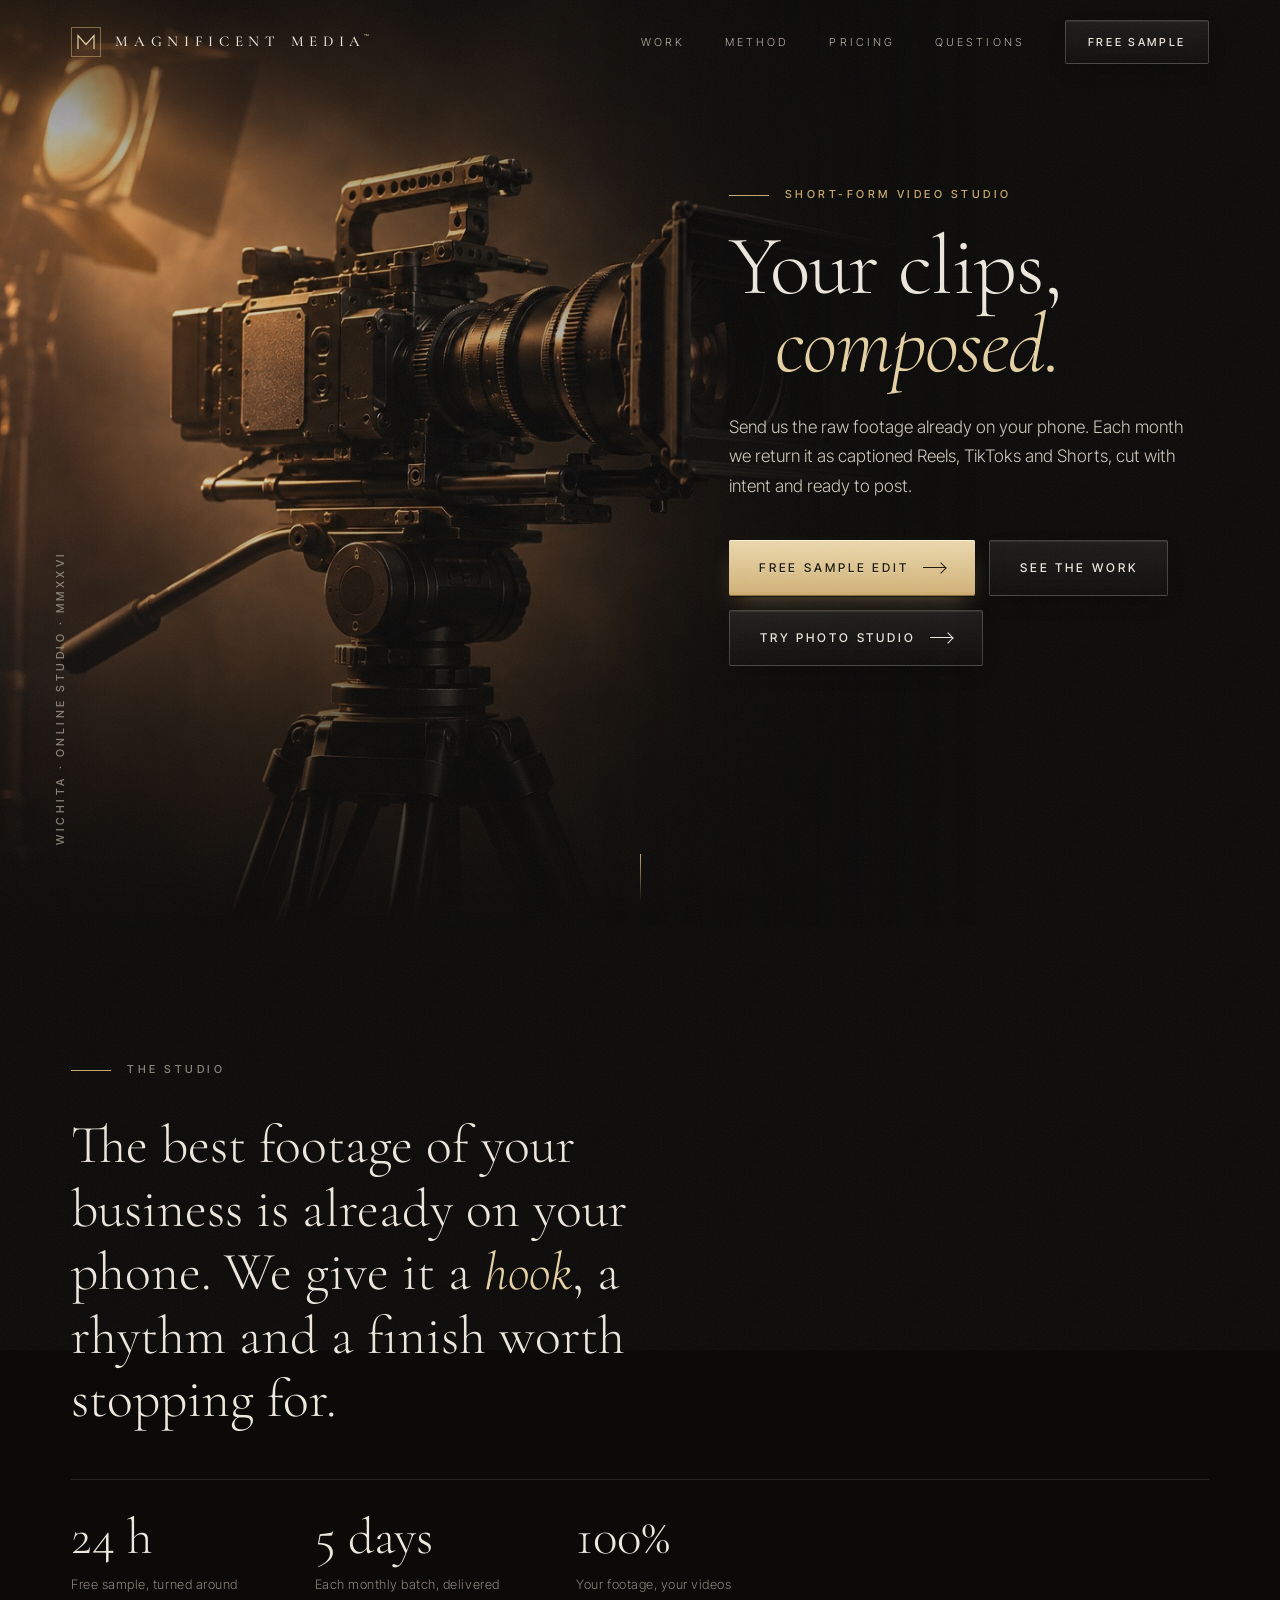
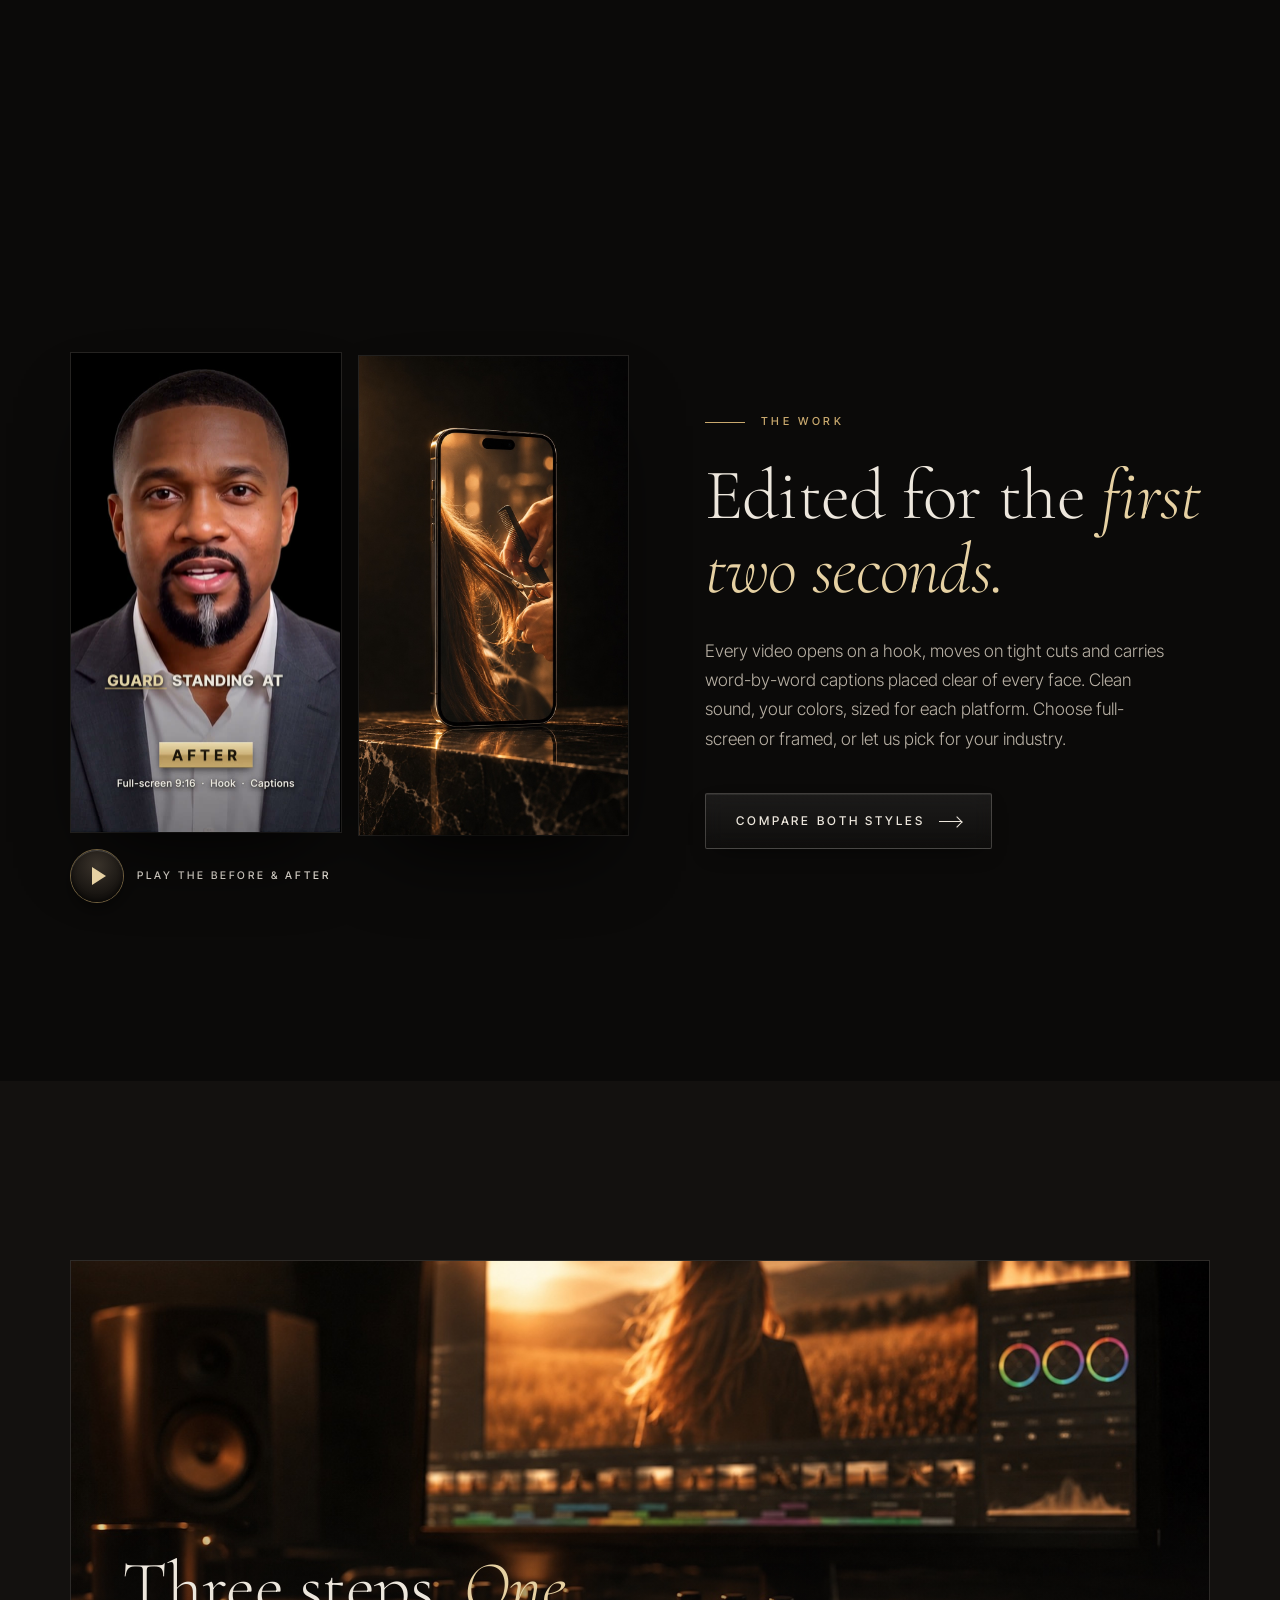
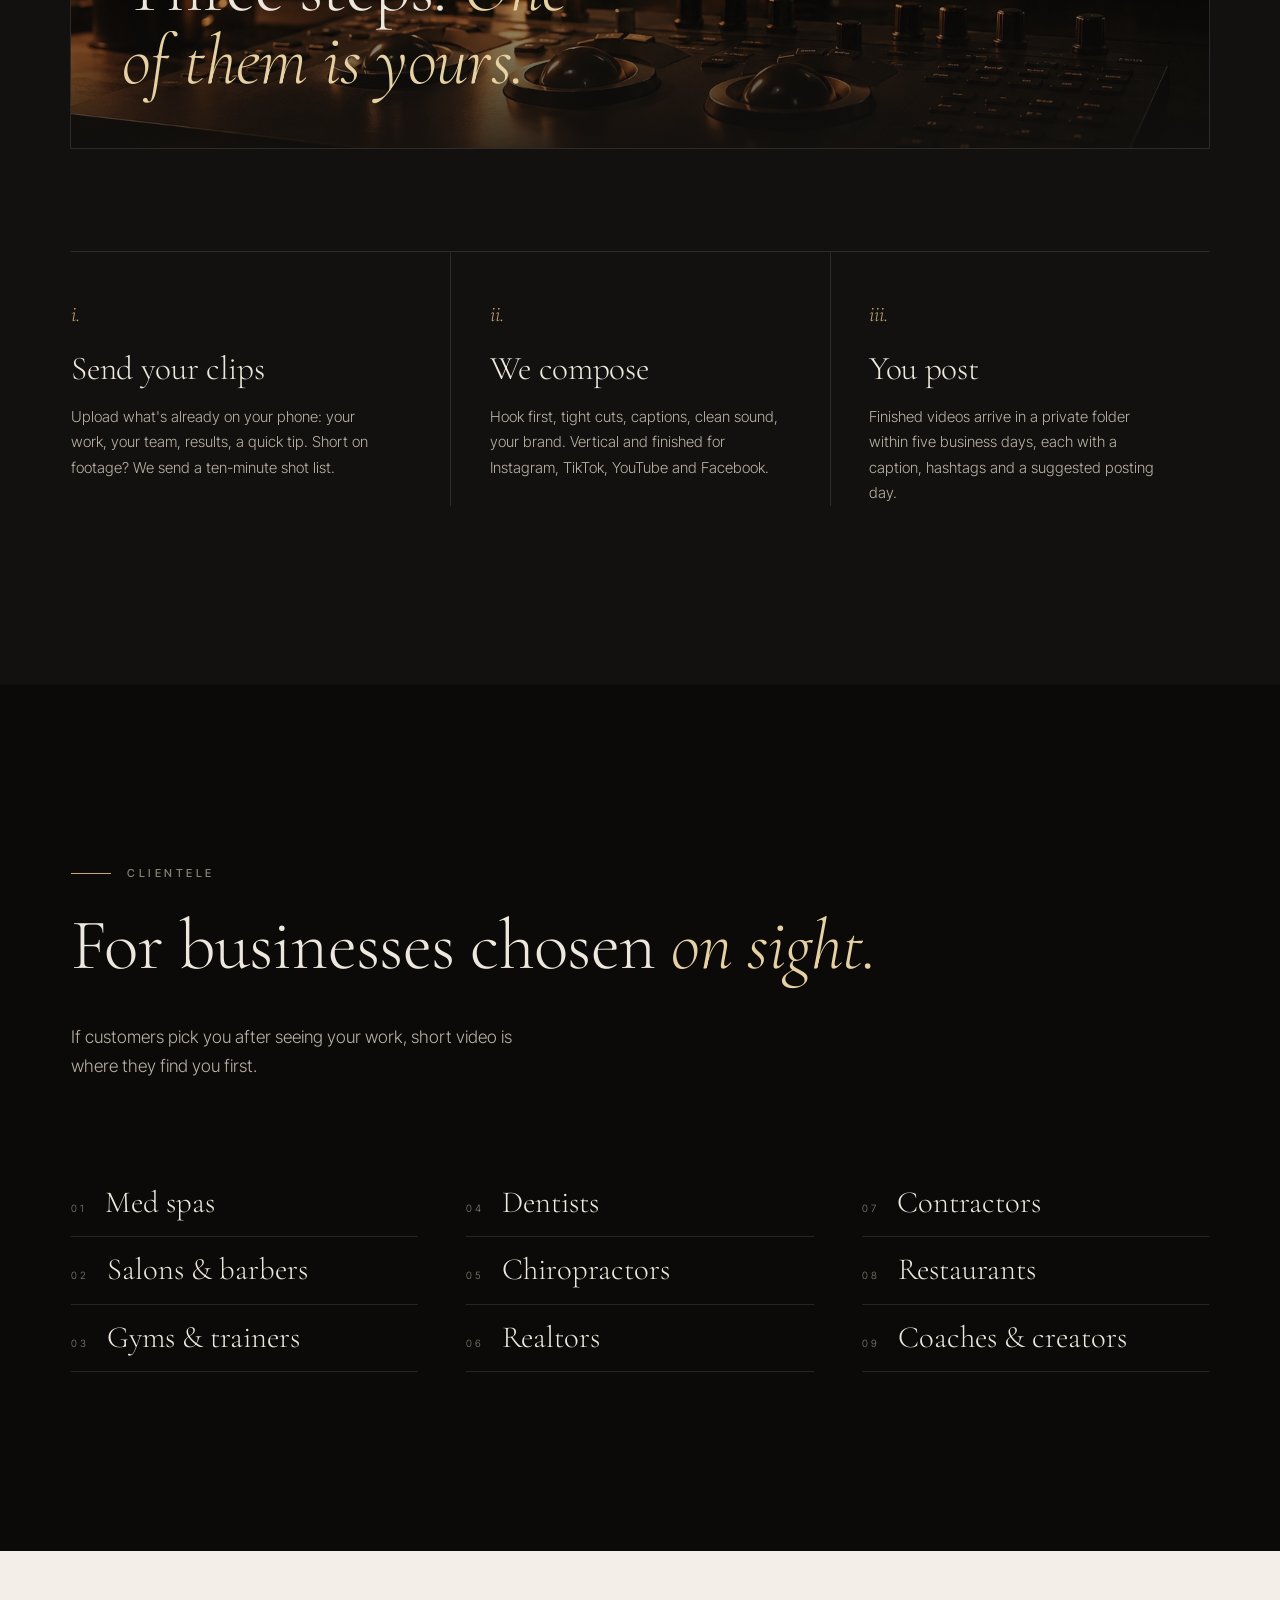
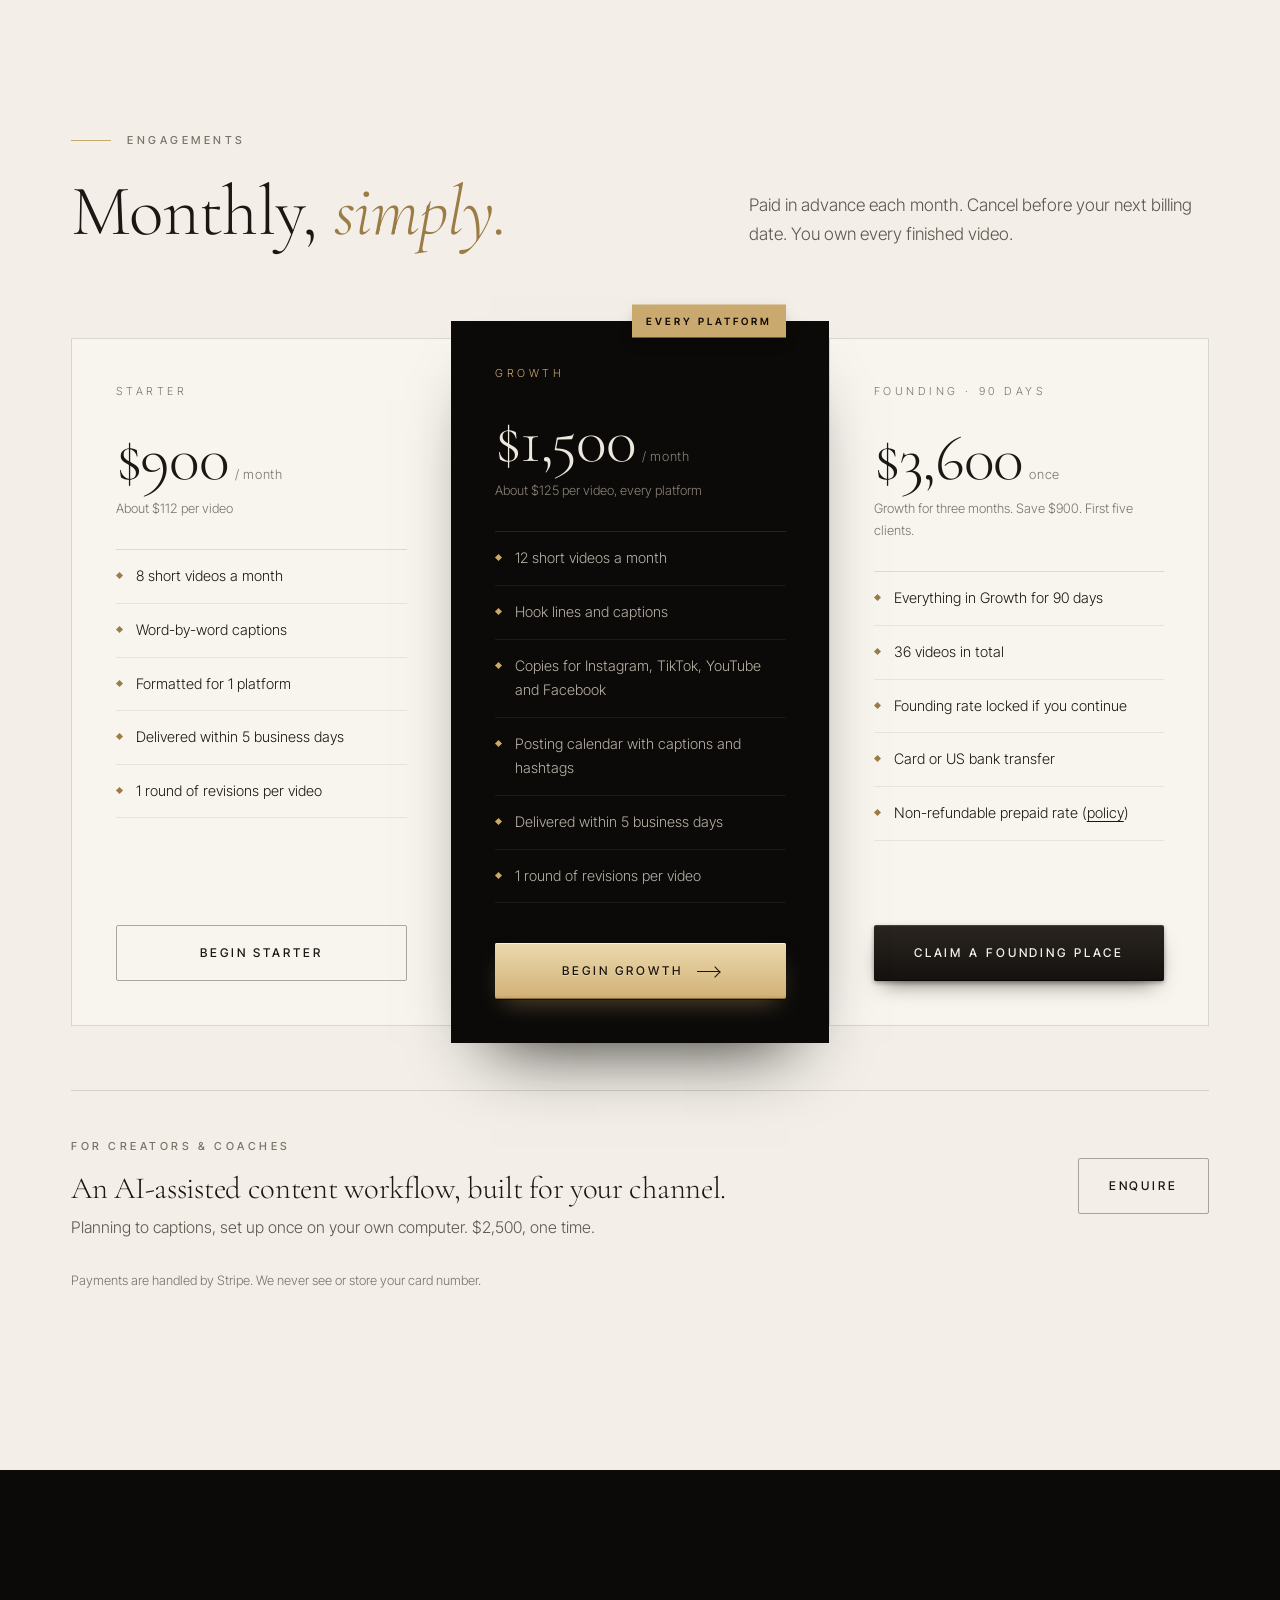
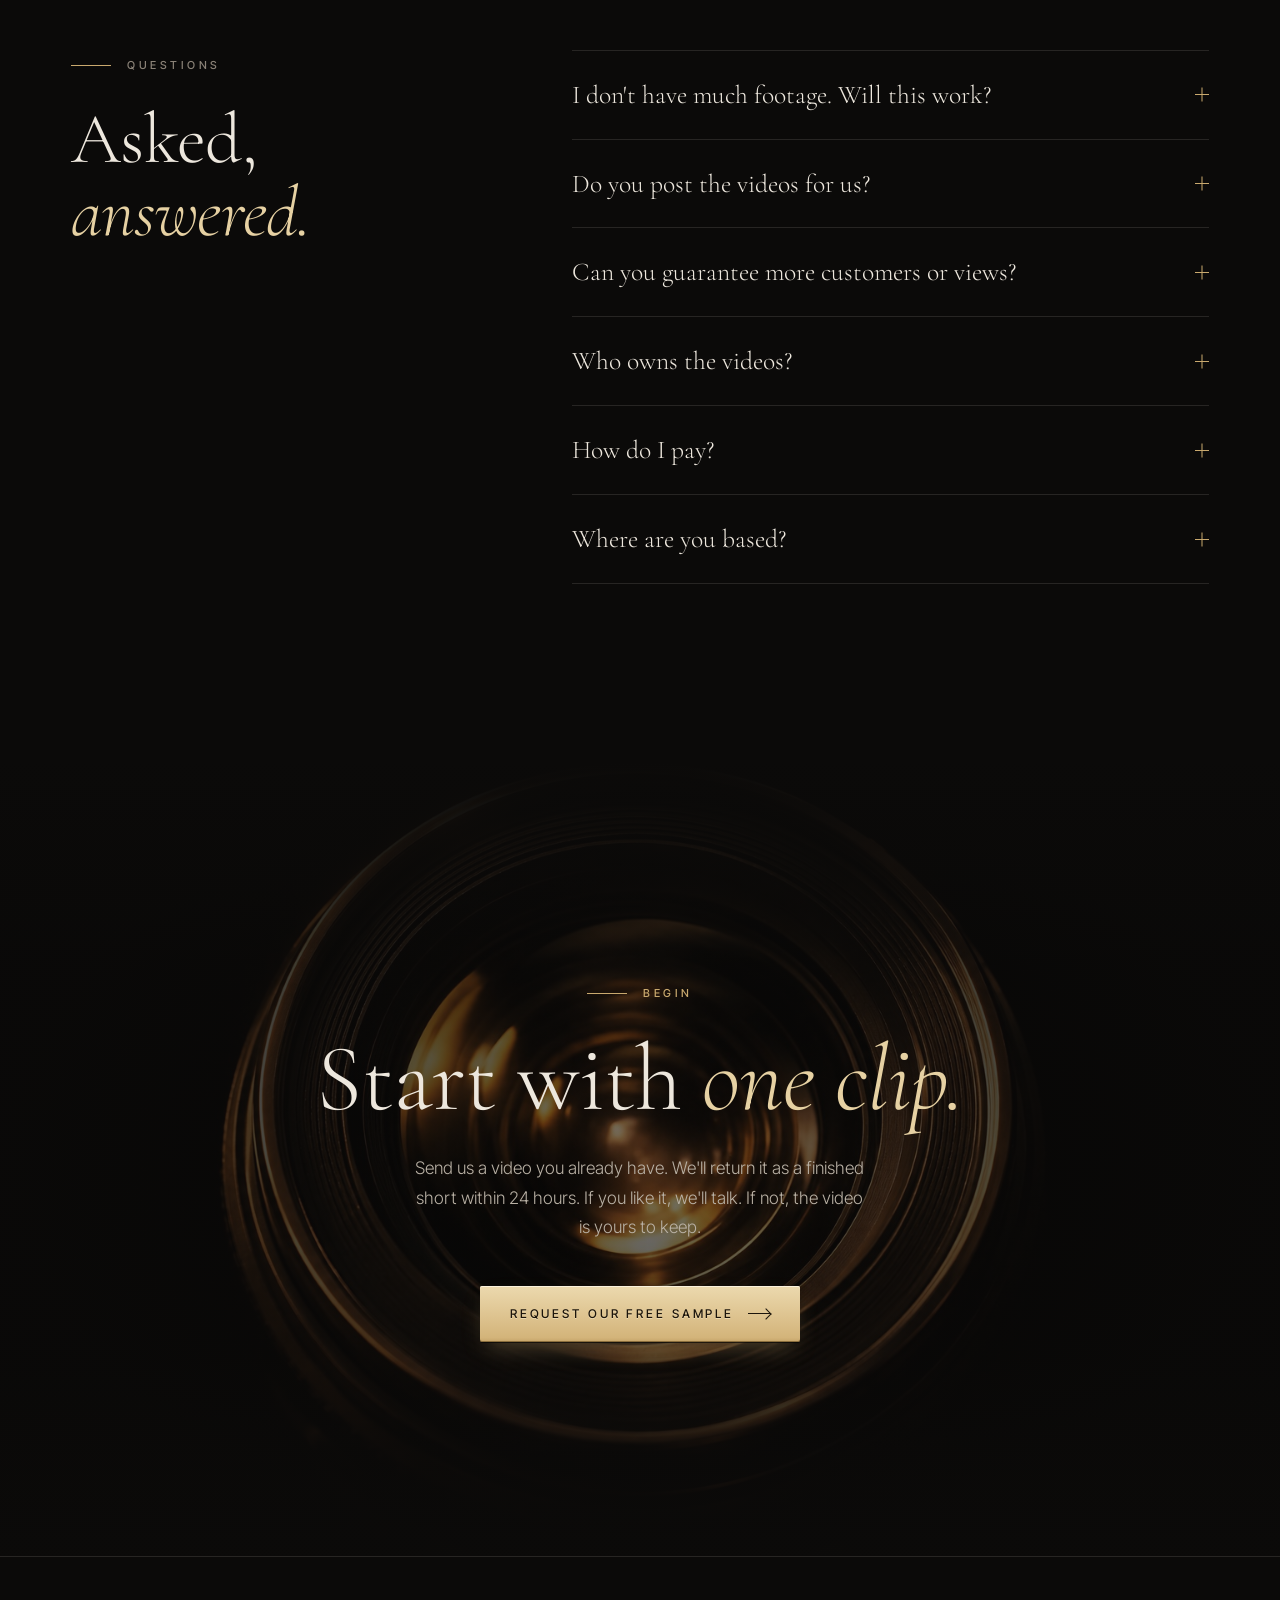
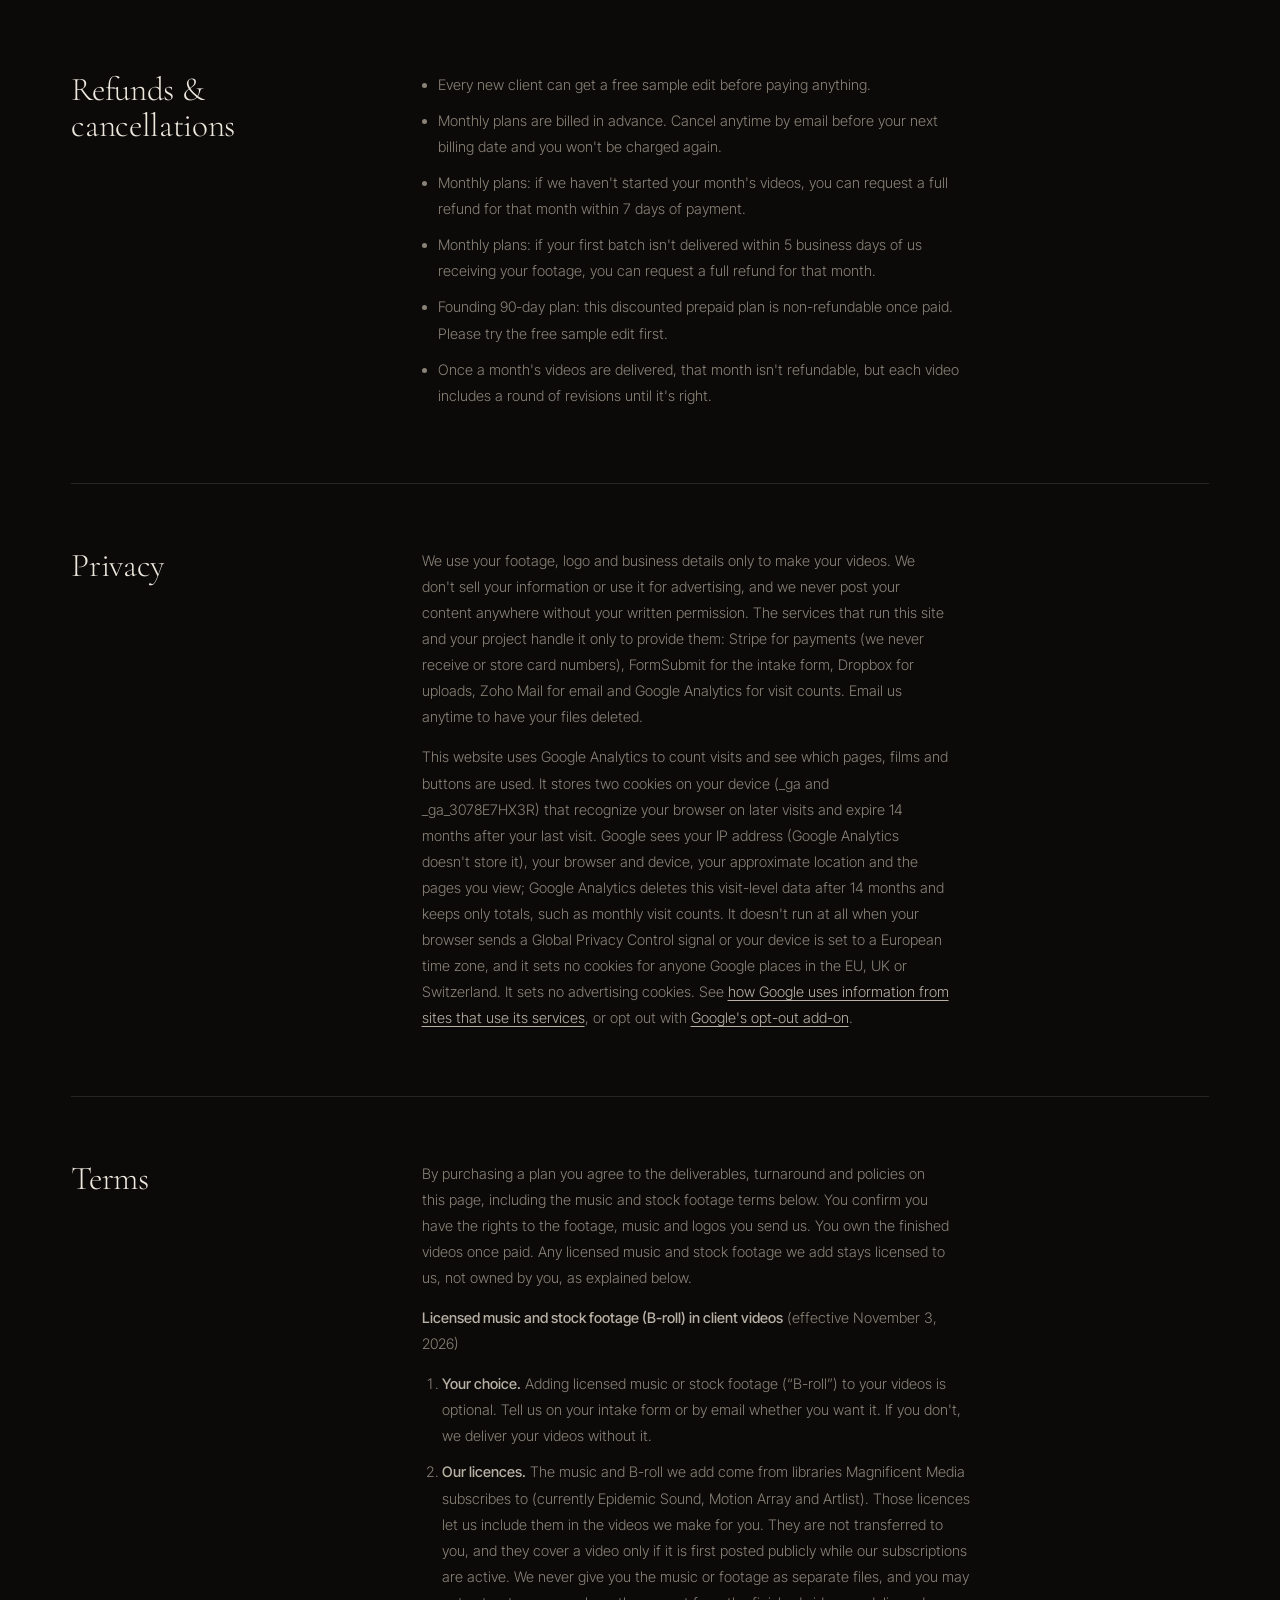
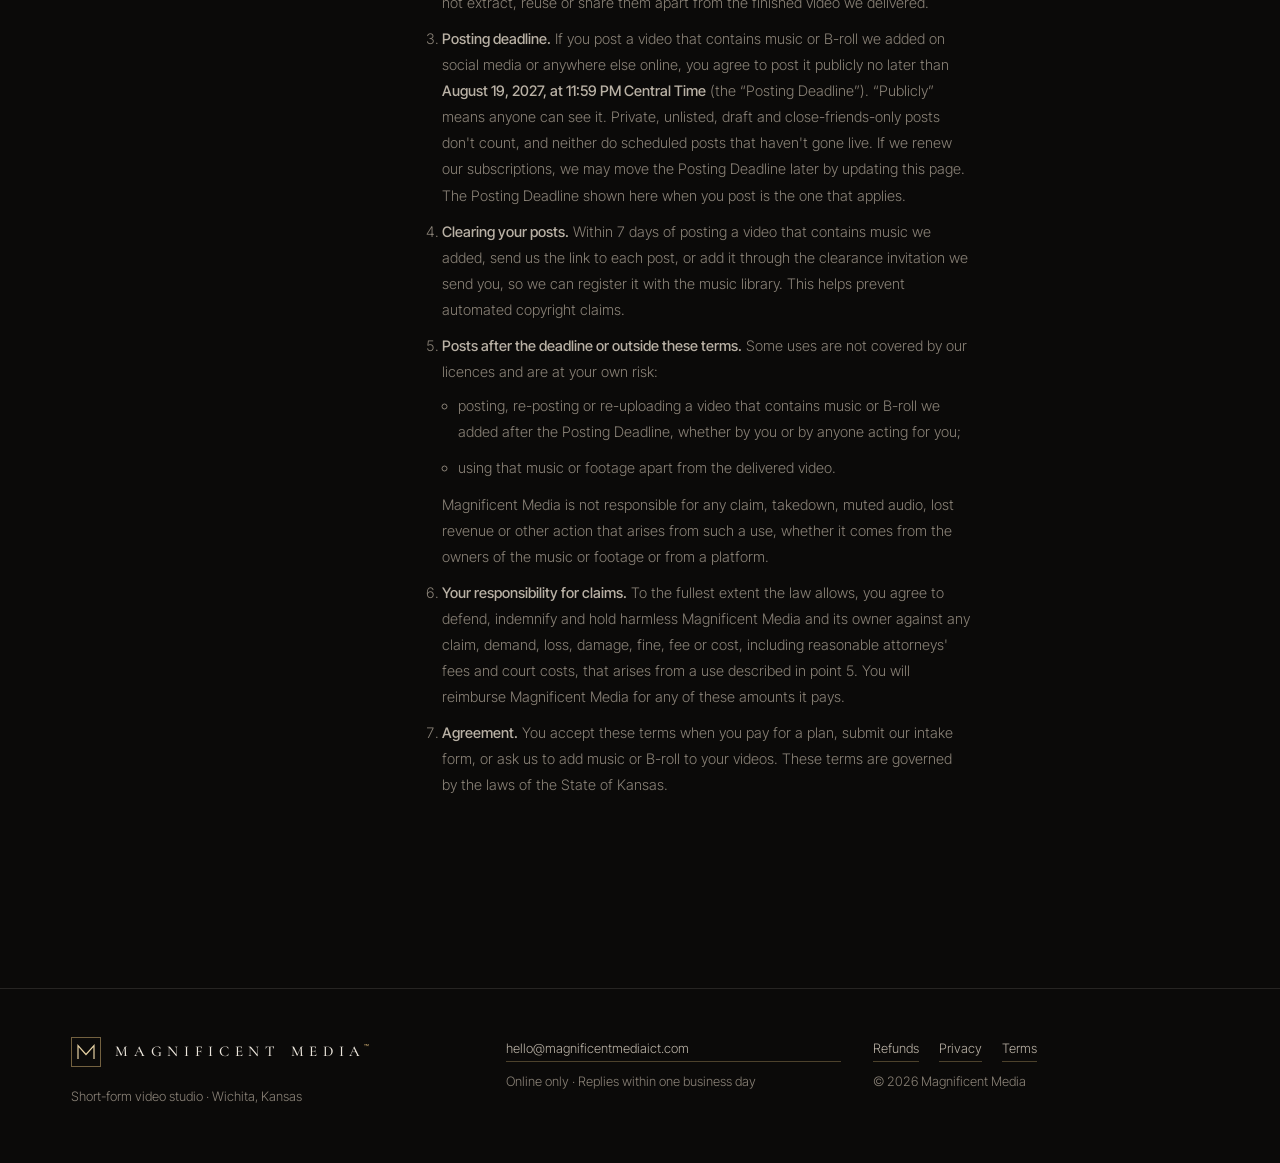
<file: index.html>
<!doctype html>
<html lang="en">
<head>
<meta charset="utf-8">
<meta name="viewport" content="width=device-width, initial-scale=1">
<script src="/assets/analytics.js?v=3" async></script>
<title>Magnificent Media | Short-form film for local businesses</title>
<link rel="canonical" href="https://magnificentmediaict.com/">
<meta name="description" content="Magnificent Media composes the clips already on your phone into captioned Reels, TikToks and Shorts every month. A done-for-you short-form video studio in Wichita, Kansas.">
<meta property="og:title" content="Magnificent Media">
<meta property="og:description" content="Your clips, composed. Short-form video for local businesses.">
<meta property="og:image" content="https://magnificentmediaict.com/media/hero-camera.jpg">
<meta name="theme-color" content="#0b0a09">
<link rel="icon" href="data:image/svg+xml,%3Csvg xmlns='http://www.w3.org/2000/svg' viewBox='0 0 64 64'%3E%3Crect width='64' height='64' fill='%230b0a09'/%3E%3Cpath d='M14 46V18l18 20 18-20v28' fill='none' stroke='%23c9a96e' stroke-width='3'/%3E%3C/svg%3E">
<link rel="preconnect" href="https://fonts.googleapis.com">
<link rel="preconnect" href="https://fonts.gstatic.com" crossorigin>
<link href="https://fonts.googleapis.com/css2?family=Cormorant+Garamond:ital,wght@0,300;0,400;0,500;1,300;1,400&family=Inter+Tight:wght@300;400;500;600&display=swap" rel="stylesheet">
<link rel="stylesheet" href="/assets/luxe.css?v=6">
<style>
  /* Hero */
  .hero { position: relative; min-height: 100svh; display: flex; align-items: flex-end; overflow: hidden; }
  .hero-media { position: absolute; inset: 0 18% 0 0; overflow: hidden; /* clip the opening zoom */
    /* the photo itself fades to nothing well before its edge, so no seam can show against the page (zoom unchanged) */
    -webkit-mask-image: linear-gradient(90deg, #000 0%, #000 56%, transparent 93%); mask-image: linear-gradient(90deg, #000 0%, #000 56%, transparent 93%); }
  .hero-media img { width: 100%; height: 100%; object-fit: cover; object-position: 0% 50%; transform: scale(1.06); transform-origin: 20% 50%; animation: settle 2.8s cubic-bezier(.2,.7,.2,1) forwards; }
  @keyframes settle { to { transform: scale(1); } }
  .hero-media::after {
    content: ""; position: absolute; inset: 0;
    background:
      linear-gradient(90deg, rgba(11,10,9,.1) 0%, rgba(11,10,9,.25) 50%, rgba(11,10,9,.85) 88%, var(--ink) 100%),
      linear-gradient(0deg, var(--ink) 0%, rgba(11,10,9,0) 45%),
      linear-gradient(180deg, rgba(11,10,9,.6) 0%, rgba(11,10,9,0) 25%);
  }
  .hero-inner { position: relative; width: 100%; padding-bottom: clamp(56px, 9vh, 110px); display: grid; grid-template-columns: 1fr minmax(0, 480px); gap: 40px; }
  .hero-copy { grid-column: 2; }
  .hero h1 { font-size: clamp(54px, 6.6vw, 104px); line-height: .92; margin: 22px 0 28px; }
  .hero h1 em { display: block; padding-left: .55em; }
  .hero .body-lg { margin-bottom: 40px; color: #cfc7bb; }
  .hero-ctas { display: flex; gap: 14px; flex-wrap: wrap; }
  .hero-ctas-2 { margin-top: 14px; }
  .hero-meta { position: absolute; left: var(--gutter); bottom: clamp(56px, 9vh, 110px); display: flex; flex-direction: column; gap: 10px; }
  .hero-meta .label { writing-mode: vertical-rl; transform: rotate(180deg); }
  .scroll-cue { position: absolute; left: 50%; bottom: 24px; width: 1px; height: 48px; background: linear-gradient(var(--gold), transparent); animation: cue 2.4s ease-in-out infinite; }
  @keyframes cue { 0%,100%{opacity:.25; transform:scaleY(.6); transform-origin: top} 50%{opacity:1; transform:scaleY(1)} }

  /* Sections */
  section { position: relative; padding: clamp(96px, 14vw, 180px) 0; }
  .section-head { display: flex; justify-content: space-between; align-items: end; gap: 40px; margin-bottom: clamp(48px, 7vw, 96px); flex-wrap: wrap; }
  .section-head .label { display: block; margin-bottom: 26px; }

  /* Statement */
  .statement { padding-top: clamp(80px, 10vw, 140px); }
  .statement p.big { font-family: var(--serif); font-weight: 300; font-size: clamp(30px, 4.2vw, 58px); line-height: 1.18; max-width: 22ch; }
  .statement p.big em { color: var(--gold-hi); }
  .statement .aside { margin-top: 48px; display: flex; gap: clamp(32px, 6vw, 96px); flex-wrap: wrap; border-top: 1px solid var(--line); padding-top: 32px; }
  .fact .n { font-family: var(--serif); font-size: clamp(40px, 4vw, 56px); line-height: 1; color: var(--ivory); }
  .fact .t { margin-top: 10px; font-size: 13px; color: var(--stone); letter-spacing: .04em; }

  /* Work */
  .work-grid { display: grid; grid-template-columns: 1.05fr .95fr; gap: clamp(32px, 6vw, 100px); align-items: center; }
  .work-visual { position: relative; display: grid; grid-template-columns: 1fr 1fr; gap: 18px; align-items: end; }
  .frame.offset { transform: translateY(-14%); }
  .work-visual .col { display: flex; flex-direction: column; }
  .work-copy h2 { margin: 26px 0 30px; }
  .work-copy .body-lg { margin-bottom: 40px; }

  /* Method */
  .method { background: var(--ink-2); }
  .method-hero { position: relative; aspect-ratio: 21/9; overflow: hidden; margin-bottom: clamp(56px, 8vw, 110px); box-shadow: 0 0 0 1px var(--line); }
  .method-hero img { width: 100%; height: 100%; object-fit: cover; }
  .method-hero::after { content: ""; position: absolute; inset: 0; background: linear-gradient(0deg, rgba(19,17,15,.85), rgba(19,17,15,0) 55%); }
  .method-hero h2 { position: absolute; left: clamp(20px, 4vw, 56px); bottom: clamp(20px, 4vw, 52px); z-index: 1; max-width: 14ch; }
  .steps { display: grid; grid-template-columns: repeat(3, 1fr); border-top: 1px solid var(--line); }
  .step { padding: 44px clamp(0px, 3vw, 44px) 0 0; }
  .step + .step { border-left: 1px solid var(--line); padding-left: clamp(20px, 3vw, 44px); }
  .step .num { font-family: var(--serif); font-style: italic; font-size: 22px; color: var(--gold); }
  .step h3 { margin: 18px 0 16px; }
  .step p { color: var(--ivory-dim); font-size: 15px; max-width: 34ch; }

  /* Clientele */
  .clientele-list { list-style: none; margin: 0; padding: 0; columns: 3; column-gap: 48px; }
  .clientele-list li { font-family: var(--serif); font-size: clamp(24px, 2.4vw, 34px); line-height: 1.25; padding: 14px 0; border-bottom: 1px solid var(--line); break-inside: avoid; display: flex; gap: 18px; align-items: baseline; }
  .clientele-list li span { font-family: var(--sans); font-size: 10px; letter-spacing: .3em; color: var(--stone); }

  /* Pricing on bone */
  .pricing { background: var(--bone); color: var(--bone-ink); }
  .pricing .label { color: #7b7368; }
  .pricing h2 em { color: var(--gold-lo); }
  .pricing .body-lg { color: #5d564c; }
  .plans { display: grid; grid-template-columns: repeat(3, 1fr); gap: 0; border: 1px solid rgba(26,23,20,.14); background: #f8f5ef; }
  .plan { padding: clamp(32px, 3.4vw, 52px); display: flex; flex-direction: column; position: relative; }
  .plan + .plan { border-left: 1px solid rgba(26,23,20,.14); }
  .plan.featured { background: var(--ink); color: var(--ivory); box-shadow: 0 40px 70px -40px rgba(11,10,9,.9); margin: -18px 0; z-index: 1; }
  .plan .tier { font-size: 11px; letter-spacing: .32em; text-transform: uppercase; color: #7b7368; }
  .plan.featured .tier { color: var(--gold); }
  .plan .price { font-family: var(--serif); font-weight: 300; font-size: clamp(54px, 5vw, 76px); line-height: 1; margin: 26px 0 6px; letter-spacing: -.02em; }
  .plan .price small { font-family: var(--sans); font-size: 13px; letter-spacing: .06em; color: #7b7368; margin-left: 6px; }
  .plan.featured .price small { color: var(--stone); }
  .plan .per { font-size: 13px; color: #7b7368; margin-bottom: 30px; }
  .plan.featured .per { color: var(--stone); }
  .plan ul { list-style: none; padding: 0; margin: 0 0 40px; flex: 1; border-top: 1px solid rgba(26,23,20,.12); }
  .plan.featured ul { border-top-color: var(--line); }
  .plan li { position: relative; padding: 14px 0 14px 20px; border-bottom: 1px solid rgba(26,23,20,.08); font-size: 14.5px; }
  .plan.featured li { border-bottom-color: rgba(237,231,221,.07); color: var(--ivory-dim); }
  .plan li::before { content: ""; position: absolute; left: 1px; top: 23px; width: 5px; height: 5px; transform: rotate(45deg); background: var(--gold-lo); }
  .plan.featured li::before { background: var(--gold); }
  .plan .btn { width: 100%; }
  .plan a.inline { text-decoration: underline; text-underline-offset: 3px; }
  .ribbon { position: absolute; top: 0; right: clamp(32px, 3.4vw, 52px); transform: translateY(-50%); background: var(--gold); color: var(--ink); font-size: 10px; letter-spacing: .3em; text-transform: uppercase; padding: 8px 14px; font-weight: 600; box-shadow: 0 6px 16px -6px rgba(0,0,0,.5); }
  .addon { margin-top: 64px; display: grid; grid-template-columns: 1fr auto; gap: 32px; align-items: center; padding-top: 40px; border-top: 1px solid rgba(26,23,20,.14); }
  .addon h3 { font-size: clamp(26px, 2.4vw, 32px); }
  .addon p { color: #5d564c; margin-top: 8px; max-width: 60ch; }
  .note { margin-top: 28px; font-size: 13px; color: #7b7368; }

  /* FAQ */
  .faq-grid { display: grid; grid-template-columns: .8fr 1.2fr; gap: clamp(32px, 6vw, 100px); }
  /* Closing CTA */
  .closing { position: relative; padding: 0; overflow: hidden; }
  .closing-media { position: relative; min-height: 88svh; display: grid; place-items: center; text-align: center; }
  .closing-media img { position: absolute; inset: 0; width: 100%; height: 100%; object-fit: cover; }
  .closing-media::before { content: ""; position: absolute; inset: 0; z-index: 1; background: radial-gradient(ellipse at center, rgba(11,10,9,.55) 0%, rgba(11,10,9,.88) 70%), linear-gradient(180deg, var(--ink), rgba(11,10,9,0) 25%, rgba(11,10,9,0) 75%, var(--ink)); }
  .closing-inner { position: relative; z-index: 2; padding: 120px var(--gutter); }
  .closing h2 { font-size: clamp(48px, 7.4vw, 112px); margin: 26px 0 26px; }
  .closing .body-lg { margin: 0 auto 44px; text-align: center; }

  /* Policies */
  .policies { padding: clamp(80px, 9vw, 120px) 0; border-top: 1px solid var(--line); }
  .policy-grid { display: block; }
  .policy-grid > div { display: grid; grid-template-columns: minmax(0, .38fr) minmax(0, 1fr); gap: clamp(20px, 4vw, 64px); padding: clamp(40px, 5vw, 64px) 0; border-top: 1px solid var(--line); position: relative; transition: background .6s; }
  .policy-grid > div:first-child { border-top: 0; padding-top: 0; }
  .policy-grid > div::before { content: ""; position: absolute; left: calc(-1 * clamp(12px, 2vw, 28px)); top: clamp(40px, 5vw, 64px); bottom: clamp(40px, 5vw, 64px); width: 1px; background: var(--gold); opacity: 0; }
  .policy-grid > div:first-child::before { top: 0; }
  .policy-grid > div:target::before { animation: mark 3s ease; }
  @keyframes mark { 0%, 40% { opacity: 1; } 100% { opacity: 0; } }
  .policy-grid h3 { font-size: clamp(26px, 2.6vw, 34px); margin: 0; }
  #terms { min-height: calc(100svh - 440px); } /* room for the last link to scroll its section under the header */
  .policy-grid p, .policy-grid li { color: var(--stone); font-size: 14.5px; line-height: 1.8; max-width: 66ch; }
  .policy-grid p + p { margin-top: 14px; }
  .policy-grid p a { color: var(--ivory-dim); text-decoration: underline; text-underline-offset: 3px; }
  .policy-grid ul, .policy-grid ol { margin: 0; padding-left: 16px; }
  .policy-grid ol { margin-top: 14px; padding-left: 20px; }
  .policy-grid li ul { margin-top: 8px; }
  .policy-grid strong { color: var(--ivory-dim); font-weight: 500; }
  .policy-grid li { margin-bottom: 10px; }

  @media (prefers-reduced-motion: reduce) { .hero-media img, .scroll-cue { animation: none; } }

  /* Responsive */
  @media (max-width: 980px) {
    .hero-inner { grid-template-columns: 1fr; }
    .hero-copy { grid-column: 1; }
    .hero-meta { display: none; }
    .hero-media { inset: 0; -webkit-mask-image: none; mask-image: none; }
    .hero-media img { object-position: 22% 50%; }
    .hero-media::after { background: linear-gradient(0deg, var(--ink) 8%, rgba(11,10,9,.55) 55%, rgba(11,10,9,.35) 100%); }
    .work-grid, .faq-grid { grid-template-columns: 1fr; }
    .work-visual { order: 2; }
    .steps { grid-template-columns: 1fr; }
    .step, .step + .step { border-left: 0; padding: 36px 0; border-bottom: 1px solid var(--line); }
    .clientele-list { columns: 2; }
    .plans { grid-template-columns: 1fr; }
    .plan + .plan { border-left: 0; border-top: 1px solid rgba(26,23,20,.14); }
    .plan.featured { margin: 0; }
    .policy-grid > div { grid-template-columns: 1fr; }
    .method-hero { aspect-ratio: 4/3; }
  }
  @media (max-width: 560px) {
    .hero h1 em { padding-left: .3em; }
    .hero-ctas .btn { width: 100%; }
    .clientele-list { columns: 1; }
    .addon { grid-template-columns: 1fr; }
    .addon .btn { width: 100%; }
    .closing .btn { width: 100%; }
    .frame.offset { transform: translateY(-8%); }
    .ribbon { transform: none; top: 0; }
  }
</style>
</head>
<body>

<header id="hdr">
  <div class="wrap nav">
    <a class="wordmark" href="#top" aria-label="Magnificent Media home">
      <svg viewBox="0 0 30 30" aria-hidden="true"><rect x=".5" y=".5" width="29" height="29" fill="none" stroke="#c9a96e" stroke-opacity=".55"/><path d="M7 22V8.5l8 9 8-9V22" fill="none" stroke="#e6d1a3" stroke-width="1.2"/></svg>
      <span>Magnificent Media</span>
    </a>
    <nav class="nav-links" aria-label="Main">
      <a class="link" href="#work">Work</a>
      <a class="link" href="#method">Method</a>
      <a class="link" href="#pricing">Pricing</a>
      <a class="link" href="#questions">Questions</a>
      <a class="btn btn-glass" href="mailto:hello@magnificentmediaict.com?subject=Free%20sample%20edit">Free sample</a>
    </nav>
  </div>
</header>

<main id="top">

  <section class="hero" aria-label="Introduction">
    <div class="hero-media"><img src="media/hero-camera.jpg" alt="A cinema camera on a tripod in a dark studio, lit by a single warm light" fetchpriority="high"></div>
    <div class="hero-meta"><span class="label">Wichita · Online studio · MMXXVI</span></div>
    <div class="wrap hero-inner">
      <div class="hero-copy">
        <span class="label gold"><span class="rule"></span>Short-form video studio</span>
        <h1>Your clips,<em>composed.</em></h1>
        <p class="body-lg">Send us the raw footage already on your phone. Each month we return it as captioned Reels, TikToks and Shorts, cut with intent and ready to post.</p>
        <div class="hero-ctas">
          <a class="btn btn-gold" href="mailto:hello@magnificentmediaict.com?subject=Free%20sample%20edit&amp;body=Hi%2C%20I'd%20like%20a%20free%20sample%20edit.%20My%20business%20is%3A%20">Free sample edit <span class="arrow"></span></a>
          <a class="btn btn-glass" href="/demo/">See the work</a>
        </div>
        <div class="hero-ctas hero-ctas-2">
          <a class="btn btn-glass" href="/photo-studio/film/" data-ga-location="hero">Try Photo Studio <span class="arrow"></span></a>
        </div>
      </div>
    </div>
    <span class="scroll-cue" aria-hidden="true"></span>
  </section>

  <section class="statement">
    <div class="wrap">
      <span class="label reveal"><span class="rule"></span>The studio</span>
      <p class="big reveal" style="margin-top:32px">The best footage of your business is already on your phone. We give it a <em>hook</em>, a rhythm and a finish worth stopping for.</p>
      <div class="aside reveal">
        <div class="fact"><div class="n">24 h</div><div class="t">Free sample, turned around</div></div>
        <div class="fact"><div class="n">5 days</div><div class="t">Each monthly batch, delivered</div></div>
        <div class="fact"><div class="n">100%</div><div class="t">Your footage, your videos</div></div>
      </div>
    </div>
  </section>

  <section id="work" class="work">
    <div class="wrap work-grid">
      <div class="work-visual reveal">
        <div class="col">
          <div class="frame tall" id="demoFrame">
            <video id="demoVid" src="media/demo-fullscreen.mp4?v=2" poster="media/demo-fullscreen-poster.jpg?v=2" playsinline preload="none" aria-label="Before and after demo, full-screen style"></video>
          </div>
          <button class="play-row" id="playBtn" type="button"><span class="play-btn" aria-hidden="true"></span><span class="play-label">Play the before &amp; after</span></button>
        </div>
        <div class="frame tall offset">
          <img src="media/phone-reel.jpg" alt="A phone on black marble playing a warm-toned video of a stylist at work" loading="lazy">
        </div>
      </div>
      <div class="work-copy">
        <span class="label gold reveal"><span class="rule"></span>The work</span>
        <h2 class="reveal">Edited for the <em>first two seconds.</em></h2>
        <p class="body-lg reveal">Every video opens on a hook, moves on tight cuts and carries word-by-word captions placed clear of every face. Clean sound, your colors, sized for each platform. Choose full-screen or framed, or let us pick for your industry.</p>
        <a class="btn btn-glass reveal" href="/demo/">Compare both styles <span class="arrow"></span></a>
      </div>
    </div>
  </section>

  <section id="method" class="method">
    <div class="wrap">
      <div class="method-hero reveal">
        <img src="media/edit-suite.jpg" alt="A dark editing suite lit by the glow of a monitor" loading="lazy">
        <h2>Three steps. <em>One of them is yours.</em></h2>
      </div>
      <div class="steps">
        <div class="step reveal">
          <span class="num">i.</span>
          <h3>Send your clips</h3>
          <p>Upload what's already on your phone: your work, your team, results, a quick tip. Short on footage? We send a ten-minute shot list.</p>
        </div>
        <div class="step reveal">
          <span class="num">ii.</span>
          <h3>We compose</h3>
          <p>Hook first, tight cuts, captions, clean sound, your brand. Vertical and finished for Instagram, TikTok, YouTube and Facebook.</p>
        </div>
        <div class="step reveal">
          <span class="num">iii.</span>
          <h3>You post</h3>
          <p>Finished videos arrive in a private folder within five business days, each with a caption, hashtags and a suggested posting day.</p>
        </div>
      </div>
    </div>
  </section>

  <section class="clientele">
    <div class="wrap">
      <div class="section-head">
        <div>
          <span class="label reveal"><span class="rule"></span>Clientele</span>
          <h2 class="reveal">For businesses chosen <em>on sight.</em></h2>
        </div>
        <p class="body-lg reveal">If customers pick you after seeing your work, short video is where they find you first.</p>
      </div>
      <ul class="clientele-list reveal">
        <li><span>01</span>Med spas</li>
        <li><span>02</span>Salons &amp; barbers</li>
        <li><span>03</span>Gyms &amp; trainers</li>
        <li><span>04</span>Dentists</li>
        <li><span>05</span>Chiropractors</li>
        <li><span>06</span>Realtors</li>
        <li><span>07</span>Contractors</li>
        <li><span>08</span>Restaurants</li>
        <li><span>09</span>Coaches &amp; creators</li>
      </ul>
    </div>
  </section>

  <section id="pricing" class="pricing">
    <div class="wrap">
      <div class="section-head">
        <div>
          <span class="label"><span class="rule"></span>Engagements</span>
          <h2>Monthly, <em>simply.</em></h2>
        </div>
        <p class="body-lg">Paid in advance each month. Cancel before your next billing date. You own every finished video.</p>
      </div>
      <div class="plans">
        <div class="plan">
          <span class="tier">Starter</span>
          <div class="price">$900<small>/ month</small></div>
          <div class="per">About $112 per video</div>
          <ul>
            <li>8 short videos a month</li>
            <li>Word-by-word captions</li>
            <li>Formatted for 1 platform</li>
            <li>Delivered within 5 business days</li>
            <li>1 round of revisions per video</li>
          </ul>
          <a class="btn btn-outline-ink" href="mailto:hello@magnificentmediaict.com?subject=Starter%20plan">Begin Starter</a>
        </div>
        <div class="plan featured">
          <span class="ribbon">Every platform</span>
          <span class="tier">Growth</span>
          <div class="price">$1,500<small>/ month</small></div>
          <div class="per">About $125 per video, every platform</div>
          <ul>
            <li>12 short videos a month</li>
            <li>Hook lines and captions</li>
            <li>Copies for Instagram, TikTok, YouTube and Facebook</li>
            <li>Posting calendar with captions and hashtags</li>
            <li>Delivered within 5 business days</li>
            <li>1 round of revisions per video</li>
          </ul>
          <a class="btn btn-gold" href="mailto:hello@magnificentmediaict.com?subject=Growth%20plan">Begin Growth <span class="arrow"></span></a>
        </div>
        <div class="plan">
          <span class="tier">Founding · 90 days</span>
          <div class="price">$3,600<small>once</small></div>
          <div class="per">Growth for three months. Save $900. First five clients.</div>
          <ul>
            <li>Everything in Growth for 90 days</li>
            <li>36 videos in total</li>
            <li>Founding rate locked if you continue</li>
            <li>Card or US bank transfer</li>
            <li>Non-refundable prepaid rate (<a class="inline" href="#refunds">policy</a>)</li>
          </ul>
          <a class="btn btn-ink" href="mailto:hello@magnificentmediaict.com?subject=Founding%2090-day%20plan">Claim a founding place</a>
        </div>
      </div>
      <div class="addon">
        <div>
          <span class="label">For creators &amp; coaches</span>
          <h3 style="margin-top:14px">An AI-assisted content workflow, built for your channel.</h3>
          <p>Planning to captions, set up once on your own computer. $2,500, one time.</p>
        </div>
        <a class="btn btn-outline-ink" href="mailto:hello@magnificentmediaict.com?subject=Creator%20workflow%20setup">Enquire</a>
      </div>
      <p class="note">Payments are handled by Stripe. We never see or store your card number.</p>
    </div>
  </section>

  <section id="questions">
    <div class="wrap faq-grid">
      <div>
        <span class="label reveal"><span class="rule"></span>Questions</span>
        <h2 class="reveal" style="margin-top:26px">Asked, <em>answered.</em></h2>
      </div>
      <div class="reveal">
        <details>
          <summary>I don't have much footage. Will this work?<span class="pm"></span></summary>
          <p>Yes. Most businesses have more than they think. We'll send a shot list of ten quick clips you can film on your phone in about ten minutes.</p>
        </details>
        <details>
          <summary>Do you post the videos for us?<span class="pm"></span></summary>
          <p>We deliver finished videos with captions, hashtags and a suggested schedule, so posting takes seconds. Growth clients get copies tuned for each platform.</p>
        </details>
        <details>
          <summary>Can you guarantee more customers or views?<span class="pm"></span></summary>
          <p>No one honestly can. What we guarantee is the work: the number of videos, the quality and on-time delivery. Consistent, well-edited video gives you the best chance.</p>
        </details>
        <details>
          <summary>Who owns the videos?<span class="pm"></span></summary>
          <p>You do. Your footage and finished videos are yours. We never share or post them anywhere without your written permission.</p>
        </details>
        <details>
          <summary>How do I pay?<span class="pm"></span></summary>
          <p>Through a secure Stripe payment link, by card or US bank transfer. We never see or store your card number.</p>
        </details>
        <details>
          <summary>Where are you based?<span class="pm"></span></summary>
          <p>We're an online studio based in Wichita, Kansas, working with businesses across the metro and anywhere in the US. Everything happens by email and shared folders.</p>
        </details>
      </div>
    </div>
  </section>

  <section class="closing" aria-label="Free sample">
    <div class="closing-media">
      <img src="media/lens.jpg" alt="" loading="lazy">
      <div class="closing-inner">
        <span class="label gold"><span class="rule"></span>Begin</span>
        <h2>Start with <em>one clip.</em></h2>
        <p class="body-lg">Send us a video you already have. We'll return it as a finished short within 24 hours. If you like it, we'll talk. If not, the video is yours to keep.</p>
        <a class="btn btn-gold" href="mailto:hello@magnificentmediaict.com?subject=Free%20sample%20edit&amp;body=Hi%2C%20I'd%20like%20a%20free%20sample%20edit.%20My%20business%20is%3A%20">Request our free sample <span class="arrow"></span></a>
      </div>
    </div>
  </section>

  <section id="policies" class="policies">
    <div class="wrap policy-grid">
      <div id="refunds">
        <h3>Refunds &amp; cancellations</h3>
        <ul class="policy-body">
          <li>Every new client can get a free sample edit before paying anything.</li>
          <li>Monthly plans are billed in advance. Cancel anytime by email before your next billing date and you won't be charged again.</li>
          <li>Monthly plans: if we haven't started your month's videos, you can request a full refund for that month within 7 days of payment.</li>
          <li>Monthly plans: if your first batch isn't delivered within 5 business days of us receiving your footage, you can request a full refund for that month.</li>
          <li>Founding 90-day plan: this discounted prepaid plan is non-refundable once paid. Please try the free sample edit first.</li>
          <li>Once a month's videos are delivered, that month isn't refundable, but each video includes a round of revisions until it's right.</li>
        </ul>
      </div>
      <div id="privacy">
        <h3>Privacy</h3>
        <div class="policy-body">
          <p>We use your footage, logo and business details only to make your videos. We don't sell your information or use it for advertising, and we never post your content anywhere without your written permission. The services that run this site and your project handle it only to provide them: Stripe for payments (we never receive or store card numbers), FormSubmit for the intake form, Dropbox for uploads, Zoho Mail for email and Google Analytics for visit counts. Email us anytime to have your files deleted.</p>
          <p>This website uses Google Analytics to count visits and see which pages, films and buttons are used. It stores two cookies on your device (_ga and _ga_3078E7HX3R) that recognize your browser on later visits and expire 14 months after your last visit. Google sees your IP address (Google Analytics doesn't store it), your browser and device, your approximate location and the pages you view; Google Analytics deletes this visit-level data after 14 months and keeps only totals, such as monthly visit counts. It doesn't run at all when your browser sends a Global Privacy Control signal or your device is set to a European time zone, and it sets no cookies for anyone Google places in the EU, UK or Switzerland. It sets no advertising cookies. See <a href="https://policies.google.com/technologies/partner-sites">how Google uses information from sites that use its services</a>, or opt out with <a href="https://tools.google.com/dlpage/gaoptout">Google's opt-out add-on</a>.</p>
        </div>
      </div>
      <div id="terms">
        <h3>Terms</h3>
        <div class="policy-body">
          <p>By purchasing a plan you agree to the deliverables, turnaround and policies on this page, including the music and stock footage terms below. You confirm you have the rights to the footage, music and logos you send us. You own the finished videos once paid. Any licensed music and stock footage we add stays licensed to us, not owned by you, as explained below.</p>
          <p id="music-terms"><strong>Licensed music and stock footage (B-roll) in client videos</strong> (effective November 3, 2026)</p>
          <ol>
            <li><strong>Your choice.</strong> Adding licensed music or stock footage (&ldquo;B-roll&rdquo;) to your videos is optional. Tell us on your intake form or by email whether you want it. If you don't, we deliver your videos without it.</li>
            <li><strong>Our licences.</strong> The music and B-roll we add come from libraries Magnificent Media subscribes to (currently Epidemic Sound, Motion Array and Artlist). Those licences let us include them in the videos we make for you. They are not transferred to you, and they cover a video only if it is first posted publicly while our subscriptions are active. We never give you the music or footage as separate files, and you may not extract, reuse or share them apart from the finished video we delivered.</li>
            <li><strong>Posting deadline.</strong> If you post a video that contains music or B-roll we added on social media or anywhere else online, you agree to post it publicly no later than <strong id="posting-deadline">August 19, 2027, at 11:59 PM Central Time</strong> (the &ldquo;Posting Deadline&rdquo;). &ldquo;Publicly&rdquo; means anyone can see it. Private, unlisted, draft and close-friends-only posts don't count, and neither do scheduled posts that haven't gone live. If we renew our subscriptions, we may move the Posting Deadline later by updating this page. The Posting Deadline shown here when you post is the one that applies.</li>
            <li><strong>Clearing your posts.</strong> Within 7 days of posting a video that contains music we added, send us the link to each post, or add it through the clearance invitation we send you, so we can register it with the music library. This helps prevent automated copyright claims.</li>
            <li><strong>Posts after the deadline or outside these terms.</strong> Some uses are not covered by our licences and are at your own risk:
              <ul>
                <li>posting, re-posting or re-uploading a video that contains music or B-roll we added after the Posting Deadline, whether by you or by anyone acting for you;</li>
                <li>using that music or footage apart from the delivered video.</li>
              </ul>
              Magnificent Media is not responsible for any claim, takedown, muted audio, lost revenue or other action that arises from such a use, whether it comes from the owners of the music or footage or from a platform.</li>
            <li><strong>Your responsibility for claims.</strong> To the fullest extent the law allows, you agree to defend, indemnify and hold harmless Magnificent Media and its owner against any claim, demand, loss, damage, fine, fee or cost, including reasonable attorneys' fees and court costs, that arises from a use described in point 5. You will reimburse Magnificent Media for any of these amounts it pays.</li>
            <li><strong>Agreement.</strong> You accept these terms when you pay for a plan, submit our intake form, or ask us to add music or B-roll to your videos. These terms are governed by the laws of the State of Kansas.</li>
          </ol>
        </div>
      </div>
    </div>
  </section>
</main>

<footer>
  <div class="wrap foot">
    <div class="stack">
      <span class="wordmark"><svg viewBox="0 0 30 30" aria-hidden="true"><rect x=".5" y=".5" width="29" height="29" fill="none" stroke="#c9a96e" stroke-opacity=".55"/><path d="M7 22V8.5l8 9 8-9V22" fill="none" stroke="#e6d1a3" stroke-width="1.2"/></svg><span>Magnificent Media</span></span>
      <span style="margin-top:10px">Short-form video studio · Wichita, Kansas</span>
    </div>
    <div class="stack">
      <a href="mailto:hello@magnificentmediaict.com">hello@magnificentmediaict.com</a>
      <span>Online only · Replies within one business day</span>
    </div>
    <div class="stack">
      <span class="links"><a href="#refunds">Refunds</a><a href="#privacy">Privacy</a><a href="#terms">Terms</a></span>
      <span>© 2026 Magnificent Media</span>
    </div>
  </div>
</footer>

<script>
  // Header turns solid after the hero
  const hdr = document.getElementById('hdr');
  const onScroll = () => hdr.classList.toggle('scrolled', window.scrollY > 40);
  onScroll(); window.addEventListener('scroll', onScroll, { passive: true });

  // Gentle reveal on scroll
  const io = 'IntersectionObserver' in window ? new IntersectionObserver((entries) => {
    entries.forEach(e => { if (e.isIntersecting) { e.target.classList.add('in'); io.unobserve(e.target); } });
  }, { threshold: .12, rootMargin: '0px 0px -40px 0px' }) : null;
  document.querySelectorAll('.reveal').forEach(el => io ? io.observe(el) : el.classList.add('in'));

  // Demo player with a real play button
  const vid = document.getElementById('demoVid'), frame = document.getElementById('demoFrame'), btn = document.getElementById('playBtn');
  btn.addEventListener('click', () => { vid.controls = true; vid.play(); });
  vid.addEventListener('play', () => frame.classList.add('playing'));
  vid.addEventListener('pause', () => { if (vid.currentTime === 0 || vid.ended) frame.classList.remove('playing'); });
  vid.addEventListener('ended', () => { frame.classList.remove('playing'); vid.controls = false; vid.currentTime = 0; });
</script>
</body>
</html>
</file>
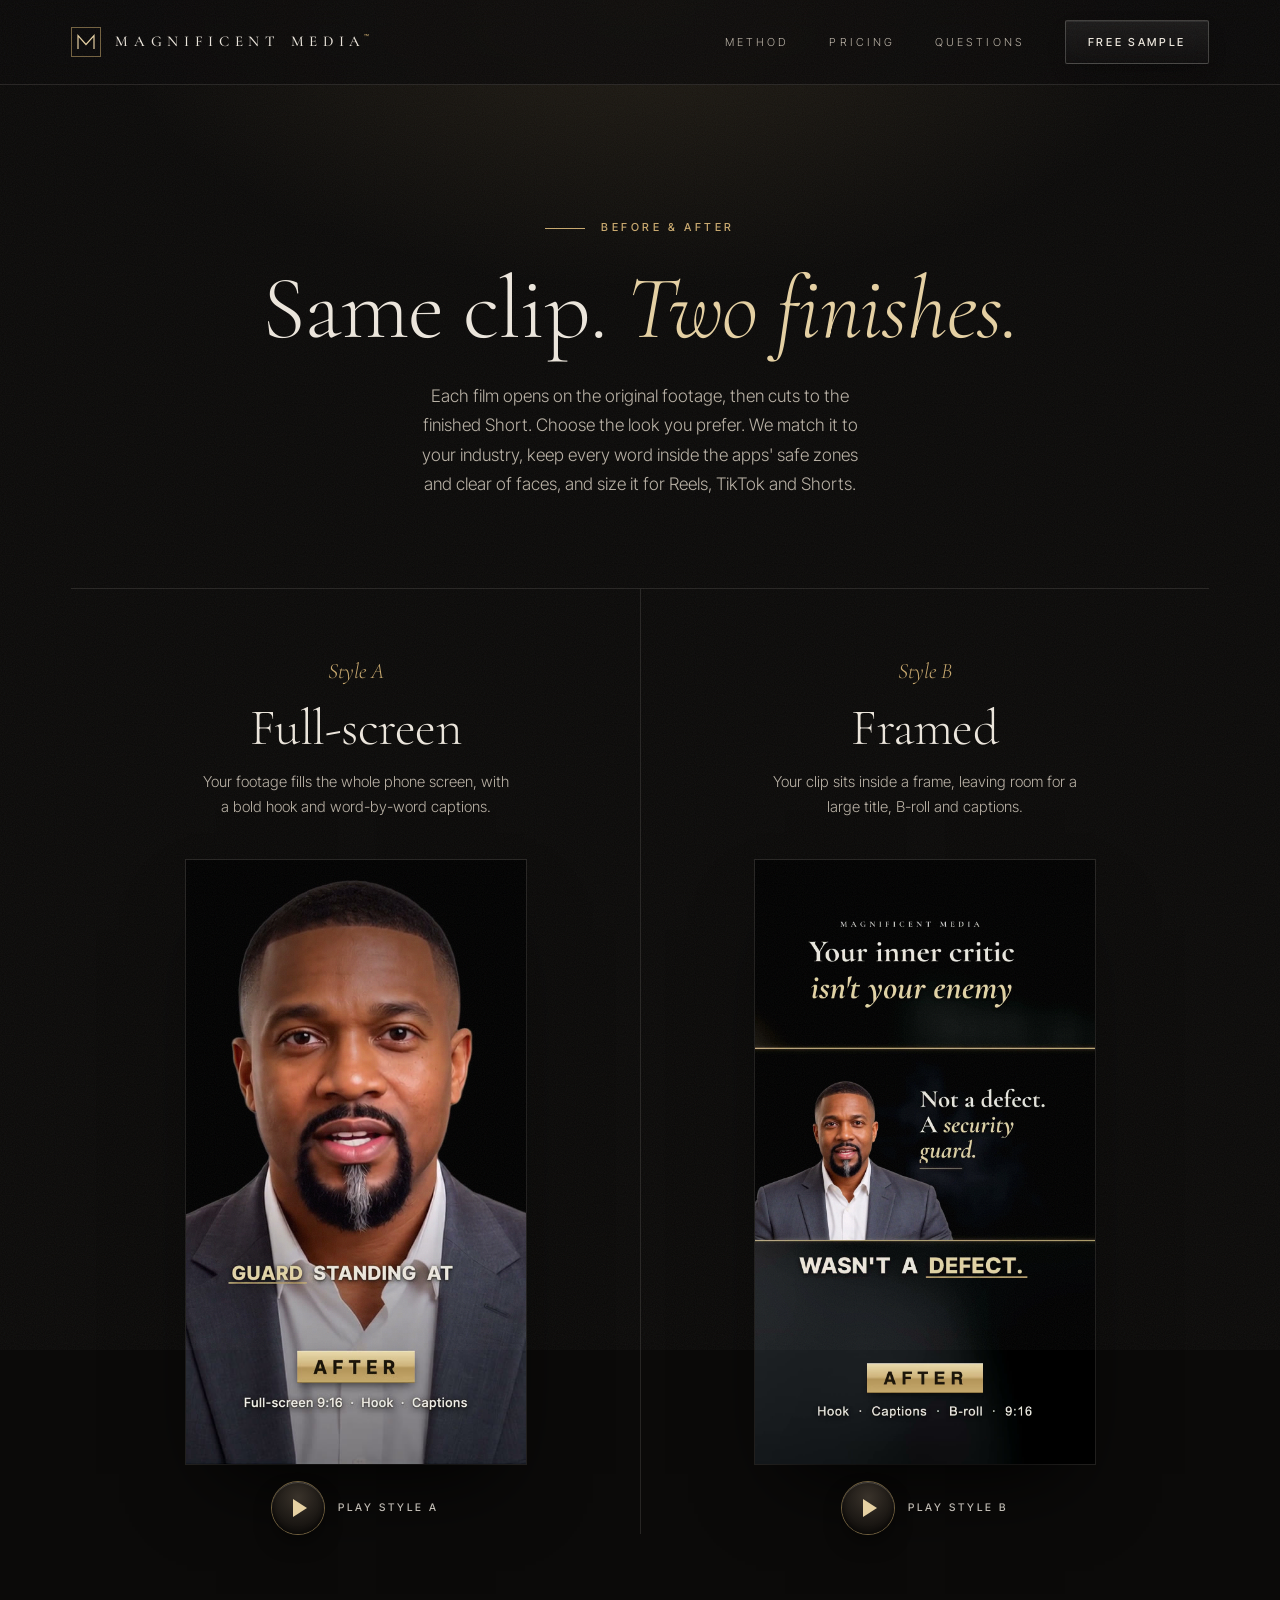
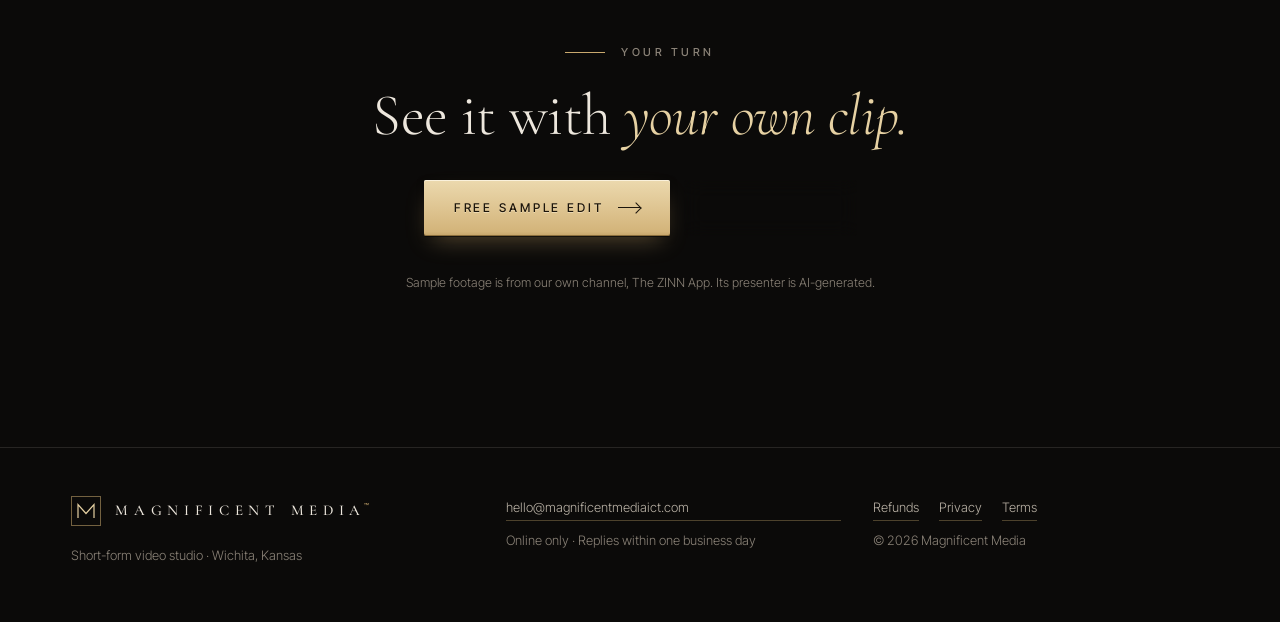
<file: demo/index.html>
<!doctype html>
<html lang="en">
<head>
<meta charset="utf-8">
<meta name="viewport" content="width=device-width, initial-scale=1">
<script src="/assets/analytics.js?v=3" async></script>
<title>Before and after | Magnificent Media</title>
<link rel="canonical" href="https://magnificentmediaict.com/demo/">
<meta name="description" content="Two 25-second before-and-afters: the original clip versus the finished Short, in full-screen and framed styles. Magnificent Media, Wichita, Kansas.">
<meta property="og:title" content="Before and after: choose your style">
<meta property="og:description" content="The original clip against the finished Short, full-screen or framed. Free sample edit in 24 hours.">
<meta property="og:image" content="https://magnificentmediaict.com/media/demo-fullscreen-poster.jpg?v=2">
<meta property="og:video" content="https://magnificentmediaict.com/media/demo-fullscreen.mp4?v=2">
<meta name="theme-color" content="#0b0a09">
<link rel="icon" href="data:image/svg+xml,%3Csvg xmlns='http://www.w3.org/2000/svg' viewBox='0 0 64 64'%3E%3Crect width='64' height='64' fill='%230b0a09'/%3E%3Cpath d='M14 46V18l18 20 18-20v28' fill='none' stroke='%23c9a96e' stroke-width='3'/%3E%3C/svg%3E">
<link rel="preconnect" href="https://fonts.googleapis.com">
<link rel="preconnect" href="https://fonts.gstatic.com" crossorigin>
<link href="https://fonts.googleapis.com/css2?family=Cormorant+Garamond:ital,wght@0,300;0,400;0,500;1,300;1,400&family=Inter+Tight:wght@300;400;500;600&display=swap" rel="stylesheet">
<link rel="stylesheet" href="/assets/luxe.css?v=6">
<style>
  header { background: rgba(11,10,9,.78); border-bottom-color: var(--line); backdrop-filter: blur(14px); -webkit-backdrop-filter: blur(14px); }
  .intro { padding: calc(84px + clamp(72px, 10vw, 140px)) 0 clamp(56px, 7vw, 96px); text-align: center; position: relative; }
  .intro::before { content: ""; position: absolute; inset: 0; background: radial-gradient(ellipse 60% 70% at 50% 0%, rgba(201,169,110,.12), transparent 70%); pointer-events: none; }
  .intro h1 { font-size: clamp(48px, 7vw, 104px); line-height: .98; margin: 26px 0 28px; }
  .intro .body-lg { margin: 0 auto; }
  .styles { padding: 0 0 clamp(96px, 12vw, 160px); }
  .pair { display: grid; grid-template-columns: 1fr 1fr; border-top: 1px solid var(--line); }
  .plate { padding: clamp(40px, 5vw, 72px) clamp(0px, 4vw, 64px) 0; display: flex; flex-direction: column; align-items: center; text-align: center; }
  .plate + .plate { border-left: 1px solid var(--line); }
  .plate .letter { font-family: var(--serif); font-style: italic; font-size: 22px; color: var(--gold); }
  .plate h2 { font-size: clamp(36px, 4vw, 56px); margin: 12px 0 14px; }
  .plate p { color: var(--ivory-dim); font-size: 15px; max-width: 34ch; margin-bottom: 40px; }
  .plate .frame { width: min(100%, 340px); margin-top: auto; }
  .plate .play-row { justify-content: center; }
  .after-note { text-align: center; padding-top: clamp(64px, 8vw, 110px); }
  .after-note h2 { font-size: clamp(36px, 4.6vw, 64px); margin: 22px 0 34px; }
  .after-note .actions { display: flex; gap: 14px; justify-content: center; flex-wrap: wrap; }
  .disclose { margin-top: 36px; font-size: 12.5px; color: var(--stone); }
  .disclose a { text-decoration: underline; text-underline-offset: 3px; }
  @media (max-width: 860px) {
    .pair { grid-template-columns: 1fr; }
    .plate + .plate { border-left: 0; border-top: 1px solid var(--line); margin-top: 56px; }
    .plate { padding-left: 0; padding-right: 0; }
  }
  @media (max-width: 560px) { .after-note .btn { width: 100%; } }
</style>
</head>
<body>

<header>
  <div class="wrap nav">
    <a class="wordmark" href="/" aria-label="Magnificent Media home">
      <svg viewBox="0 0 30 30" aria-hidden="true"><rect x=".5" y=".5" width="29" height="29" fill="none" stroke="#c9a96e" stroke-opacity=".55"/><path d="M7 22V8.5l8 9 8-9V22" fill="none" stroke="#e6d1a3" stroke-width="1.2"/></svg>
      <span>Magnificent Media</span>
    </a>
    <nav class="nav-links" aria-label="Main">
      <a class="link" href="/#method">Method</a>
      <a class="link" href="/#pricing">Pricing</a>
      <a class="link" href="/#questions">Questions</a>
      <a class="btn btn-glass" href="mailto:hello@magnificentmediaict.com?subject=Free%20sample%20edit">Free sample</a>
    </nav>
  </div>
</header>

<main>
  <section class="intro">
    <div class="wrap">
      <span class="label gold"><span class="rule"></span>Before &amp; after</span>
      <h1>Same clip. <em>Two finishes.</em></h1>
      <p class="body-lg">Each film opens on the original footage, then cuts to the finished Short. Choose the look you prefer. We match it to your industry, keep every word inside the apps' safe zones and clear of faces, and size it for Reels, TikTok and Shorts.</p>
    </div>
  </section>

  <section class="styles">
    <div class="wrap">
      <div class="pair">
        <div class="plate reveal">
          <span class="letter">Style A</span>
          <h2>Full-screen</h2>
          <p>Your footage fills the whole phone screen, with a bold hook and word-by-word captions.</p>
          <div class="frame tall" id="frameA">
            <video id="vidA" src="/media/demo-fullscreen.mp4?v=2" poster="/media/demo-fullscreen-poster.jpg?v=2" playsinline preload="none" aria-label="Style A, full-screen before and after"></video>
          </div>
          <button class="play-row" type="button" data-video="vidA"><span class="play-btn" aria-hidden="true"></span><span class="play-label">Play style A</span></button>
        </div>
        <div class="plate reveal">
          <span class="letter">Style B</span>
          <h2>Framed</h2>
          <p>Your clip sits inside a frame, leaving room for a large title, B-roll and captions.</p>
          <div class="frame tall" id="frameB">
            <video id="vidB" src="/media/demo.mp4?v=4" poster="/media/demo-poster.jpg?v=4" playsinline preload="none" aria-label="Style B, framed before and after"></video>
          </div>
          <button class="play-row" type="button" data-video="vidB"><span class="play-btn" aria-hidden="true"></span><span class="play-label">Play style B</span></button>
        </div>
      </div>

      <div class="after-note reveal">
        <span class="label"><span class="rule"></span>Your turn</span>
        <h2>See it with <em>your own clip.</em></h2>
        <div class="actions">
          <a class="btn btn-gold" href="mailto:hello@magnificentmediaict.com?subject=Free%20sample%20edit&amp;body=Hi%2C%20I'd%20like%20a%20free%20sample%20edit.%20My%20business%20is%3A%20%0AStyle%20I%20like%20(A%20full-screen%20or%20B%20framed)%3A%20">Free sample edit <span class="arrow"></span></a>
          <a class="btn btn-glass" href="/#pricing">View pricing</a>
        </div>
        <p class="disclose">Sample footage is from our own channel, The ZINN App. Its presenter is AI-generated.</p>
      </div>
    </div>
  </section>
</main>

<footer>
  <div class="wrap foot">
    <div class="stack">
      <span class="wordmark"><svg viewBox="0 0 30 30" aria-hidden="true"><rect x=".5" y=".5" width="29" height="29" fill="none" stroke="#c9a96e" stroke-opacity=".55"/><path d="M7 22V8.5l8 9 8-9V22" fill="none" stroke="#e6d1a3" stroke-width="1.2"/></svg><span>Magnificent Media</span></span>
      <span style="margin-top:10px">Short-form video studio · Wichita, Kansas</span>
    </div>
    <div class="stack">
      <a href="mailto:hello@magnificentmediaict.com">hello@magnificentmediaict.com</a>
      <span>Online only · Replies within one business day</span>
    </div>
    <div class="stack">
      <span class="links"><a href="/#refunds">Refunds</a><a href="/#privacy">Privacy</a><a href="/#terms">Terms</a></span>
      <span>© 2026 Magnificent Media</span>
    </div>
  </div>
</footer>

<script>
  // Reveal on scroll
  const io = 'IntersectionObserver' in window ? new IntersectionObserver((es) => {
    es.forEach(e => { if (e.isIntersecting) { e.target.classList.add('in'); io.unobserve(e.target); } });
  }, { threshold: .1 }) : null;
  document.querySelectorAll('.reveal').forEach(el => io ? io.observe(el) : el.classList.add('in'));

  // Play controls sit below each film, never over a face; only one film plays at a time
  const vids = [...document.querySelectorAll('video')];
  document.querySelectorAll('.play-row').forEach(btn => {
    const v = document.getElementById(btn.dataset.video), frame = v.parentElement;
    btn.addEventListener('click', () => { vids.forEach(o => { if (o !== v) o.pause(); }); v.controls = true; v.play(); });
    v.addEventListener('play', () => frame.classList.add('playing'));
    v.addEventListener('pause', () => { if (v.currentTime === 0 || v.ended) frame.classList.remove('playing'); });
    v.addEventListener('ended', () => { frame.classList.remove('playing'); v.controls = false; v.currentTime = 0; });
  });
</script>
</body>
</html>
</file>
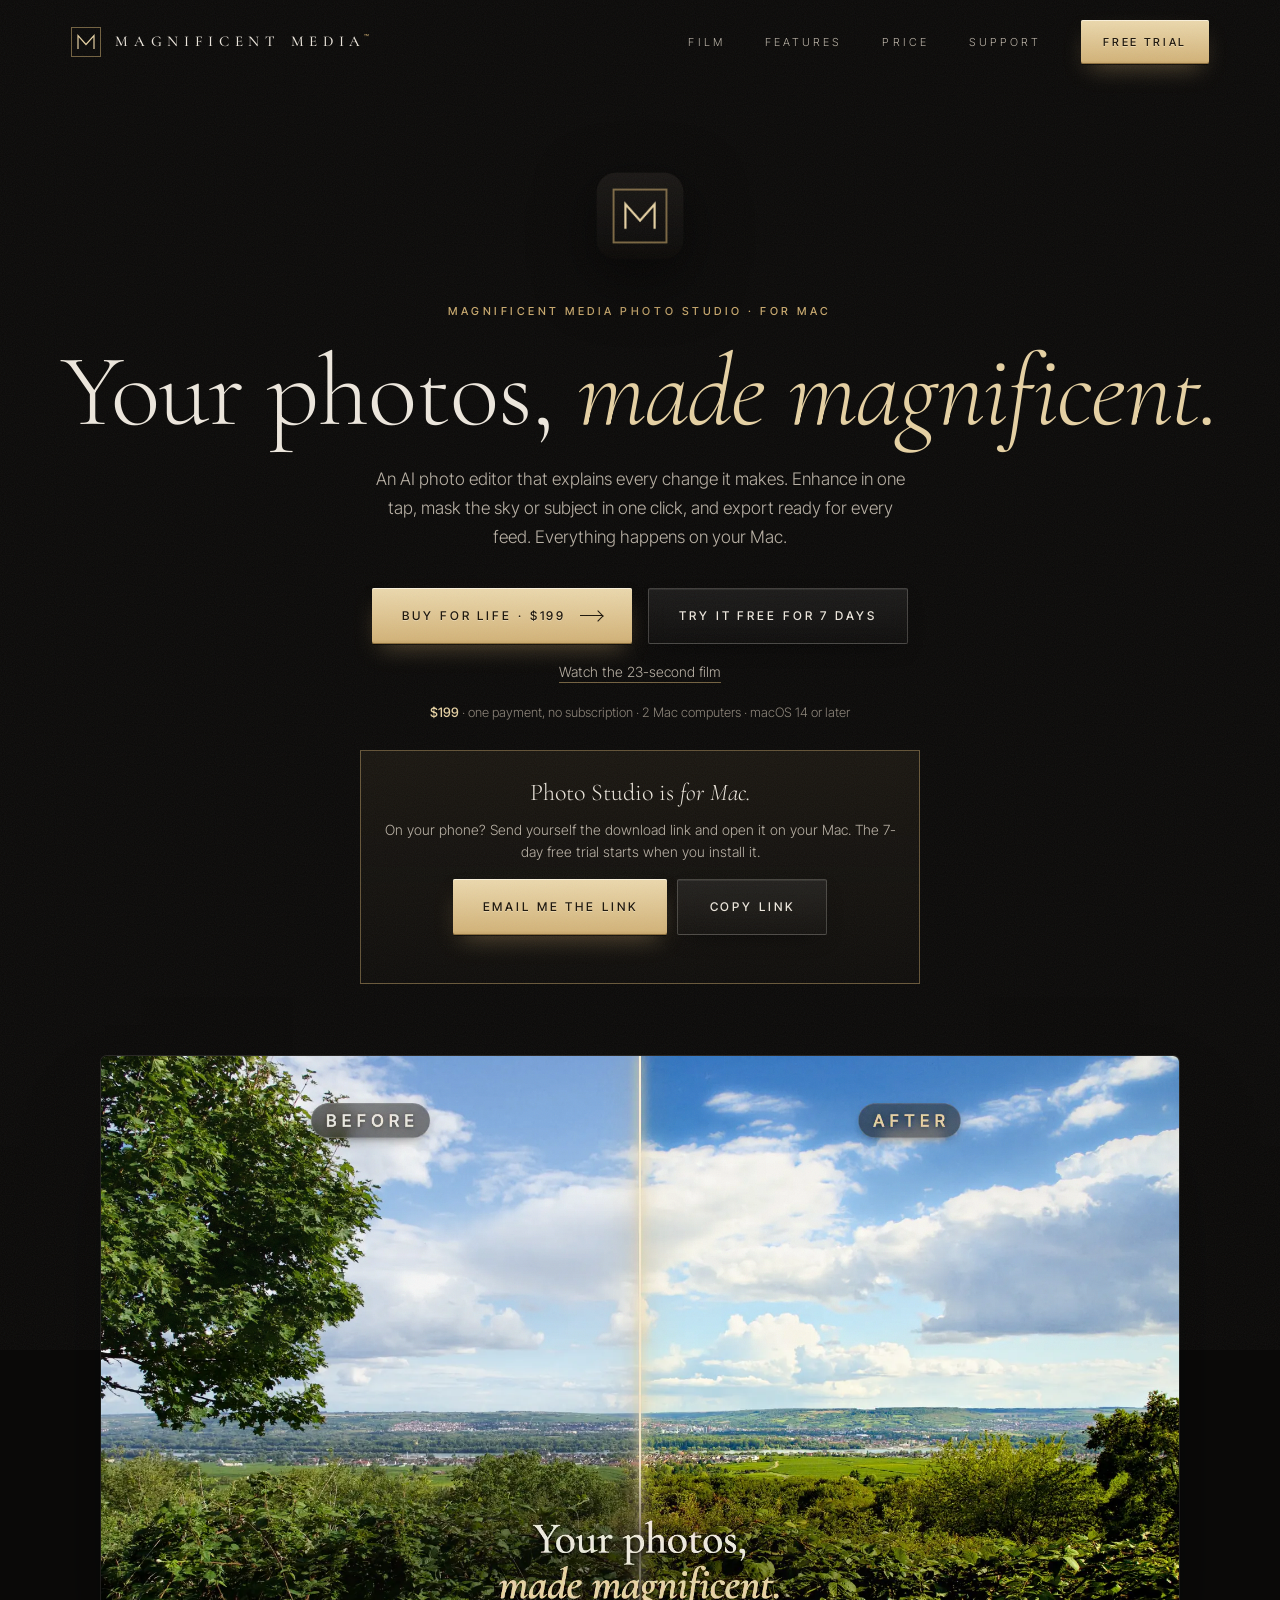
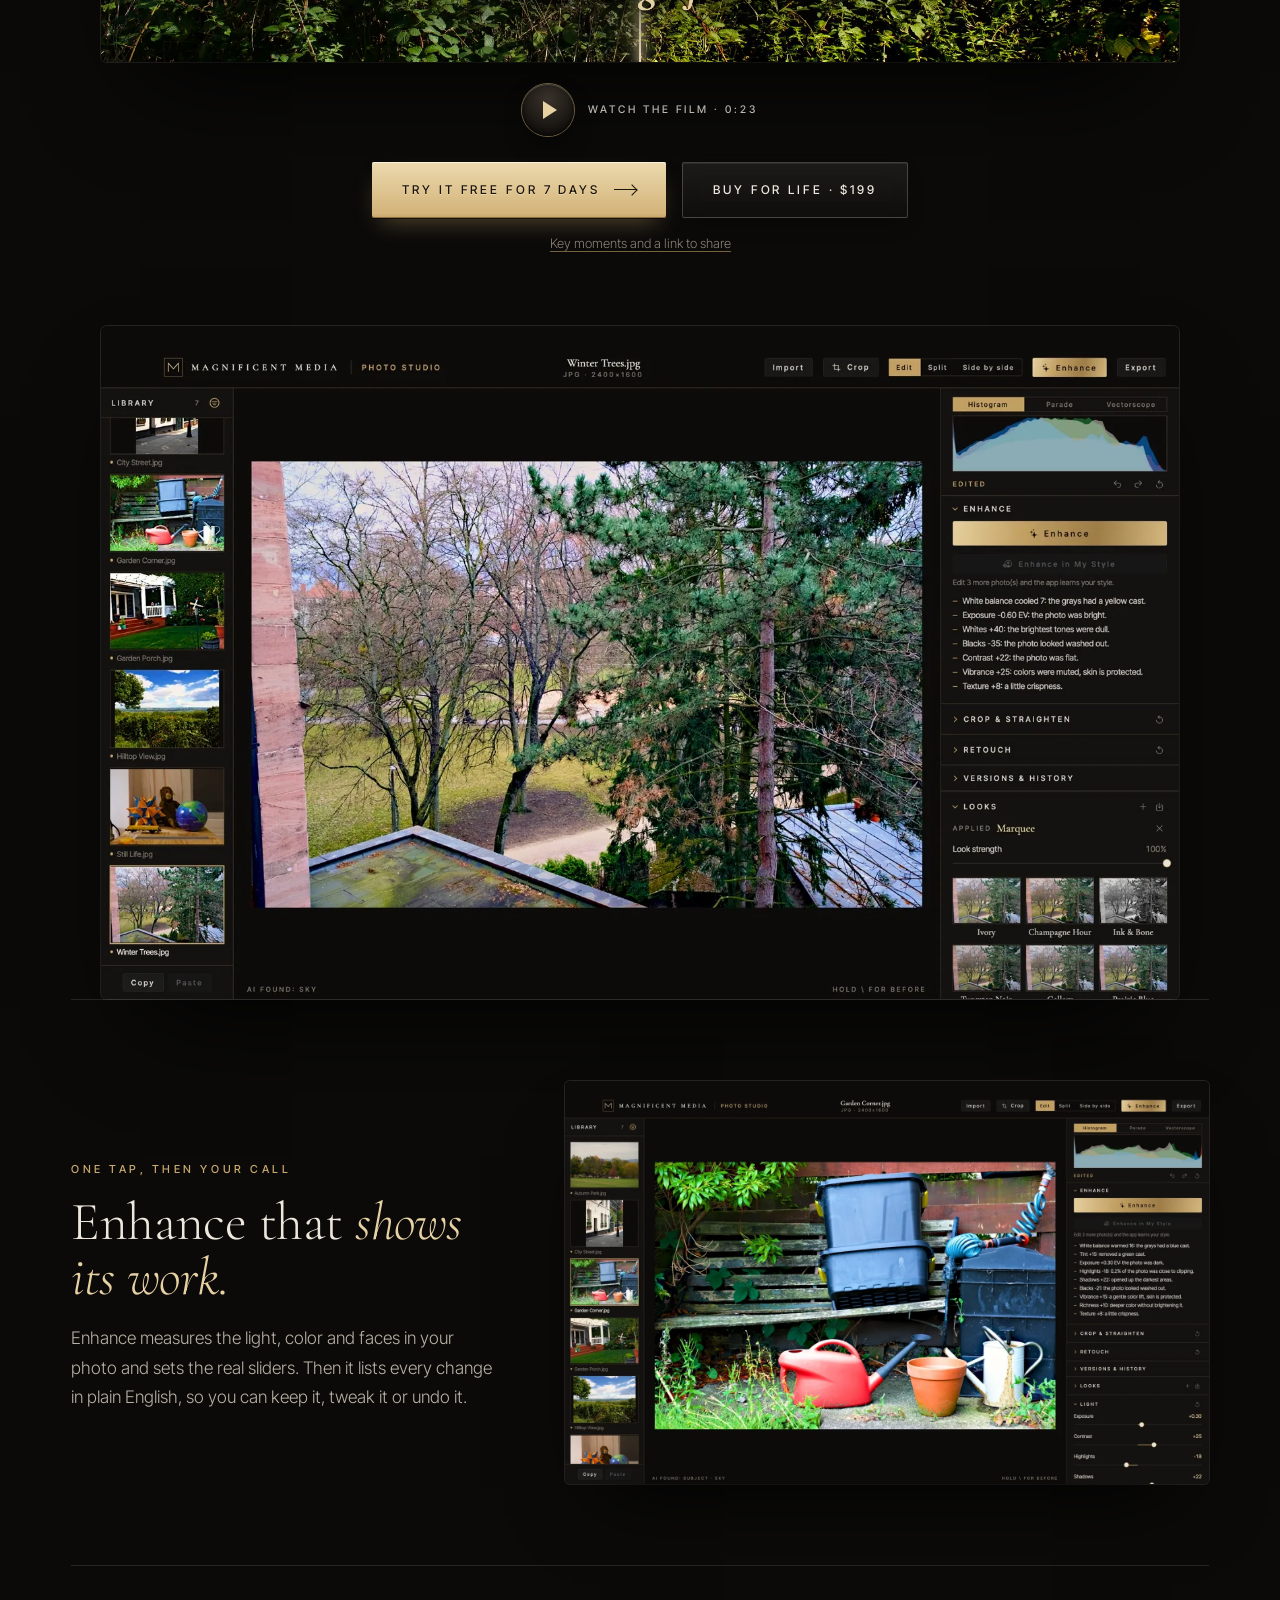
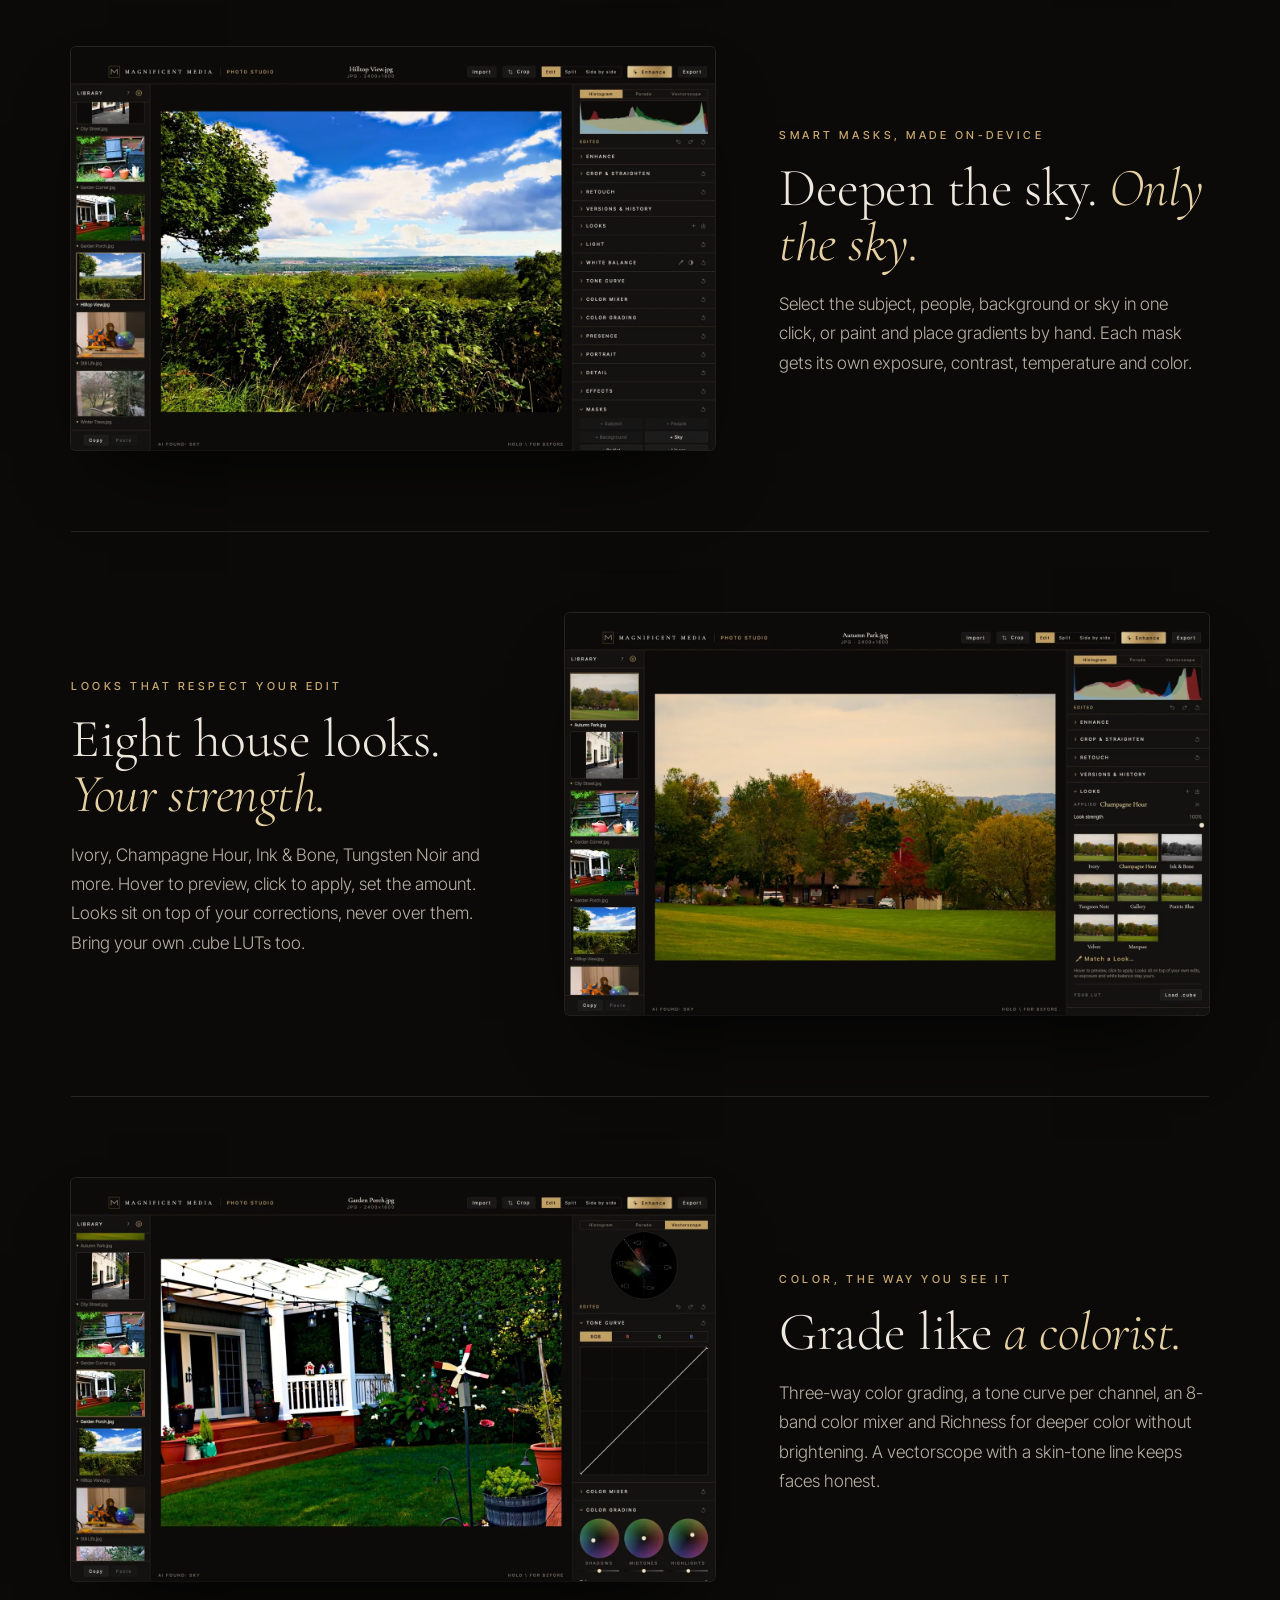
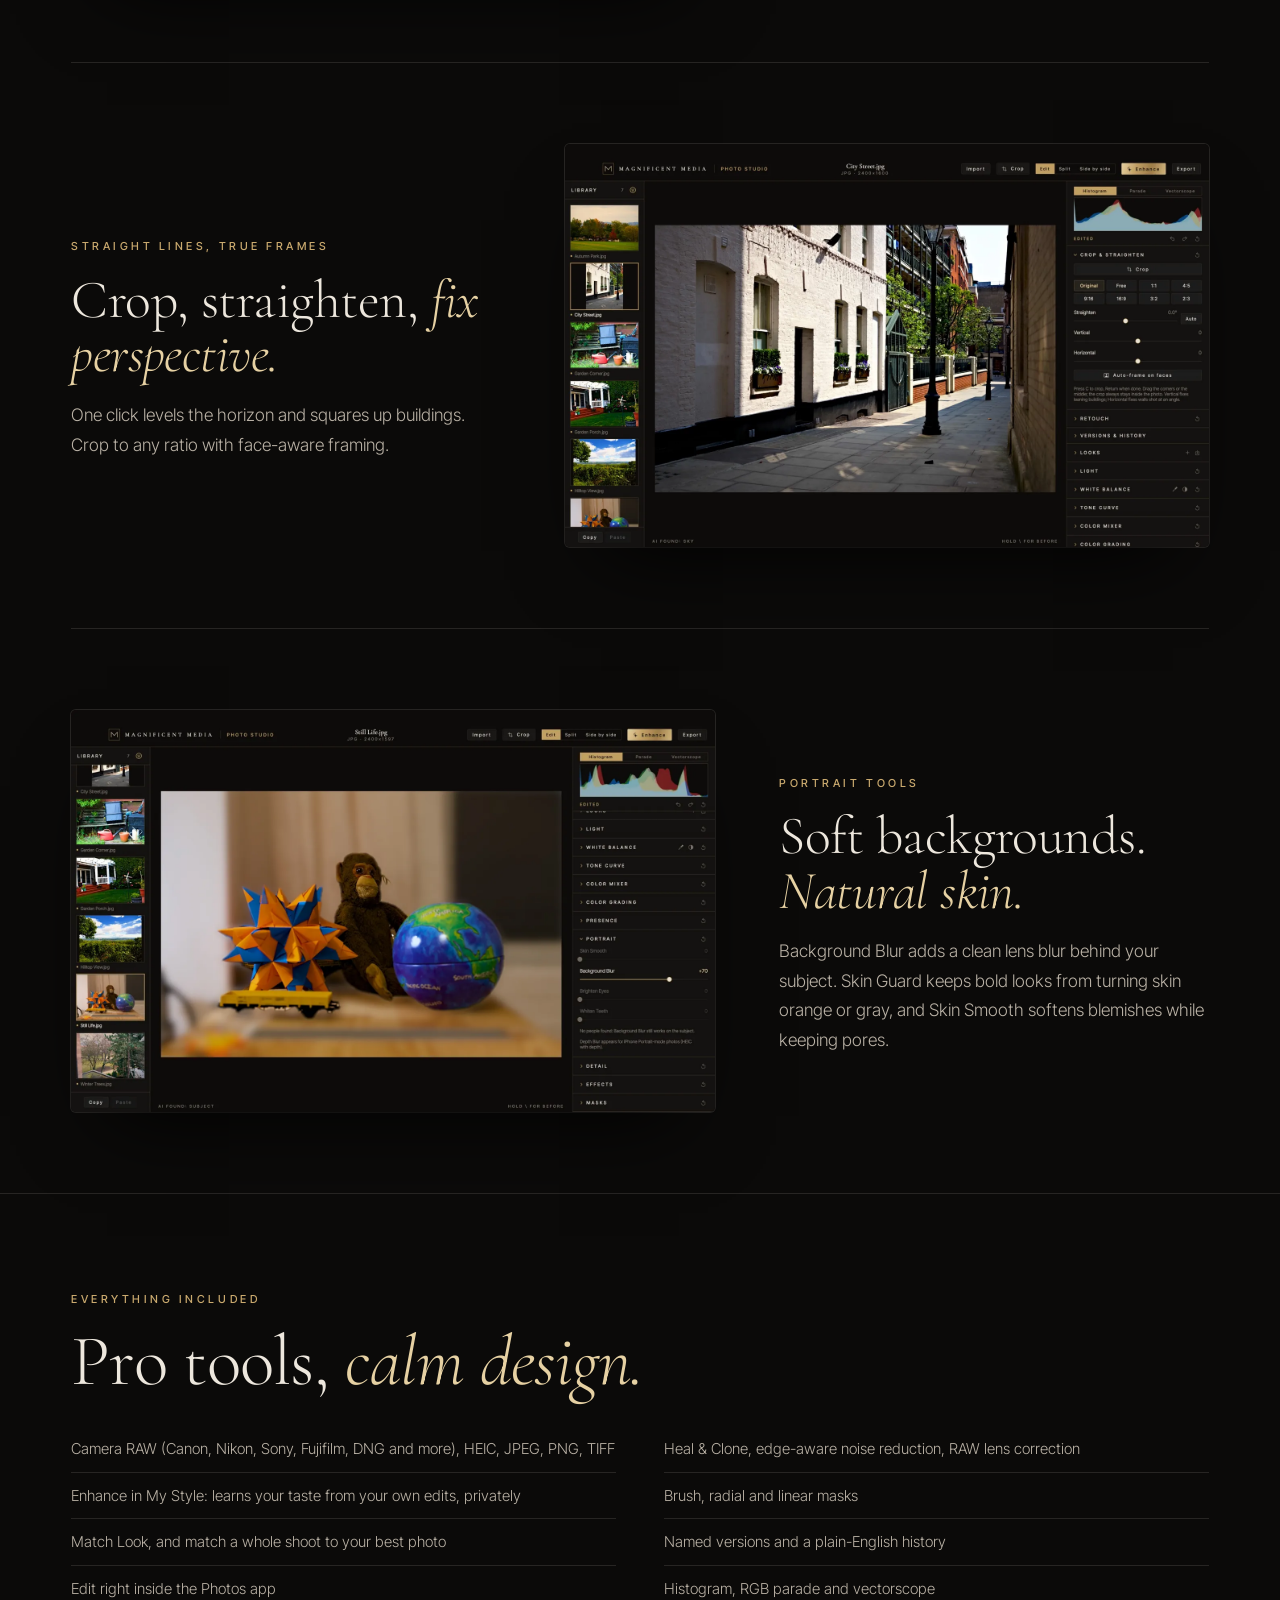
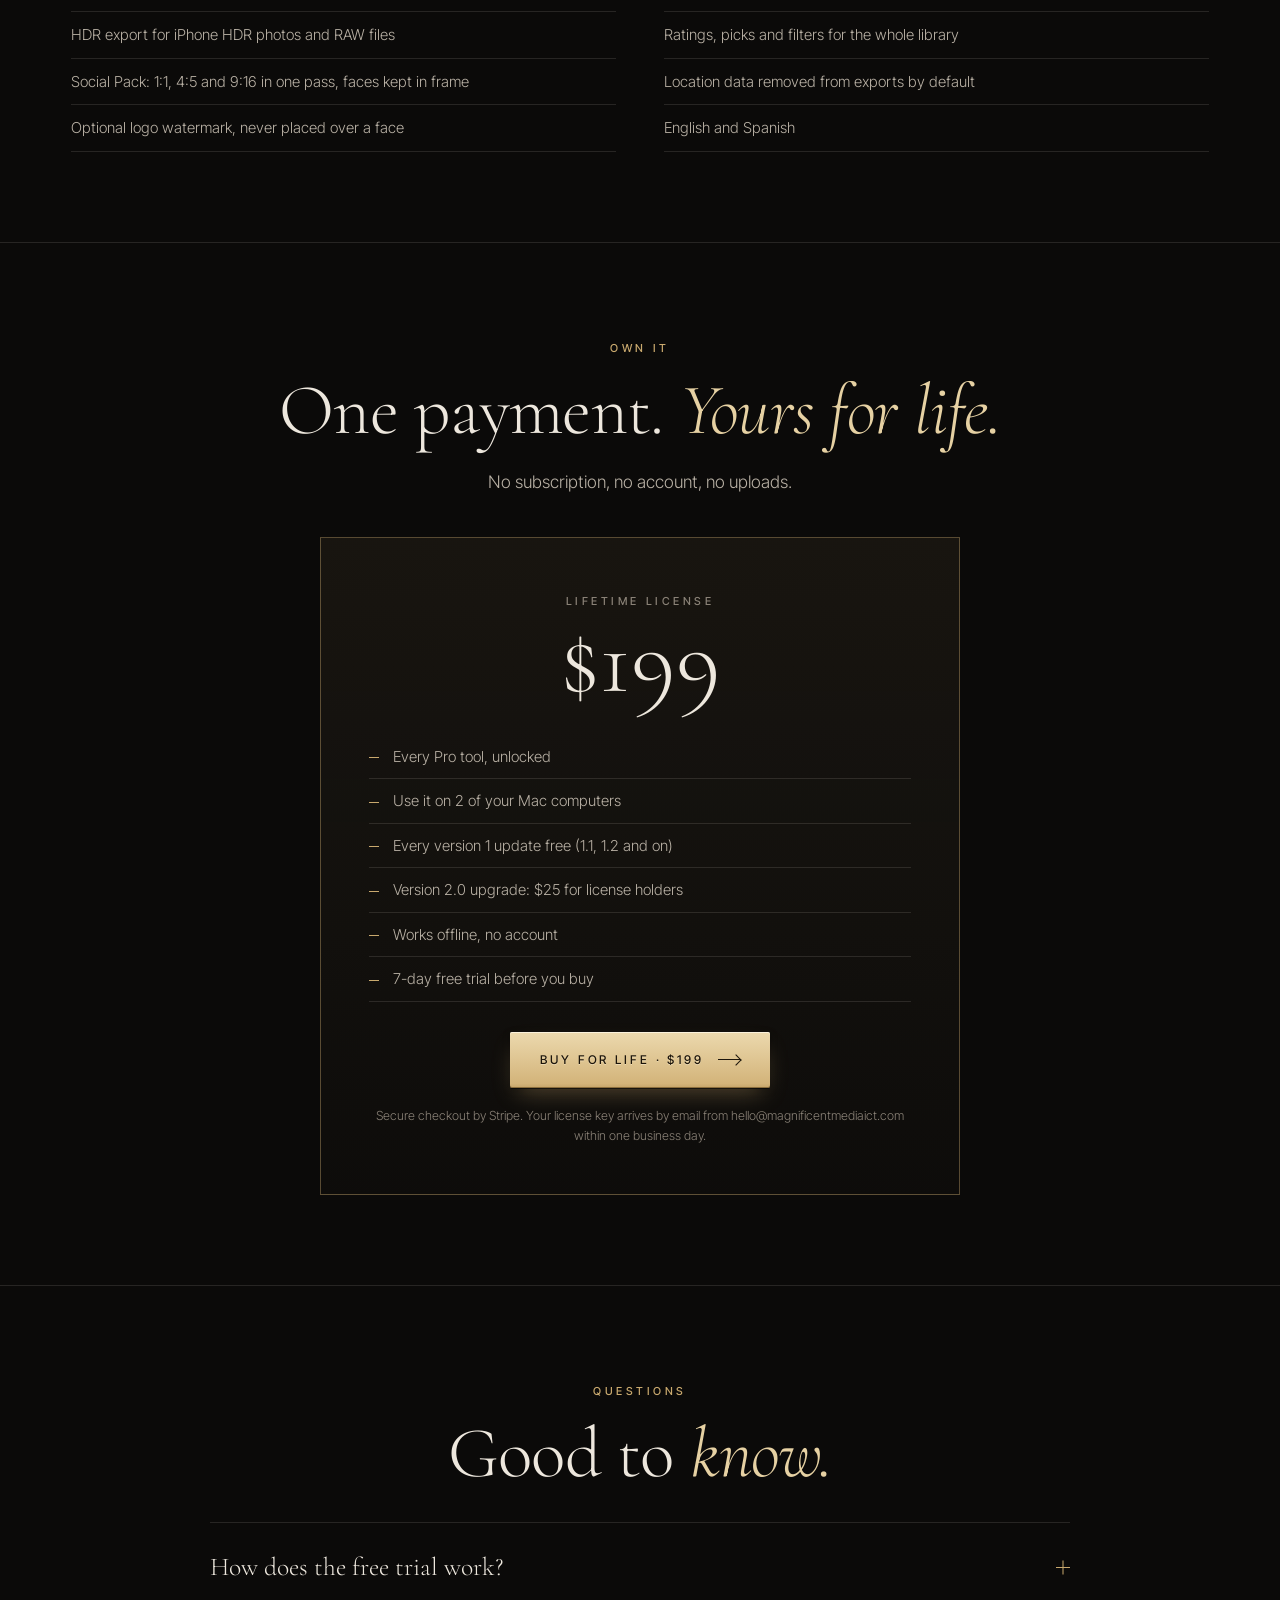
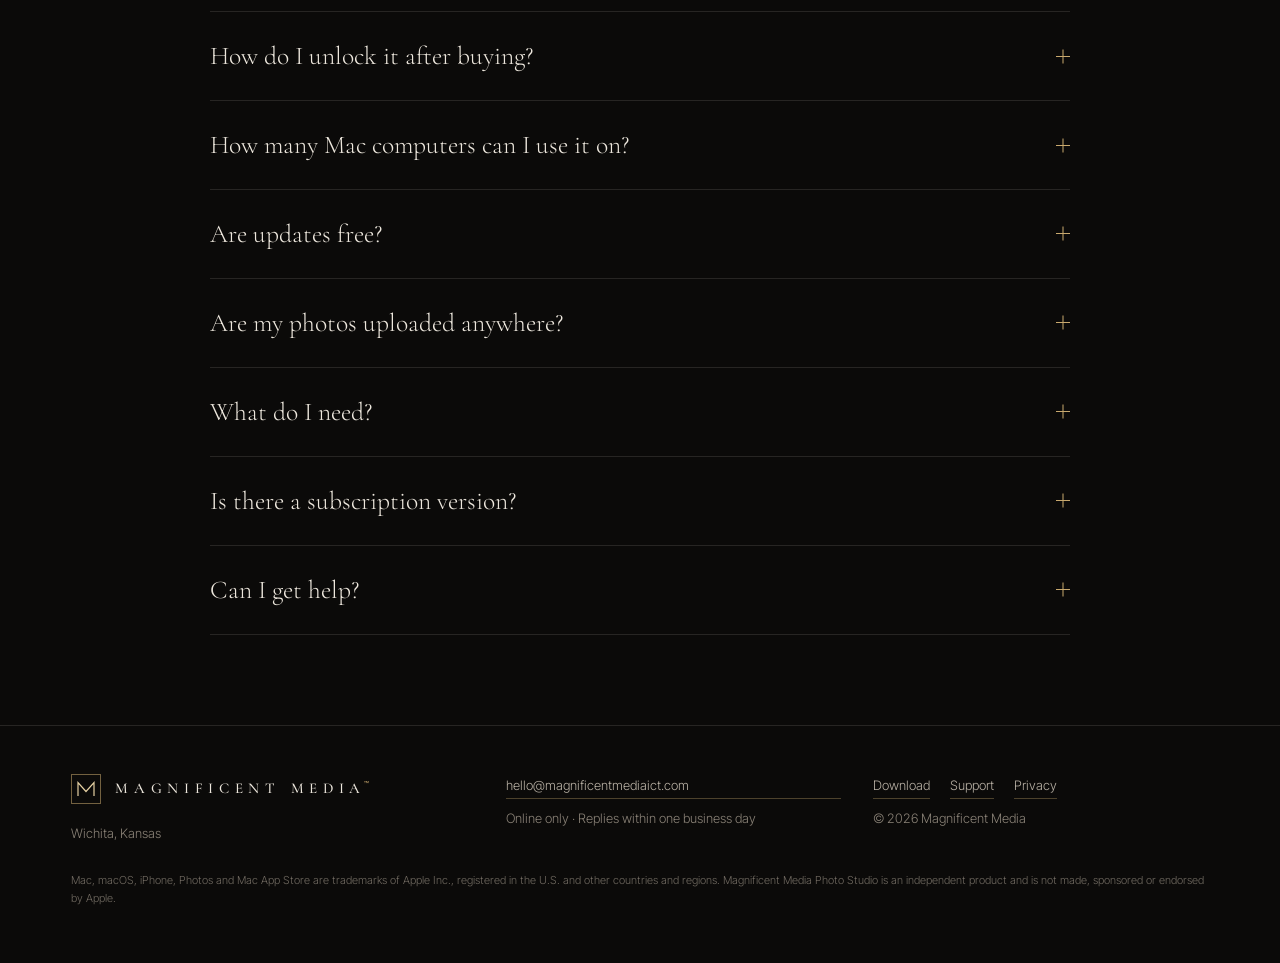
<file: photo-studio/index.html>
<!doctype html>
<html lang="en">
<head>
<meta charset="utf-8">
<meta name="viewport" content="width=device-width, initial-scale=1">
<script src="/assets/analytics.js?v=3" async></script>
<title>Photo Studio for Mac | Magnificent Media</title>
<meta name="description" content="Magnificent Media Photo Studio: an AI photo editor for your Mac. One-tap Enhance that explains every change, Smart masks, skin-safe color, Social Pack exports. Lifetime license, everything stays on your Mac.">
<meta name="theme-color" content="#0b0a09">
<meta property="og:title" content="Magnificent Media Photo Studio">
<meta property="og:description" content="An AI photo editor for your Mac. Own it for life, no subscription.">
<meta property="og:image" content="https://magnificentmediaict.com/photo-studio/media/02-vivid-edit.jpg">
<link rel="canonical" href="https://magnificentmediaict.com/photo-studio/">
<link rel="icon" href="/photo-studio/media/app-icon.png">
<link rel="preconnect" href="https://fonts.googleapis.com">
<link rel="preconnect" href="https://fonts.gstatic.com" crossorigin>
<link href="https://fonts.googleapis.com/css2?family=Cormorant+Garamond:ital,wght@0,300;0,400;0,500;1,300;1,400&family=Inter+Tight:wght@300;400;500;600&display=swap" rel="stylesheet">
<link rel="stylesheet" href="/assets/luxe.css?v=6">
<style>
  .hero { padding: clamp(130px, 18vh, 190px) 0 clamp(56px, 8vh, 96px); text-align: center; }
  .hero .icon { width: 108px; height: 108px; margin: 0 auto 26px; filter: drop-shadow(0 18px 30px rgba(0,0,0,.7)); }
  .hero h1 { font-size: clamp(46px, 8vw, 104px); line-height: .98; margin: 18px 0 22px; }
  .hero .body-lg { margin: 0 auto; max-width: 54ch; }
  .hero .nw { white-space: nowrap; }
  .cta { display: flex; gap: 16px; justify-content: center; flex-wrap: wrap; margin-top: 36px; }
  .price-note { margin-top: 18px; font-size: 13px; color: var(--stone); }
  .price-note s { color: var(--stone); }
  .price-note strong { color: var(--gold-hi); font-weight: 500; }
  .film { max-width: 1180px; margin: 0 auto clamp(56px, 8vh, 96px); }
  .film .frame { aspect-ratio: 16/9; border-radius: 6px; cursor: pointer; box-shadow: 0 50px 100px -40px rgba(0,0,0,.95), 0 0 0 1px var(--line); }
  .film .frame.playing { cursor: auto; }
  .film .play-row { width: 100%; justify-content: center; margin-top: 22px; }
  .film .film-page { text-align: center; margin-top: 14px; font-size: 13px; color: var(--stone); }
  .film .film-page a { border-bottom: 1px solid rgba(201,169,110,.55); }
  .film .cta { margin-top: 26px; }
  .film-link { margin-top: 16px; font-size: 14px; }
  .film-link a { color: var(--ivory-dim); border-bottom: 1px solid rgba(201,169,110,.55); padding-bottom: 2px; }
  .film-link a:hover { color: var(--ivory); }
  .shot { max-width: 1180px; margin: 0 auto; }
  .shot img { width: 100%; height: auto; border-radius: 6px; box-shadow: 0 50px 100px -40px rgba(0,0,0,.95), 0 0 0 1px var(--line); }
  .feature { display: grid; grid-template-columns: 1fr 1.5fr; gap: clamp(28px, 5vw, 80px); align-items: center; padding: clamp(56px, 9vh, 110px) 0; border-top: 1px solid var(--line); }
  .feature.flip { grid-template-columns: 1.5fr 1fr; }
  .feature.flip .text { order: 2; }
  .feature h2 { font-size: clamp(34px, 4.2vw, 56px); margin: 14px 0 18px; }
  .feature img { width: 100%; height: auto; border-radius: 5px; box-shadow: 0 40px 80px -36px rgba(0,0,0,.95), 0 0 0 1px var(--line); }
  .list { columns: 2; column-gap: 48px; padding: 0; list-style: none; margin: 28px 0 0; }
  .list li { break-inside: avoid; padding: 10px 0; border-bottom: 1px solid var(--line); color: var(--ivory-dim); font-size: 15px; }
  .section { padding: clamp(64px, 10vh, 120px) 0; border-top: 1px solid var(--line); }
  .section h2 { margin: 14px 0 20px; }
  .plan { max-width: 640px; margin: 40px auto 0; padding: clamp(28px, 4vw, 48px); border: 1px solid rgba(201,169,110,.4); background: linear-gradient(180deg, rgba(201,169,110,.07), rgba(201,169,110,.01)); text-align: center; }
  .plan .amount { font-family: var(--serif); font-size: clamp(64px, 9vw, 96px); line-height: 1; color: var(--ivory); }
  .plan .amount s { font-size: .45em; color: var(--stone); margin-left: 10px; }
  .plan ul { list-style: none; padding: 0; margin: 26px 0 30px; text-align: left; }
  .plan li { padding: 9px 0; border-bottom: 1px solid var(--line); color: var(--ivory-dim); font-size: 15px; }
  .plan li::before { content: ""; display: inline-block; width: 10px; height: 1px; background: var(--gold); vertical-align: middle; margin-right: 14px; }
  .plan .small { font-size: 12.5px; color: var(--stone); margin-top: 18px; line-height: 1.6; }
  .faq { max-width: 860px; margin: 32px auto 0; }
  .center { text-align: center; }
  .center .body-lg { margin: 0 auto; }
  [data-launch-only][hidden], [data-after-launch][hidden] { display: none !important; }
  @media (max-width: 860px) {
    .hero { padding-left: var(--gutter); padding-right: var(--gutter); }
    .feature, .feature.flip { grid-template-columns: 1fr; }
    .feature.flip .text { order: 0; }
    .list { columns: 1; }
  }
</style>
<noscript><style>.reveal { opacity: 1; transform: none; }</style></noscript>
</head>
<body>
<header id="hdr">
  <div class="wrap nav">
    <a class="wordmark" href="/" aria-label="Magnificent Media home">
      <svg viewBox="0 0 30 30" aria-hidden="true"><rect x=".5" y=".5" width="29" height="29" fill="none" stroke="#c9a96e" stroke-opacity=".55"/><path d="M7 22V8.5l8 9 8-9V22" fill="none" stroke="#e6d1a3" stroke-width="1.2"/></svg>
      <span>Magnificent Media</span>
    </a>
    <nav class="nav-links" aria-label="Main">
      <a class="link" href="/photo-studio/film/">Film</a>
      <a class="link" href="#features">Features</a>
      <a class="link" href="#price">Price</a>
      <a class="link" href="/photo-studio/support/">Support</a>
      <a class="btn btn-gold" href="/photo-studio/download/">Free trial</a>
    </nav>
  </div>
</header>

<main>
  <section class="hero wrap">
    <img class="icon" src="/photo-studio/media/app-icon.png" alt="Photo Studio app icon" width="108" height="108">
    <span class="label gold">Magnificent Media <span class="nw">Photo Studio · for Mac</span></span>
    <h1>Your photos, <em>made magnificent.</em></h1>
    <p class="body-lg">An AI photo editor that explains every change it makes. Enhance in one tap, mask the sky or subject in one click, and export ready for every feed. Everything happens on your Mac.</p>
    <div class="cta">
      <a class="btn btn-gold" href="https://buy.stripe.com/eVq9ATa4j1cLbHl94kgMw04?prefilled_promo_code=LAUNCH"><span data-launch-price>Buy for life · $149</span> <span class="arrow"></span></a>
      <a class="btn btn-glass" href="/photo-studio/download/">Try it free for 7 days</a>
    </div>
    <p class="film-link"><a href="#film" data-ga-location="hero">Watch the 23-second film</a></p>
    <p class="price-note"><span data-launch-only>Launch price <strong>$149</strong> until Nov 30, 11:59 PM CT, then $199</span><strong data-after-launch hidden>$199</strong> · one payment, no subscription · 2&nbsp;Mac computers · macOS&nbsp;14 or later</p>
    <div data-send-mac hidden></div>
  </section>

  <section class="wrap film reveal" id="film" aria-label="The Photo Studio film">
    <div class="frame" id="filmFrame">
      <video id="filmVid" poster="/photo-studio/media/ad-3d-poster.webp" controls playsinline preload="none" data-ga-title="Photo Studio ad (3D)" aria-label="Photo Studio for Mac, a 23-second film">
        <source src="/photo-studio/media/ad-3d-phone.mp4?v=1" data-after-launch-src="/photo-studio/media/ad-3d-dec-phone.mp4?v=1" type="video/mp4" media="(max-width: 860px)">
        <source src="/photo-studio/media/ad-3d.mp4?v=1" data-after-launch-src="/photo-studio/media/ad-3d-dec.mp4?v=1" type="video/mp4">
      </video>
    </div>
    <button class="play-row" type="button" data-video="filmVid"><span class="play-btn" aria-hidden="true"></span><span class="play-label">Watch the film · 0:23</span></button>
    <div class="cta">
      <a class="btn btn-gold" href="/photo-studio/download/" data-ga-location="under_film">Try it free for 7 days <span class="arrow"></span></a>
      <a class="btn btn-glass" href="https://buy.stripe.com/eVq9ATa4j1cLbHl94kgMw04?prefilled_promo_code=LAUNCH" data-ga-location="under_film"><span data-launch-price>Buy for life · $149</span></a>
    </div>
    <p class="film-page"><a href="/photo-studio/film/">Key moments and a link to share</a></p>
  </section>

  <div class="wrap shot reveal">
    <img src="/photo-studio/media/02-vivid-edit.webp" srcset="/photo-studio/media/02-vivid-edit-800.webp 800w, /photo-studio/media/02-vivid-edit.webp 1600w" sizes="(max-width: 860px) 100vw, 1100px" alt="Photo Studio editing a winter landscape in vivid color, with Enhance's plain-English explanations in the side panel" width="1600" height="1000">
  </div>

  <div class="wrap" id="features">
    <section class="feature reveal">
      <div class="text">
        <span class="label gold">One tap, then your call</span>
        <h2>Enhance that <em>shows its work.</em></h2>
        <p class="body-lg">Enhance measures the light, color and faces in your photo and sets the real sliders. Then it lists every change in plain English, so you can keep it, tweak it or undo it.</p>
      </div>
      <img src="/photo-studio/media/01-enhance.webp" srcset="/photo-studio/media/01-enhance-800.webp 800w, /photo-studio/media/01-enhance.webp 1600w" sizes="(max-width: 860px) 100vw, 1100px" alt="Enhance applied to a garden photo, with the list of changes it made" width="1600" height="1000" loading="lazy">
    </section>

    <section class="feature flip reveal">
      <div class="text">
        <span class="label gold">Smart masks, made on-device</span>
        <h2>Deepen the sky. <em>Only the sky.</em></h2>
        <p class="body-lg">Select the subject, people, background or sky in one click, or paint and place gradients by hand. Each mask gets its own exposure, contrast, temperature and color.</p>
      </div>
      <img src="/photo-studio/media/03-sky-mask.webp" srcset="/photo-studio/media/03-sky-mask-800.webp 800w, /photo-studio/media/03-sky-mask.webp 1600w" sizes="(max-width: 860px) 100vw, 1100px" alt="The sky mask deepening the blue sky over a hilltop" width="1600" height="1000" loading="lazy">
    </section>

    <section class="feature reveal">
      <div class="text">
        <span class="label gold">Looks that respect your edit</span>
        <h2>Eight house looks. <em>Your strength.</em></h2>
        <p class="body-lg">Ivory, Champagne Hour, Ink &amp; Bone, Tungsten Noir and more. Hover to preview, click to apply, set the amount. Looks sit on top of your corrections, never over them. Bring your own .cube LUTs too.</p>
      </div>
      <img src="/photo-studio/media/04-looks.webp" srcset="/photo-studio/media/04-looks-800.webp 800w, /photo-studio/media/04-looks.webp 1600w" sizes="(max-width: 860px) 100vw, 1100px" alt="The Champagne Hour look on an autumn park, with the Looks grid" width="1600" height="1000" loading="lazy">
    </section>

    <section class="feature flip reveal">
      <div class="text">
        <span class="label gold">Color, the way you see it</span>
        <h2>Grade like <em>a colorist.</em></h2>
        <p class="body-lg">Three-way color grading, a tone curve per channel, an 8-band color mixer and Richness for deeper color without brightening. A vectorscope with a skin-tone line keeps faces honest.</p>
      </div>
      <img src="/photo-studio/media/06-color-grading.webp" srcset="/photo-studio/media/06-color-grading-800.webp 800w, /photo-studio/media/06-color-grading.webp 1600w" sizes="(max-width: 860px) 100vw, 1100px" alt="Teal and amber color grading on a garden porch, with the tone curve and vectorscope" width="1600" height="1000" loading="lazy">
    </section>

    <section class="feature reveal">
      <div class="text">
        <span class="label gold">Straight lines, true frames</span>
        <h2>Crop, straighten, <em>fix perspective.</em></h2>
        <p class="body-lg">One click levels the horizon and squares up buildings. Crop to any ratio with face-aware framing.</p>
      </div>
      <img src="/photo-studio/media/05-crop-perspective.webp" srcset="/photo-studio/media/05-crop-perspective-800.webp 800w, /photo-studio/media/05-crop-perspective.webp 1600w" sizes="(max-width: 860px) 100vw, 1100px" alt="A city street in the Crop and Straighten panel" width="1600" height="1000" loading="lazy">
    </section>

    <section class="feature flip reveal">
      <div class="text">
        <span class="label gold">Portrait tools</span>
        <h2>Soft backgrounds. <em>Natural skin.</em></h2>
        <p class="body-lg">Background Blur adds a clean lens blur behind your subject. Skin Guard keeps bold looks from turning skin orange or gray, and Skin Smooth softens blemishes while keeping pores.</p>
      </div>
      <img src="/photo-studio/media/07-background-blur.webp" srcset="/photo-studio/media/07-background-blur-800.webp 800w, /photo-studio/media/07-background-blur.webp 1600w" sizes="(max-width: 860px) 100vw, 1100px" alt="Background Blur on a still life photo" width="1600" height="1000" loading="lazy">
    </section>
  </div>

  <section class="section">
    <div class="wrap">
      <span class="label gold">Everything included</span>
      <h2>Pro tools, <em>calm design.</em></h2>
      <ul class="list">
        <li>Camera RAW (Canon, Nikon, Sony, Fujifilm, DNG and more), HEIC, JPEG, PNG, TIFF</li>
        <li>Enhance in My Style: learns your taste from your own edits, privately</li>
        <li>Match Look, and match a whole shoot to your best photo</li>
        <li>Edit right inside the Photos app</li>
        <li>HDR export for iPhone HDR photos and RAW files</li>
        <li>Social Pack: 1:1, 4:5 and 9:16 in one pass, faces kept in frame</li>
        <li>Optional logo watermark, never placed over a face</li>
        <li>Heal &amp; Clone, edge-aware noise reduction, RAW lens correction</li>
        <li>Brush, radial and linear masks</li>
        <li>Named versions and a plain-English history</li>
        <li>Histogram, RGB parade and vectorscope</li>
        <li>Ratings, picks and filters for the whole library</li>
        <li>Location data removed from exports by default</li>
        <li>English and Spanish</li>
      </ul>
    </div>
  </section>

  <section class="section center" id="price">
    <div class="wrap">
      <span class="label gold">Own it</span>
      <h2>One payment. <em>Yours for life.</em></h2>
      <p class="body-lg">No subscription, no account, no uploads.</p>
      <div class="plan">
        <span class="label">Lifetime license<span data-launch-only> · launch price</span></span>
        <div class="amount"><span data-launch-only>$149<s>$199</s></span><span data-after-launch hidden>$199</span></div>
        <ul>
          <li>Every Pro tool, unlocked</li>
          <li>Use it on 2 of your Mac computers</li>
          <li>Every version 1 update free (1.1, 1.2 and on)</li>
          <li>Version 2.0 upgrade: $25 for license holders</li>
          <li>Works offline, no account</li>
          <li>7-day free trial before you buy</li>
        </ul>
        <a class="btn btn-gold" href="https://buy.stripe.com/eVq9ATa4j1cLbHl94kgMw04?prefilled_promo_code=LAUNCH"><span data-launch-price>Buy for life · $149</span> <span class="arrow"></span></a>
        <p class="small">Secure checkout by Stripe. <span data-launch-only>Launch price $149 until Nov 30, 11:59 PM CT, then $199; the LAUNCH code is applied for you. </span>Your license key arrives by email from hello@magnificentmediaict.com within one business day.</p>
      </div>
    </div>
  </section>

  <section class="section">
    <div class="wrap">
      <div class="center">
        <span class="label gold">Questions</span>
        <h2>Good to <em>know.</em></h2>
      </div>
      <div class="faq">
        <details><summary>How does the free trial work?<span class="pm"></span></summary><p>Download the app and everything is unlocked for 7 days. No card needed. After the trial the free editor keeps working, with exports up to 2048 px; the Pro tools wait for your license key.</p></details>
        <details><summary>How do I unlock it after buying?<span class="pm"></span></summary><p>We email your license key. In the app, click any "Unlock with Pro" button, paste the key and click Activate. It works offline.</p></details>
        <details><summary>How many Mac computers can I use it on?<span class="pm"></span></summary><p>One license covers 2 of your Mac computers, for example a desktop and a laptop. Enter the same key on each.</p></details>
        <details><summary>Are updates free?<span class="pm"></span></summary><p>Every version 1 update (1.1, 1.2, 1.3 and so on) is free, and the app tells you when one is out. When version 2.0 arrives, license holders can upgrade for $25. Your license never expires.</p></details>
        <details><summary>Are my photos uploaded anywhere?<span class="pm"></span></summary><p>No. Every edit and every AI feature runs on your Mac. Your originals are never changed. See the <a href="/photo-studio/privacy/" style="border-bottom:1px solid var(--gold)">privacy policy</a>.</p></details>
        <details><summary>What do I need?<span class="pm"></span></summary><p>A Mac with macOS 14 Sonoma or later. HDR export needs macOS 15 or later.</p></details>
        <details><summary>Is there a subscription version?<span class="pm"></span></summary><p>Yes. Photo Studio is also coming to the Mac App Store with a monthly or yearly Photo Studio Pro plan. A website license unlocks only the website download, and an App Store subscription unlocks only the App Store app.</p></details>
        <details><summary>Can I get help?<span class="pm"></span></summary><p>Email hello@magnificentmediaict.com with "Photo Studio" in the subject. We reply within one business day. The <a href="/photo-studio/support/" style="border-bottom:1px solid var(--gold)">support page</a> has shortcuts and answers.</p></details>
      </div>
    </div>
  </section>
</main>

<footer>
  <div class="wrap foot">
    <div class="stack">
      <span class="wordmark"><svg viewBox="0 0 30 30" aria-hidden="true"><rect x=".5" y=".5" width="29" height="29" fill="none" stroke="#c9a96e" stroke-opacity=".55"/><path d="M7 22V8.5l8 9 8-9V22" fill="none" stroke="#e6d1a3" stroke-width="1.2"/></svg><span>Magnificent Media</span></span>
      <span style="margin-top:10px">Wichita, Kansas</span>
    </div>
    <div class="stack">
      <a href="mailto:hello@magnificentmediaict.com">hello@magnificentmediaict.com</a>
      <span>Online only · Replies within one business day</span>
    </div>
    <div class="stack">
      <span class="links"><a href="/photo-studio/download/">Download</a><a href="/photo-studio/support/">Support</a><a href="/photo-studio/privacy/">Privacy</a></span>
      <span>© 2026 Magnificent Media</span>
    </div>
  </div>
  <p class="wrap tm">Mac, macOS, iPhone, Photos and Mac App Store are trademarks of Apple Inc., registered in the U.S. and other countries and regions. Magnificent Media Photo Studio is an independent product and is not made, sponsored or endorsed by Apple.</p>
</footer>
<script>
  const hdr = document.getElementById('hdr');
  addEventListener('scroll', () => hdr.classList.toggle('scrolled', scrollY > 20), { passive: true });
  const io = new IntersectionObserver(es => es.forEach(e => { if (e.isIntersecting) { e.target.classList.add('in'); io.unobserve(e.target); } }), { threshold: .12 });
  document.querySelectorAll('.reveal').forEach(el => io.observe(el));

  // The film: the play control sits below the picture, and a click on the picture starts it too
  // (the markup keeps native controls for visitors without JavaScript)
  const ad = document.getElementById('filmVid'), filmFrame = document.getElementById('filmFrame');
  ad.controls = false;
  const playAd = () => { ad.controls = true; const p = ad.play(); if (p) p.catch(() => {}); };
  document.querySelector('.play-row[data-video="filmVid"]').addEventListener('click', playAd);
  ad.addEventListener('click', () => { if (!ad.controls) playAd(); });
  ad.addEventListener('play', () => filmFrame.classList.add('playing'));
  ad.addEventListener('pause', () => { if (ad.currentTime === 0 || ad.ended) filmFrame.classList.remove('playing'); });
  // load() brings the poster back; it waits a tick so the analytics 'ended' listener still reads the finished film
  ad.addEventListener('ended', () => { filmFrame.classList.remove('playing'); ad.controls = false; setTimeout(() => ad.load(), 0); });
</script>
<script src="/assets/launch-end.js?v=3"></script>
<script src="/assets/mac-only.js?v=1"></script>
</body>
</html>
</file>
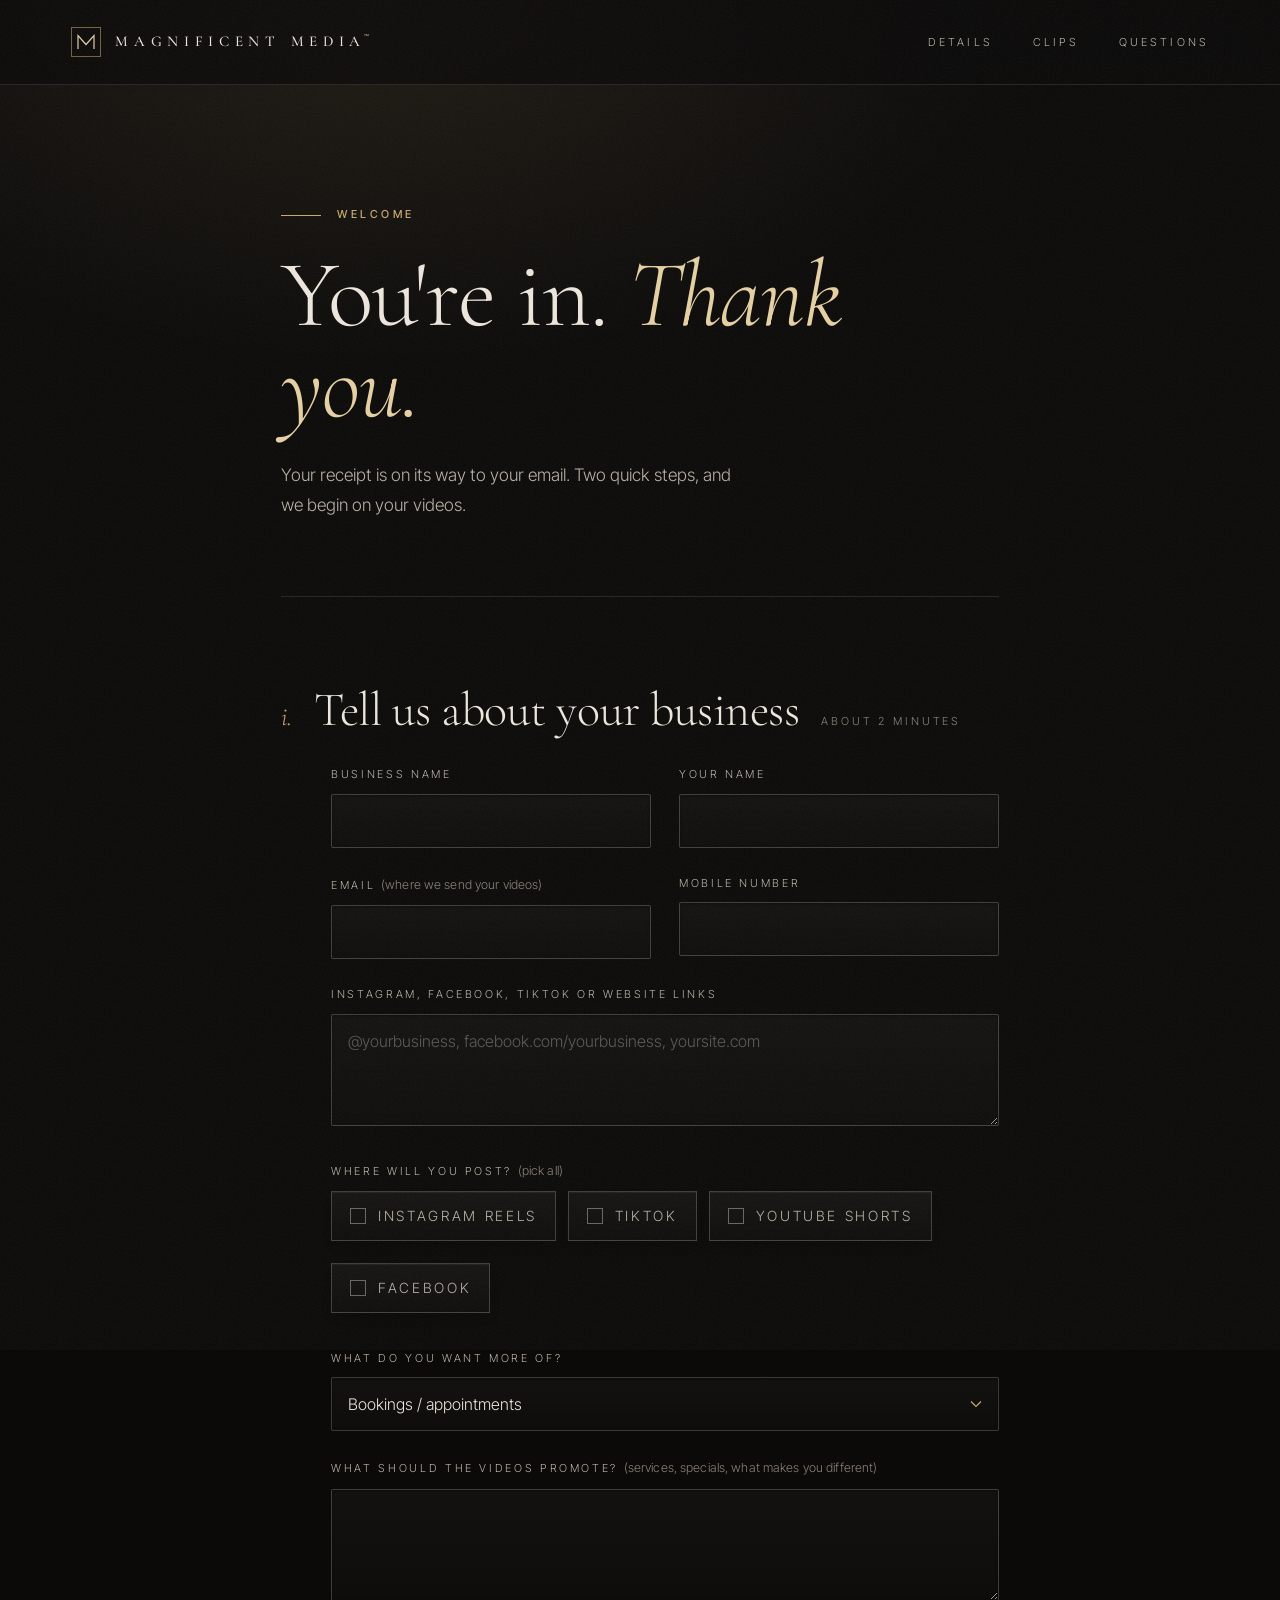
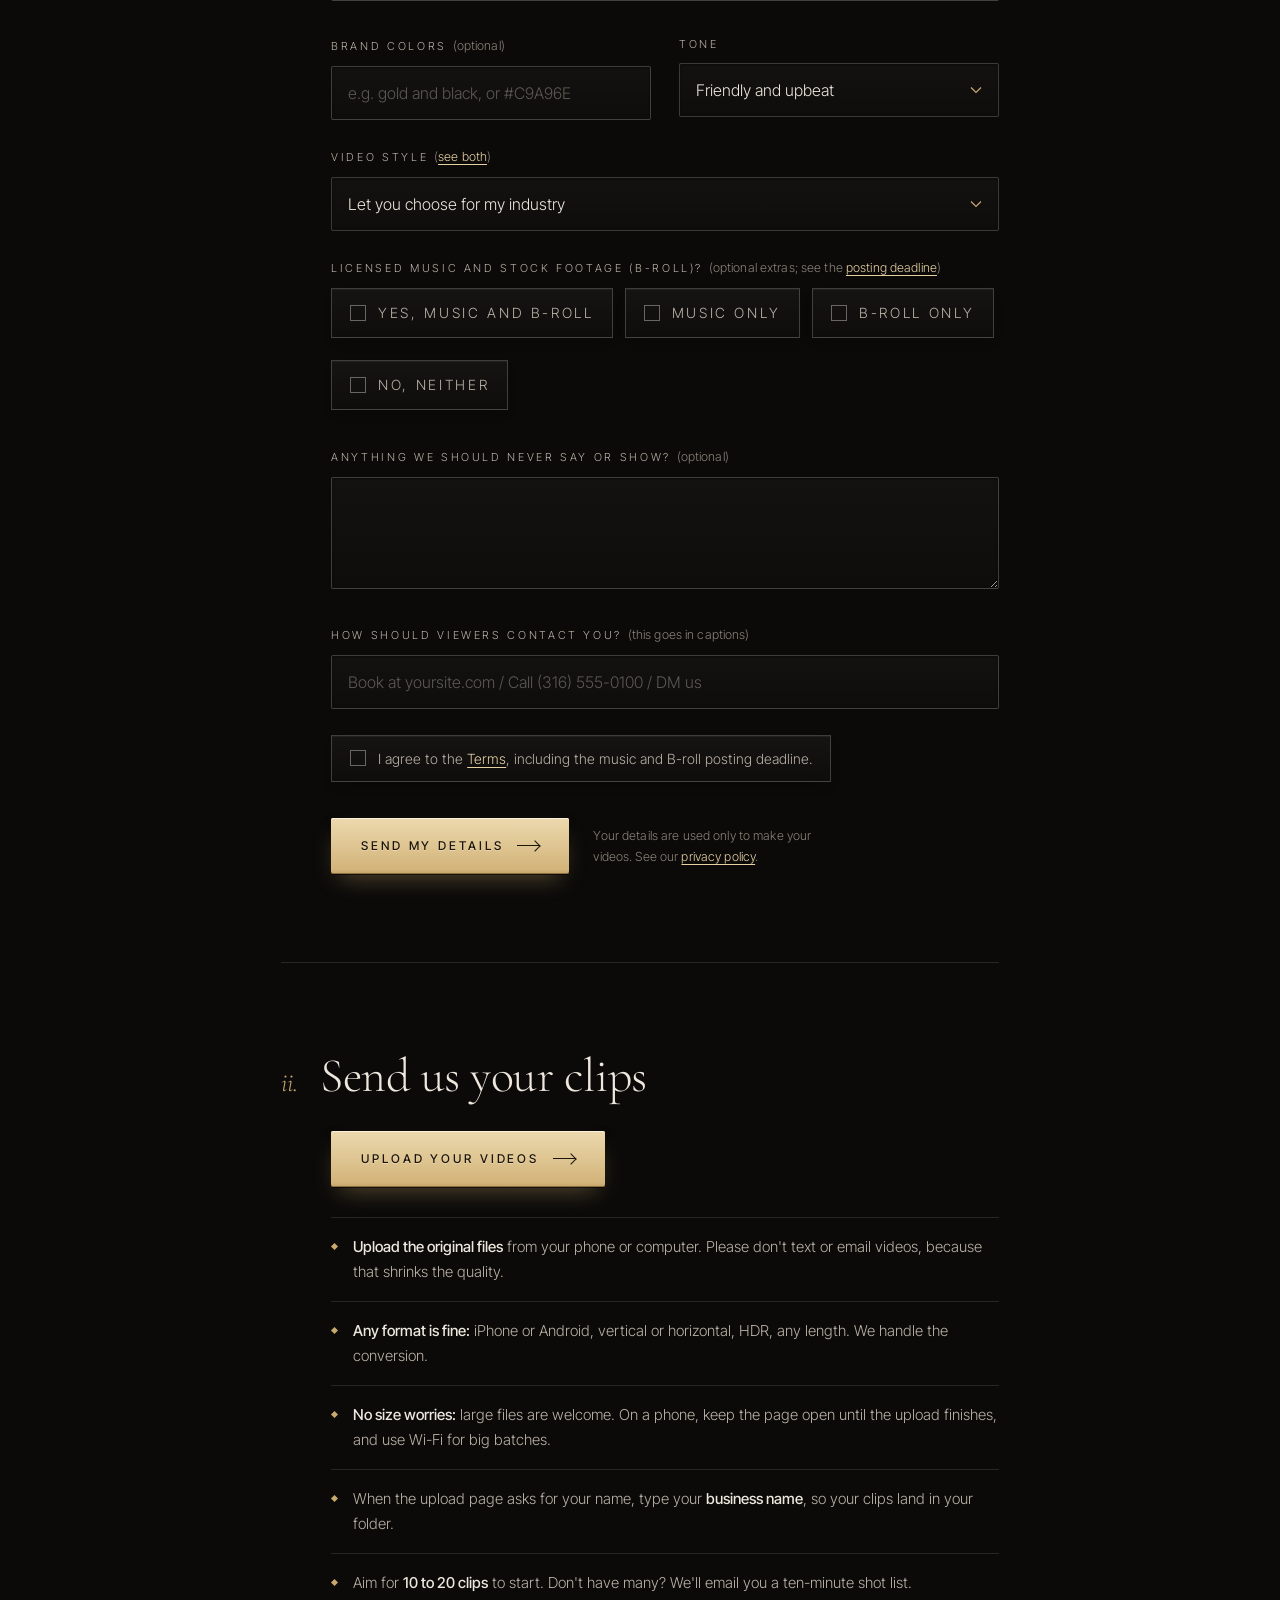
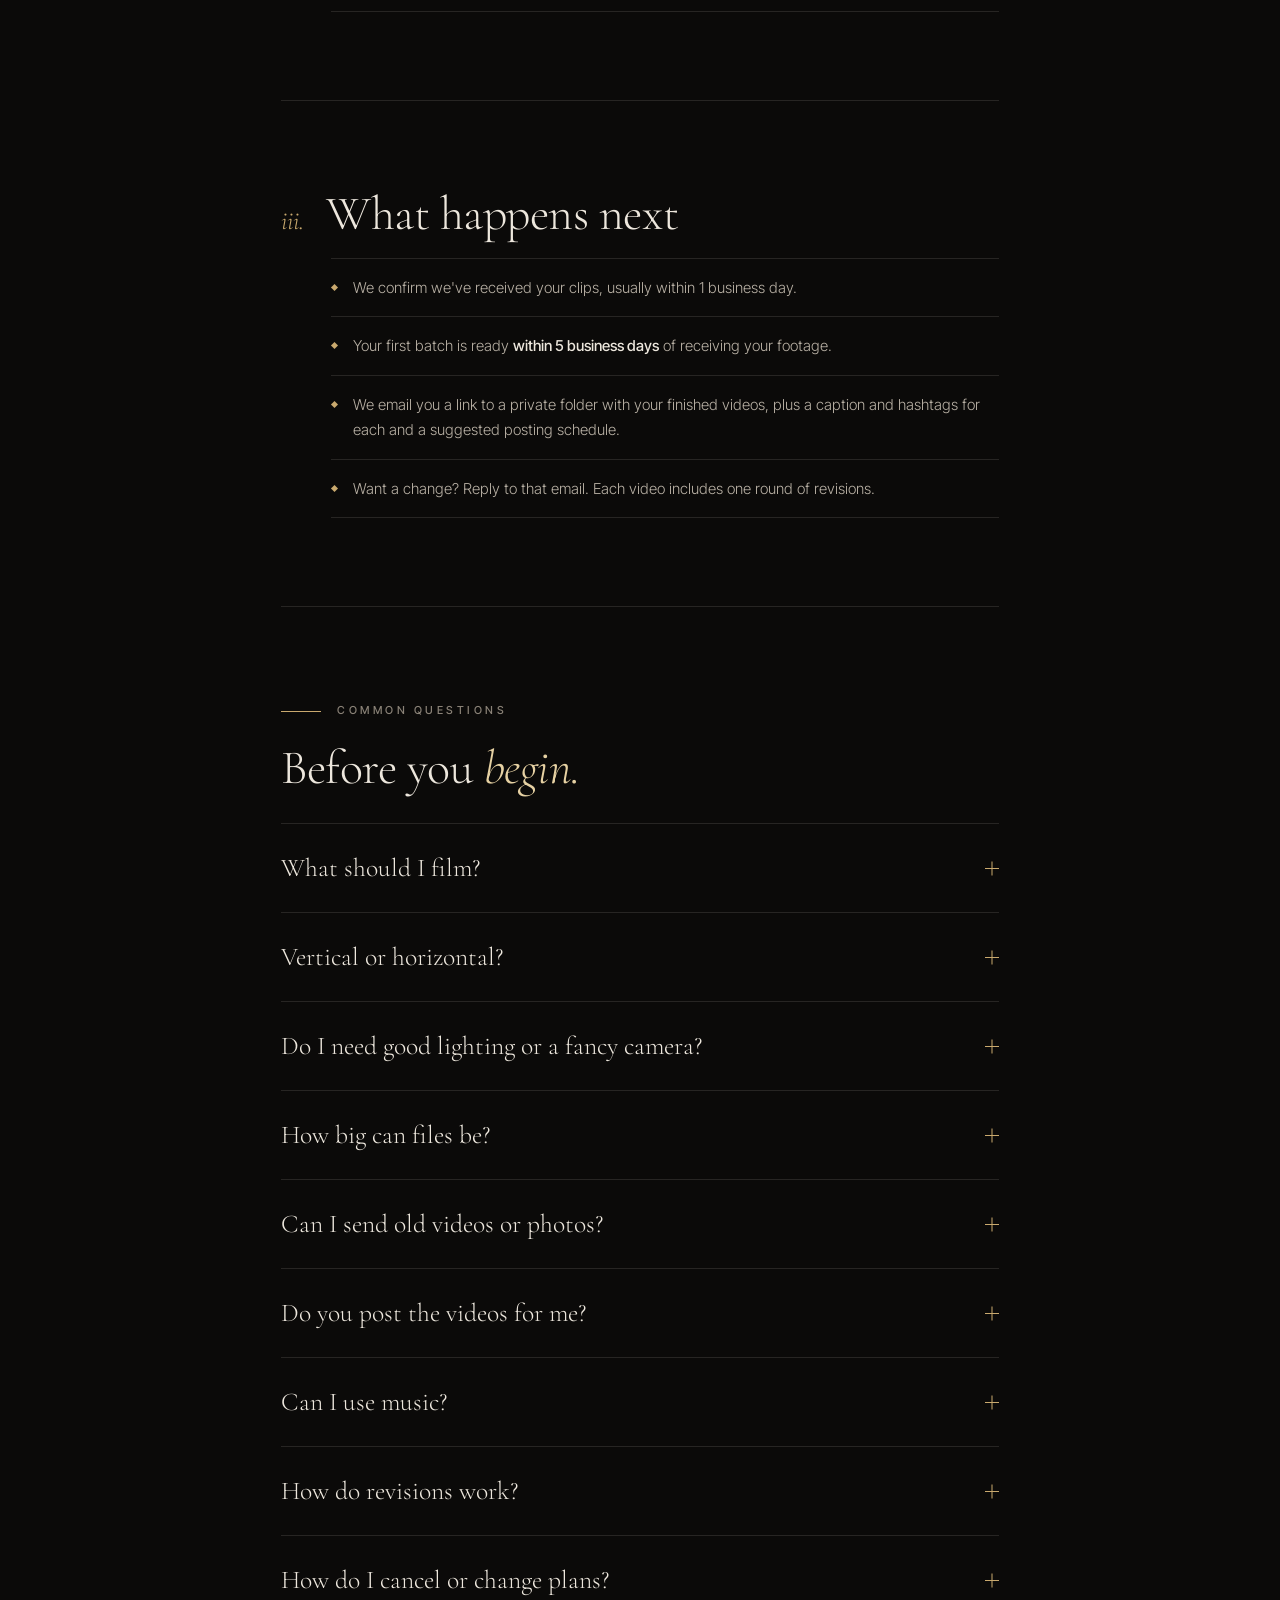
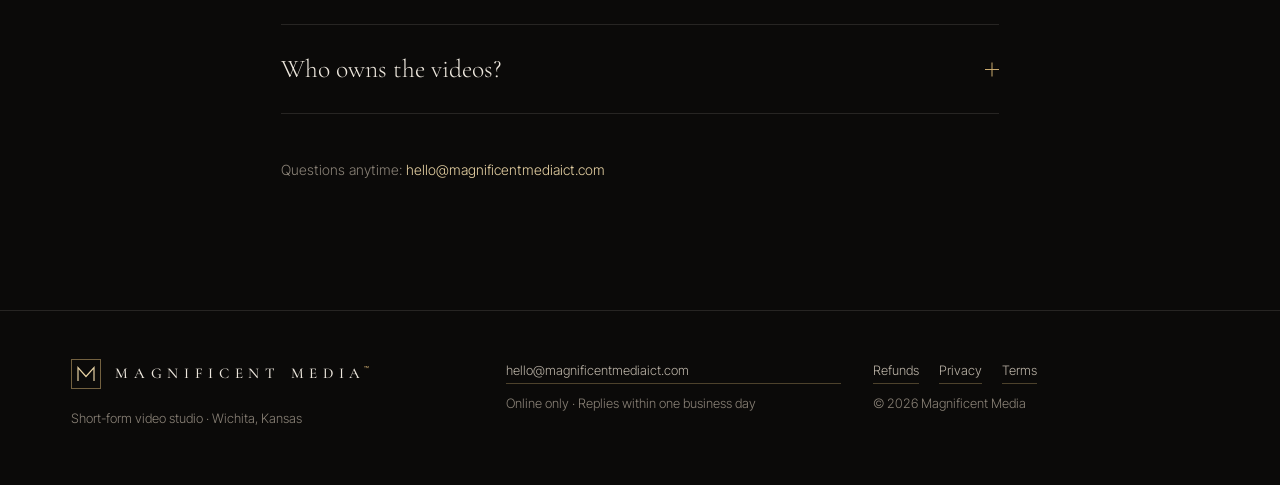
<file: welcome/index.html>
<!doctype html>
<html lang="en">
<head>
<meta charset="utf-8">
<meta name="viewport" content="width=device-width, initial-scale=1">
<script src="/assets/analytics.js?v=3" async></script>
<meta name="robots" content="noindex">
<title>Welcome | Magnificent Media</title>
<meta name="theme-color" content="#0b0a09">
<link rel="icon" href="data:image/svg+xml,%3Csvg xmlns='http://www.w3.org/2000/svg' viewBox='0 0 64 64'%3E%3Crect width='64' height='64' fill='%230b0a09'/%3E%3Cpath d='M14 46V18l18 20 18-20v28' fill='none' stroke='%23c9a96e' stroke-width='3'/%3E%3C/svg%3E">
<link rel="preconnect" href="https://fonts.googleapis.com">
<link rel="preconnect" href="https://fonts.gstatic.com" crossorigin>
<link href="https://fonts.googleapis.com/css2?family=Cormorant+Garamond:ital,wght@0,300;0,400;0,500;1,300;1,400&family=Inter+Tight:wght@300;400;500;600&display=swap" rel="stylesheet">
<link rel="stylesheet" href="/assets/luxe.css?v=6">
<style>
  header { background: rgba(11,10,9,.78); border-bottom-color: var(--line); backdrop-filter: blur(14px); -webkit-backdrop-filter: blur(14px); }
  .shell { max-width: 820px; margin: 0 auto; padding: 0 var(--gutter); }
  .intro { padding: calc(84px + clamp(64px, 9vw, 120px)) 0 clamp(48px, 6vw, 80px); position: relative; }
  body { background: radial-gradient(ellipse 70% 520px at 30% 0%, rgba(201,169,110,.11), transparent 70%) no-repeat, var(--ink); }
  .intro h1 { font-size: clamp(50px, 7.4vw, 104px); line-height: .96; margin: 24px 0 28px; }
  .plan-badge { display: inline-flex; align-items: center; gap: 12px; margin-bottom: 26px; padding: 10px 18px; border: 1px solid rgba(201,169,110,.55); color: var(--gold-hi); font-size: 11px; letter-spacing: .26em; text-transform: uppercase; background: linear-gradient(180deg, rgba(201,169,110,.10), rgba(201,169,110,.02)); }
  .plan-badge::before { content: ""; width: 6px; height: 6px; transform: rotate(45deg); background: var(--gold); }
  .plan-badge[hidden] { display: none; }

  .chapter { padding: clamp(56px, 7vw, 88px) 0; border-top: 1px solid var(--line); }
  .chapter-head { display: flex; align-items: baseline; gap: 22px; margin-bottom: 14px; }
  .chapter-head .num { font-family: var(--serif); font-style: italic; font-size: 26px; color: var(--gold); flex: none; }
  .chapter-head h2 { font-size: clamp(32px, 3.8vw, 48px); line-height: 1.05; }
  .chapter-head .time { font-size: 11px; letter-spacing: .26em; text-transform: uppercase; color: var(--stone); white-space: nowrap; }
  .chapter-body { padding-left: 50px; }
  .chapter-body > p { color: var(--ivory-dim); max-width: 60ch; }

  /* Form */
  form { margin-top: 26px; }
  .row { display: grid; grid-template-columns: 1fr 1fr; gap: 0 28px; }
  .field { margin-bottom: 26px; }
  label { display: block; font-size: 11px; letter-spacing: .24em; text-transform: uppercase; color: var(--ivory-dim); margin-bottom: 10px; }
  .hint { text-transform: none; letter-spacing: .01em; color: var(--stone); font-size: 12.5px; }
  .hint a { color: var(--gold-hi); text-decoration: underline; text-underline-offset: 3px; }
  input[type=text], input[type=email], input[type=tel], input:not([type]), textarea, select {
    width: 100%; font: 300 16px/1.5 var(--sans); color: var(--ivory);
    padding: 14px 16px; border-radius: 2px; border: 1px solid var(--line-strong);
    background: linear-gradient(180deg, rgba(255,255,255,.035), rgba(255,255,255,.015));
    box-shadow: inset 0 1px 3px rgba(0,0,0,.45);
    transition: border-color .25s, box-shadow .25s, background .25s;
    -webkit-appearance: none; appearance: none;
  }
  input::placeholder, textarea::placeholder { color: rgba(185,177,165,.45); }
  input:hover, textarea:hover, select:hover { border-color: rgba(237,231,221,.32); }
  input:focus, textarea:focus, select:focus { outline: none; border-color: var(--gold); background: rgba(201,169,110,.05); box-shadow: inset 0 1px 3px rgba(0,0,0,.45), 0 0 0 3px rgba(201,169,110,.14); }
  textarea { min-height: 112px; resize: vertical; }
  select {
    cursor: pointer; padding-right: 44px;
    background-image: url("data:image/svg+xml,%3Csvg xmlns='http://www.w3.org/2000/svg' width='12' height='8' viewBox='0 0 12 8'%3E%3Cpath d='M1 1.5l5 5 5-5' fill='none' stroke='%23c9a96e' stroke-width='1.2'/%3E%3C/svg%3E"), linear-gradient(180deg, rgba(255,255,255,.035), rgba(255,255,255,.015));
    background-repeat: no-repeat; background-position: right 16px center, 0 0;
  }
  select option { background: var(--ink-2); color: var(--ivory); }
  .checks { display: flex; flex-wrap: wrap; gap: 12px; }
  .check { position: relative; }
  .check input { position: absolute; opacity: 0; width: 1px; height: 1px; }
  .check span {
    display: inline-flex; align-items: center; gap: 12px; padding: 12px 18px; cursor: pointer; user-select: none;
    border: 1px solid var(--line-strong); font-size: 14px; color: var(--ivory-dim);
    background: linear-gradient(180deg, rgba(255,255,255,.04), rgba(255,255,255,.01));
    box-shadow: inset 0 1px 0 rgba(255,255,255,.05), 0 6px 16px -10px rgba(0,0,0,.8);
    transition: border-color .2s, color .2s, background .2s, transform .15s;
  }
  .check span::before { content: ""; width: 14px; height: 14px; flex: none; border: 1px solid rgba(237,231,221,.4); transition: background .2s, border-color .2s; }
  .check:hover span { border-color: rgba(201,169,110,.5); }
  .check input:checked + span { color: var(--ivory); border-color: var(--gold); background: rgba(201,169,110,.10); }
  .check input:disabled + span { opacity: .35; cursor: not-allowed; text-decoration: line-through; }
  .check input:checked + span::before { border-color: var(--gold); background: var(--gold) url("data:image/svg+xml,%3Csvg xmlns='http://www.w3.org/2000/svg' width='10' height='8' viewBox='0 0 10 8'%3E%3Cpath d='M1 4l2.6 2.6L9 1' fill='none' stroke='%230b0a09' stroke-width='1.6'/%3E%3C/svg%3E") center no-repeat; }
  .check input:focus-visible + span { outline: 1px solid var(--gold-hi); outline-offset: 3px; }
  .check span:active { transform: translateY(1px); }
  .check span a { color: var(--gold-hi); text-decoration: underline; text-underline-offset: 3px; }
  .check .agree { font-style: normal; text-transform: none; letter-spacing: normal; line-height: 1.5; }
  .submit-row { display: flex; align-items: center; gap: 24px; flex-wrap: wrap; margin-top: 10px; }
  .submit-row .hint { max-width: 36ch; }
  button.btn { font-family: var(--sans); }
  .hp { position: absolute; left: -9999px; }

  /* Upload + lists */
  .upload-box { margin: 26px 0 30px; }
  .pending { border: 1px dashed rgba(201,169,110,.5); padding: 16px 18px; color: var(--ivory-dim); font-size: 14.5px; }
  .pending[hidden], .btn[hidden] { display: none; }
  ul.notes { list-style: none; margin: 0; padding: 0; border-top: 1px solid var(--line); }
  ul.notes li { position: relative; padding: 16px 0 16px 22px; border-bottom: 1px solid var(--line); color: var(--ivory-dim); font-size: 15px; }
  ul.notes li::before { content: ""; position: absolute; left: 1px; top: 26px; width: 5px; height: 5px; transform: rotate(45deg); background: var(--gold); }
  ul.notes strong { color: var(--ivory); font-weight: 500; }

  .faq-wrap { margin-top: 10px; }
  details p a { text-decoration: underline; text-underline-offset: 3px; }
  .questions { padding: clamp(56px, 7vw, 88px) 0 clamp(80px, 10vw, 130px); border-top: 1px solid var(--line); }
  .questions h2 { font-size: clamp(32px, 3.8vw, 48px); margin: 22px 0 30px; }
  .closing-line { margin-top: 44px; color: var(--stone); font-size: 14px; }
  .closing-line a { color: var(--gold-hi); }

  @media (max-width: 640px) {
    .row { grid-template-columns: 1fr; }
    .chapter-body { padding-left: 0; }
    .chapter-head { flex-wrap: wrap; gap: 6px 18px; }
    .chapter-head .time { flex-basis: 100%; }
    .submit-row .btn { width: 100%; }
    .upload-box .btn { width: 100%; }
  }
</style>
</head>
<body>

<header>
  <div class="wrap nav">
    <a class="wordmark" href="/" aria-label="Magnificent Media home">
      <svg viewBox="0 0 30 30" aria-hidden="true"><rect x=".5" y=".5" width="29" height="29" fill="none" stroke="#c9a96e" stroke-opacity=".55"/><path d="M7 22V8.5l8 9 8-9V22" fill="none" stroke="#e6d1a3" stroke-width="1.2"/></svg>
      <span>Magnificent Media</span>
    </a>
    <nav class="nav-links" aria-label="Steps">
      <a class="link" href="#intake">Details</a>
      <a class="link" href="#upload">Clips</a>
      <a class="link" href="#faq">Questions</a>
    </nav>
  </div>
</header>

<main class="shell">
  <section class="intro">
    <span class="label gold"><span class="rule"></span>Welcome</span>
    <h1>You're in. <em>Thank you.</em></h1>
    <div class="plan-badge" id="planBadge" hidden></div>
    <p class="body-lg">Your receipt is on its way to your email. Two quick steps, and we begin on your videos.</p>
  </section>

  <!-- STEP 1: intake -->
  <section class="chapter" id="intake">
    <div class="chapter-head"><span class="num">i.</span><h2>Tell us about your business</h2><span class="time">About 2 minutes</span></div>
    <div class="chapter-body">
      <form action="https://formsubmit.co/hello@magnificentmediaict.com" method="POST" id="intakeForm">
        <input type="hidden" name="_subject" value="New client intake">
        <input type="hidden" name="_template" value="table">
        <input type="hidden" name="_captcha" value="false">
        <input type="hidden" name="_next" value="https://magnificentmediaict.com/welcome/thanks/">
        <input type="hidden" name="plan" id="planField" value="">
        <input type="text" name="_honey" class="hp" tabindex="-1" autocomplete="off">

        <div class="row">
          <div class="field"><label for="biz">Business name</label><input id="biz" name="business_name" required autocomplete="organization"></div>
          <div class="field"><label for="contact">Your name</label><input id="contact" name="contact_name" required autocomplete="name"></div>
        </div>
        <div class="row">
          <div class="field"><label for="email">Email <span class="hint">(where we send your videos)</span></label><input id="email" type="email" name="email" required autocomplete="email"></div>
          <div class="field"><label for="phone">Mobile number</label><input id="phone" type="tel" name="phone" required autocomplete="tel"></div>
        </div>
        <div class="field">
          <label for="links">Instagram, Facebook, TikTok or website links</label>
          <textarea id="links" name="social_links" placeholder="@yourbusiness, facebook.com/yourbusiness, yoursite.com"></textarea>
        </div>

        <div class="field">
          <label>Where will you post? <span class="hint">(pick all)</span></label>
          <div class="checks">
            <label class="check"><input type="checkbox" name="platforms" value="Instagram Reels"><span>Instagram Reels</span></label>
            <label class="check"><input type="checkbox" name="platforms" value="TikTok"><span>TikTok</span></label>
            <label class="check"><input type="checkbox" name="platforms" value="YouTube Shorts"><span>YouTube Shorts</span></label>
            <label class="check"><input type="checkbox" name="platforms" value="Facebook"><span>Facebook</span></label>
          </div>
        </div>

        <div class="field">
          <label for="goal">What do you want more of?</label>
          <select id="goal" name="main_goal">
            <option>Bookings / appointments</option><option>Phone calls</option><option>Walk-ins</option>
            <option>Online sales</option><option>Followers / awareness</option><option>Something else</option>
          </select>
        </div>

        <div class="field">
          <label for="offers">What should the videos promote? <span class="hint">(services, specials, what makes you different)</span></label>
          <textarea id="offers" name="offers_to_promote" required></textarea>
        </div>

        <div class="row">
          <div class="field"><label for="colors">Brand colors <span class="hint">(optional)</span></label><input id="colors" name="brand_colors" placeholder="e.g. gold and black, or #C9A96E"></div>
          <div class="field"><label for="tone">Tone</label>
            <select id="tone" name="tone"><option>Friendly and upbeat</option><option>Calm and professional</option><option>Bold and energetic</option><option>Luxury</option><option>Funny</option></select></div>
        </div>
        <div class="field">
          <label for="layout">Video style <span class="hint">(<a href="/demo/" target="_blank" rel="noopener">see both</a>)</span></label>
          <select id="layout" name="video_style"><option>Let you choose for my industry</option><option>Style A: Full-screen</option><option>Style B: Framed</option><option>A mix of both</option></select>
        </div>

        <div class="field">
          <label>Licensed music and stock footage (B-roll)? <span class="hint">(optional extras; see the <a href="/#music-terms" target="_blank" rel="noopener">posting deadline</a>)</span></label>
          <div class="checks">
            <label class="check"><input type="radio" name="music_and_broll" value="Yes, add music and B-roll" data-needs="music broll"><span>Yes, music and B-roll</span></label>
            <label class="check"><input type="radio" name="music_and_broll" value="Music only" data-needs="music"><span>Music only</span></label>
            <label class="check"><input type="radio" name="music_and_broll" value="B-roll only" data-needs="broll"><span>B-roll only</span></label>
            <label class="check"><input type="radio" name="music_and_broll" value="No, neither" required><span>No, neither</span></label>
          </div>
          <p class="hint" id="extras-paused" hidden></p>
        </div>

        <div class="field">
          <label for="avoid">Anything we should never say or show? <span class="hint">(optional)</span></label>
          <textarea id="avoid" name="do_not_show"></textarea>
        </div>
        <div class="field">
          <label for="cta">How should viewers contact you? <span class="hint">(this goes in captions)</span></label>
          <input id="cta" name="call_to_action" placeholder="Book at yoursite.com / Call (316) 555-0100 / DM us">
        </div>

        <div class="field">
          <div class="checks">
            <label class="check"><input type="checkbox" name="terms_agreed" value="Yes, agreed to the Terms incl. the music and B-roll posting deadline (effective 2026-11-03)" required><span><i class="agree">I agree to the <a href="/#terms" target="_blank" rel="noopener">Terms</a>, including the music and B-roll posting deadline.</i></span></label>
          </div>
        </div>

        <div class="submit-row">
          <button class="btn btn-gold" type="submit">Send my details <span class="arrow"></span></button>
          <p class="hint">Your details are used only to make your videos. See our <a href="/#privacy">privacy policy</a>.</p>
        </div>
      </form>
    </div>
  </section>

  <!-- STEP 2: upload -->
  <section class="chapter" id="upload">
    <div class="chapter-head"><span class="num">ii.</span><h2>Send us your clips</h2></div>
    <div class="chapter-body">
      <div class="upload-box">
        <a class="btn btn-gold" id="uploadBtn" href="#" target="_blank" rel="noopener" hidden>Upload your videos <span class="arrow"></span></a>
        <div class="pending" id="uploadPending">Your private upload link is on its way by email within 1 business day.</div>
      </div>
      <ul class="notes">
        <li><strong>Upload the original files</strong> from your phone or computer. Please don't text or email videos, because that shrinks the quality.</li>
        <li><strong>Any format is fine:</strong> iPhone or Android, vertical or horizontal, HDR, any length. We handle the conversion.</li>
        <li><strong>No size worries:</strong> large files are welcome. On a phone, keep the page open until the upload finishes, and use Wi-Fi for big batches.</li>
        <li>When the upload page asks for your name, type your <strong>business name</strong>, so your clips land in your folder.</li>
        <li>Aim for <strong>10 to 20 clips</strong> to start. Don't have many? We'll email you a ten-minute shot list.</li>
      </ul>
    </div>
  </section>

  <!-- STEP 3: what happens next -->
  <section class="chapter">
    <div class="chapter-head"><span class="num">iii.</span><h2>What happens next</h2></div>
    <div class="chapter-body">
      <ul class="notes">
        <li>We confirm we've received your clips, usually within 1 business day.</li>
        <li>Your first batch is ready <strong>within 5 business days</strong> of receiving your footage.</li>
        <li>We email you a link to a private folder with your finished videos, plus a caption and hashtags for each and a suggested posting schedule.</li>
        <li>Want a change? Reply to that email. Each video includes one round of revisions.</li>
      </ul>
    </div>
  </section>

  <!-- FAQ -->
  <section class="questions" id="faq">
    <span class="label"><span class="rule"></span>Common questions</span>
    <h2>Before you <em>begin.</em></h2>
    <div class="faq-wrap">
      <details><summary>What should I film?<span class="pm"></span></summary><p>Your work in action, before and after results, your team, quick tips for customers, a short tour, a customer saying something kind (with their permission). Clips of 10 to 60 seconds are perfect. Talking to the camera works well; we add the captions.</p></details>
      <details><summary>Vertical or horizontal?<span class="pm"></span></summary><p>Vertical is best, but horizontal works too. We fit it to Reels, TikTok and Shorts without cutting off what matters.</p></details>
      <details><summary>Do I need good lighting or a fancy camera?<span class="pm"></span></summary><p>No. A phone is enough. Face a window for soft light and get close for clear sound. We fix levels, cut the dead air and add captions.</p></details>
      <details><summary>How big can files be?<span class="pm"></span></summary><p>Large files are fine. Upload the originals. If an upload stops, open the link again and re-send that clip.</p></details>
      <details><summary>Can I send old videos or photos?<span class="pm"></span></summary><p>Yes. Old videos are great material. Photos can be used as quick slides inside a video.</p></details>
      <details><summary>Do you post the videos for me?<span class="pm"></span></summary><p>We deliver finished videos with captions, hashtags and a posting schedule so you can post in seconds. Growth plans include versions tuned for each platform.</p></details>
      <details><summary>Can I use music?<span class="pm"></span></summary><p>Yes, in two ways. We can add licensed music and stock footage (B-roll) for you if you choose it on the form. Videos that include them must be posted publicly before the <a href="/#music-terms">posting deadline in our Terms</a>. Or you can add a trending sound from the app's own music library when you post, which the platform licenses for you. Either way, we keep the voice clear so the music sits underneath.</p></details>
      <details><summary>How do revisions work?<span class="pm"></span></summary><p>Reply to the delivery email with the video number and what to change. Each video includes one round of revisions.</p></details>
      <details><summary>How do I cancel or change plans?<span class="pm"></span></summary><p>Email us before your next billing date and you won't be charged again. The Founding 90-day plan is a prepaid, non-refundable rate. See the <a href="/#refunds">refund policy</a>.</p></details>
      <details><summary>Who owns the videos?<span class="pm"></span></summary><p>You do. We never post or share your footage anywhere without your written permission.</p></details>
    </div>
    <p class="closing-line">Questions anytime: <a href="mailto:hello@magnificentmediaict.com">hello@magnificentmediaict.com</a></p>
  </section>
</main>

<footer>
  <div class="wrap foot">
    <div class="stack">
      <span class="wordmark"><svg viewBox="0 0 30 30" aria-hidden="true"><rect x=".5" y=".5" width="29" height="29" fill="none" stroke="#c9a96e" stroke-opacity=".55"/><path d="M7 22V8.5l8 9 8-9V22" fill="none" stroke="#e6d1a3" stroke-width="1.2"/></svg><span>Magnificent Media</span></span>
      <span style="margin-top:10px">Short-form video studio · Wichita, Kansas</span>
    </div>
    <div class="stack">
      <a href="mailto:hello@magnificentmediaict.com">hello@magnificentmediaict.com</a>
      <span>Online only · Replies within one business day</span>
    </div>
    <div class="stack">
      <span class="links"><a href="/#refunds">Refunds</a><a href="/#privacy">Privacy</a><a href="/#terms">Terms</a></span>
      <span>© 2026 Magnificent Media</span>
    </div>
  </div>
</footer>

<script>
  var UPLOAD_URL = "https://www.dropbox.com/request/551onp2gib8s29ujhgx6";  // Dropbox file request "Magnificent Media uploads"
  var plans = { starter: "Starter plan: 8 videos a month", growth: "Growth plan: 12 videos a month",
                founding: "Founding 90-day plan", creator: "Creator AI Team setup" };
  var p = (new URLSearchParams(location.search).get("plan") || "").toLowerCase();
  if (plans[p]) { var b = document.getElementById("planBadge"); b.textContent = plans[p]; b.hidden = false;
                  document.getElementById("planField").value = plans[p]; }
  if (UPLOAD_URL) { var u = document.getElementById("uploadBtn"); u.href = UPLOAD_URL; u.hidden = false;
                    document.getElementById("uploadPending").hidden = true; }
  if (p === "creator") {   // Creator AI Team setup: no footage needed; kickoff questions + handoff call come by email
    document.getElementById("upload").innerHTML = '<div class="chapter-head"><span class="num">ii.</span><h2>Your kickoff email</h2></div>' +
      '<div class="chapter-body"><p>Within 1 business day you\'ll get a short kickoff email with 6 questions about your channel and 3 times for your 60-minute handoff call. ' +
      'Your AI team is delivered within 10 business days of your answers, built in your own Claude account (Claude Pro or Max).</p></div>';
    document.getElementById("biz").previousElementSibling.textContent = "Channel or brand name";
    document.getElementById("offers").previousElementSibling.innerHTML = 'What do you want your AI team to take off your plate? <span class="hint">(planning, scripts, Shorts, captions, replies…)</span>';
  }
</script>
</body>
</html>
</file>
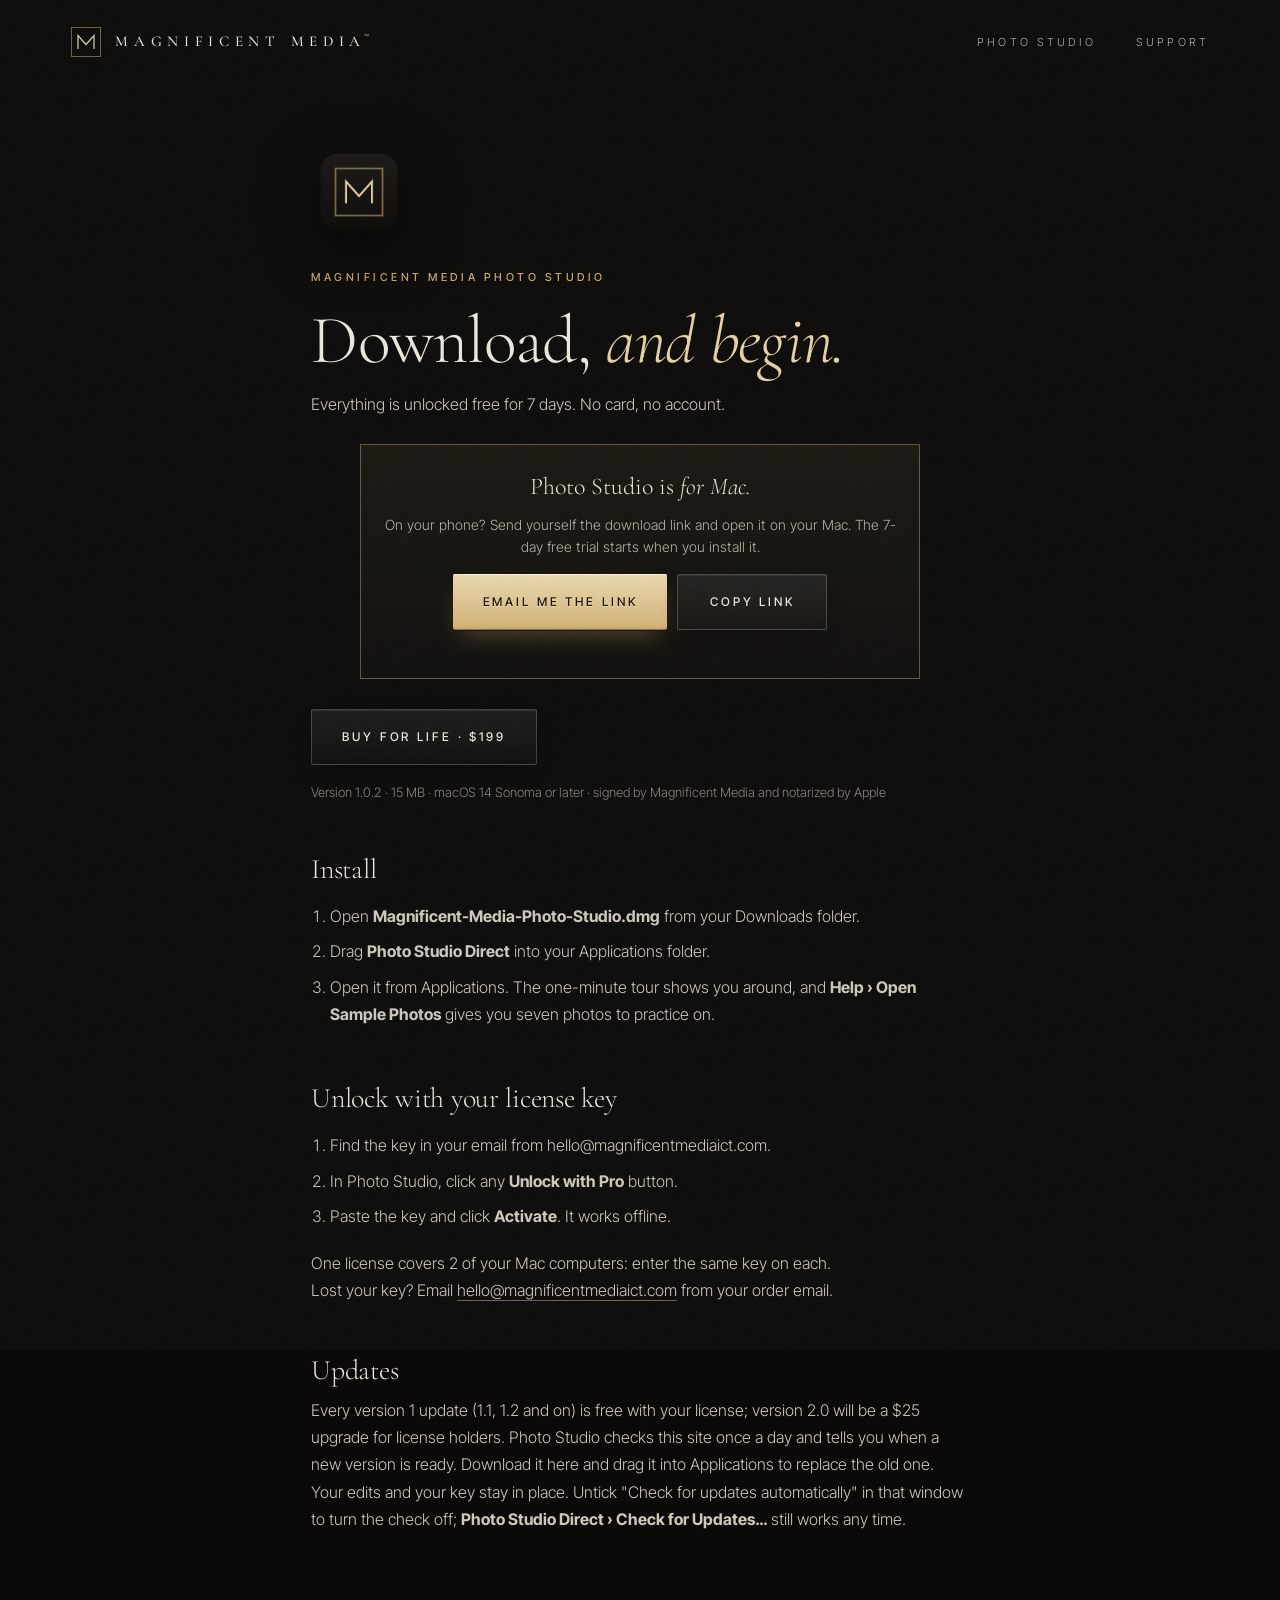
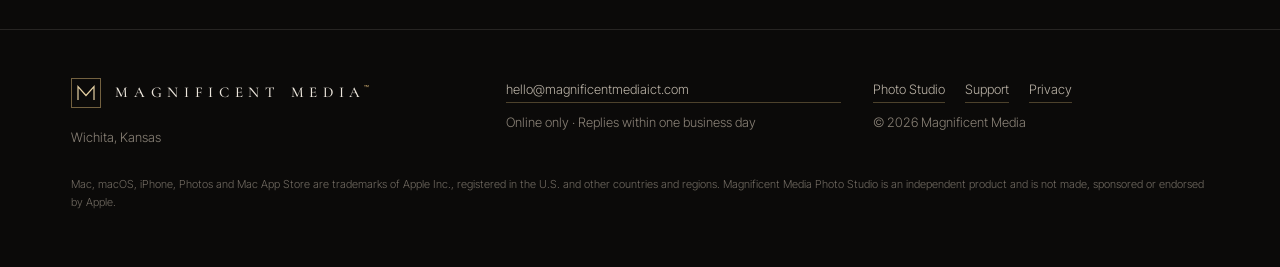
<file: photo-studio/download/index.html>
<!doctype html>
<html lang="en">
<head>
<meta charset="utf-8">
<meta name="viewport" content="width=device-width, initial-scale=1">
<script src="/assets/analytics.js?v=3" async></script>
<title>Download Photo Studio | Magnificent Media</title>
<meta name="description" content="Download Magnificent Media Photo Studio for Mac. Free for 7 days, then unlock with your lifetime license key.">
<meta name="theme-color" content="#0b0a09">
<link rel="canonical" href="https://magnificentmediaict.com/photo-studio/download/">
<link rel="icon" href="/photo-studio/media/app-icon.png">
<link rel="preconnect" href="https://fonts.googleapis.com">
<link rel="preconnect" href="https://fonts.gstatic.com" crossorigin>
<link href="https://fonts.googleapis.com/css2?family=Cormorant+Garamond:ital,wght@0,300;0,400;0,500;1,300;1,400&family=Inter+Tight:wght@300;400;500;600&display=swap" rel="stylesheet">
<link rel="stylesheet" href="/assets/luxe.css?v=6">
<style>
  .doc { max-width: 760px; margin: 0 auto; padding: clamp(120px, 16vh, 180px) var(--gutter, 24px) 96px; }
  .doc .icon { width: 96px; height: 96px; margin-bottom: 22px; filter: drop-shadow(0 16px 28px rgba(0,0,0,.7)); }
  .doc h1 { font-size: clamp(40px, 6vw, 68px); line-height: 1; margin: 18px 0 16px; }
  .doc h2 { font-size: 28px; margin: 52px 0 12px; }
  .doc p, .doc li { color: #cfc7bb; line-height: 1.7; }
  .doc ol { padding-left: 1.2em; }
  .doc li { padding: 4px 0; }
  .doc .meta { font-size: 13px; color: var(--stone); margin-top: 16px; }
  .doc .cta { display: flex; gap: 16px; flex-wrap: wrap; margin-top: 30px; }
  .doc a.inline { border-bottom: 1px solid rgba(201,169,110,.55); }
</style>
</head>
<body>
<header id="hdr">
  <div class="wrap nav">
    <a class="wordmark" href="/" aria-label="Magnificent Media home">
      <svg viewBox="0 0 30 30" aria-hidden="true"><rect x=".5" y=".5" width="29" height="29" fill="none" stroke="#c9a96e" stroke-opacity=".55"/><path d="M7 22V8.5l8 9 8-9V22" fill="none" stroke="#e6d1a3" stroke-width="1.2"/></svg>
      <span>Magnificent Media</span>
    </a>
    <nav class="nav-links" aria-label="Main">
      <a class="link" href="/photo-studio/">Photo Studio</a>
      <a class="link" href="/photo-studio/support/">Support</a>
    </nav>
  </div>
</header>

<main class="doc">
  <img class="icon" src="/photo-studio/media/app-icon.png" alt="Photo Studio app icon" width="96" height="96">
  <span class="label gold">Magnificent Media Photo Studio</span>
  <h1>Download, <em>and begin.</em></h1>
  <p>Everything is unlocked free for 7 days. No card, no account.</p>
  <div class="cta">
    <a class="btn btn-gold" href="/photo-studio/download/Magnificent-Media-Photo-Studio.dmg" download data-mac-only>Download for Mac <span class="arrow"></span></a>
    <a class="btn btn-glass" href="https://buy.stripe.com/eVq9ATa4j1cLbHl94kgMw04?prefilled_promo_code=LAUNCH"><span data-launch-price>Buy for life · $149</span></a>
  </div>
  <div data-send-mac data-first hidden></div>
  <p class="meta">Version 1.0.2 · 15 MB · macOS 14 Sonoma or later · signed by Magnificent Media and notarized by Apple<span data-launch-only> · launch price $149 until Nov 30, 11:59 PM CT, then $199</span></p>

  <h2>Install</h2>
  <ol>
    <li>Open <strong>Magnificent-Media-Photo-Studio.dmg</strong> from your Downloads folder.</li>
    <li>Drag <strong>Photo Studio Direct</strong> into your Applications folder.</li>
    <li>Open it from Applications. The one-minute tour shows you around, and <strong>Help › Open Sample Photos</strong> gives you seven photos to practice on.</li>
  </ol>

  <h2>Unlock with your license key</h2>
  <ol>
    <li>Find the key in your email from hello@magnificentmediaict.com.</li>
    <li>In Photo Studio, click any <strong>Unlock with Pro</strong> button.</li>
    <li>Paste the key and click <strong>Activate</strong>. It works offline.</li>
  </ol>
  <p>One license covers 2 of your Mac computers: enter the same key on each.</p>
  <p>Lost your key? Email <a class="inline" href="mailto:hello@magnificentmediaict.com?subject=Photo%20Studio%20license">hello@magnificentmediaict.com</a> from your order email.</p>

  <h2>Updates</h2>
  <p>Every version 1 update (1.1, 1.2 and on) is free with your license; version 2.0 will be a $25 upgrade for license holders. Photo Studio checks this site once a day and tells you when a new version is ready. Download it here and drag it into Applications to replace the old one. Your edits and your key stay in place. Untick "Check for updates automatically" in that window to turn the check off; <strong>Photo Studio Direct › Check for Updates…</strong> still works any time.</p>
</main>

<footer>
  <div class="wrap foot">
    <div class="stack">
      <span class="wordmark"><svg viewBox="0 0 30 30" aria-hidden="true"><rect x=".5" y=".5" width="29" height="29" fill="none" stroke="#c9a96e" stroke-opacity=".55"/><path d="M7 22V8.5l8 9 8-9V22" fill="none" stroke="#e6d1a3" stroke-width="1.2"/></svg><span>Magnificent Media</span></span>
      <span style="margin-top:10px">Wichita, Kansas</span>
    </div>
    <div class="stack">
      <a href="mailto:hello@magnificentmediaict.com">hello@magnificentmediaict.com</a>
      <span>Online only · Replies within one business day</span>
    </div>
    <div class="stack">
      <span class="links"><a href="/photo-studio/">Photo Studio</a><a href="/photo-studio/support/">Support</a><a href="/photo-studio/privacy/">Privacy</a></span>
      <span>© 2026 Magnificent Media</span>
    </div>
  </div>
  <p class="wrap tm">Mac, macOS, iPhone, Photos and Mac App Store are trademarks of Apple Inc., registered in the U.S. and other countries and regions. Magnificent Media Photo Studio is an independent product and is not made, sponsored or endorsed by Apple.</p>
</footer>
<script src="/assets/launch-end.js?v=3"></script>
<script src="/assets/mac-only.js?v=1"></script>
</body>
</html>
</file>
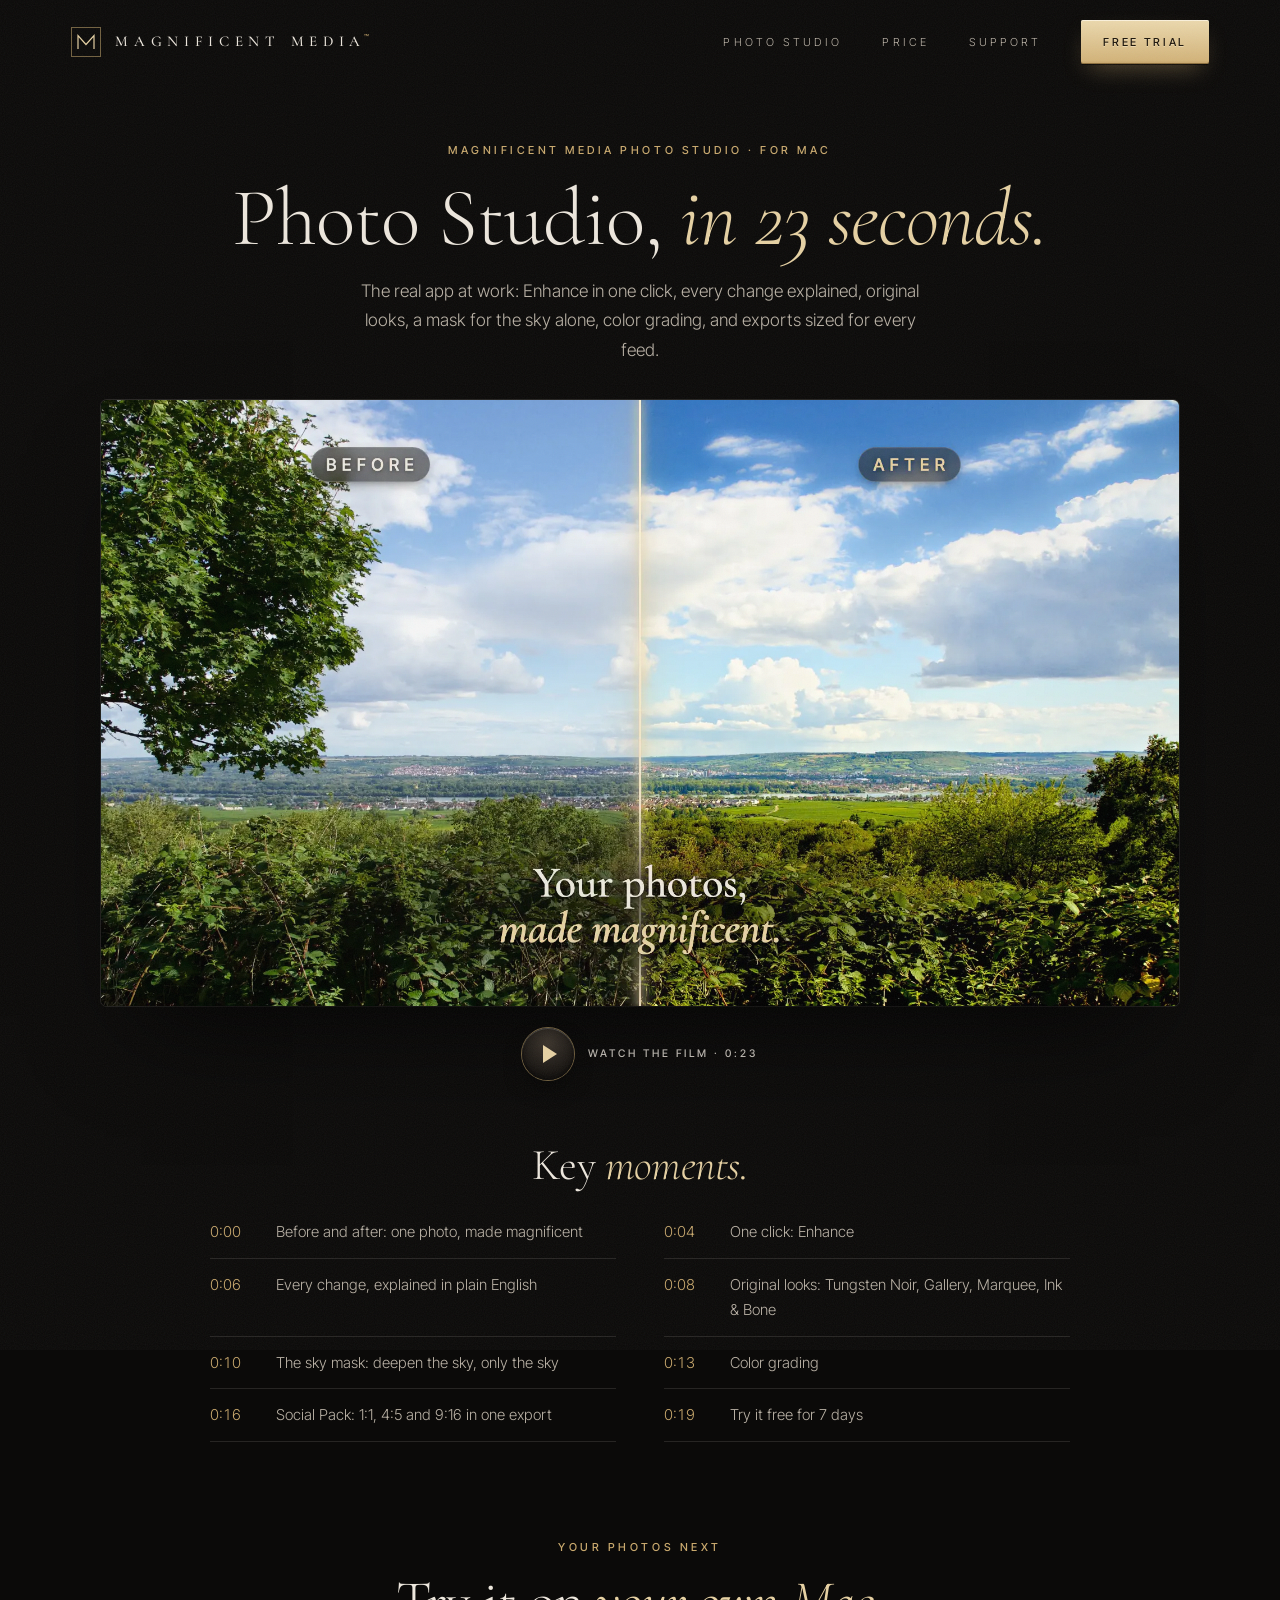
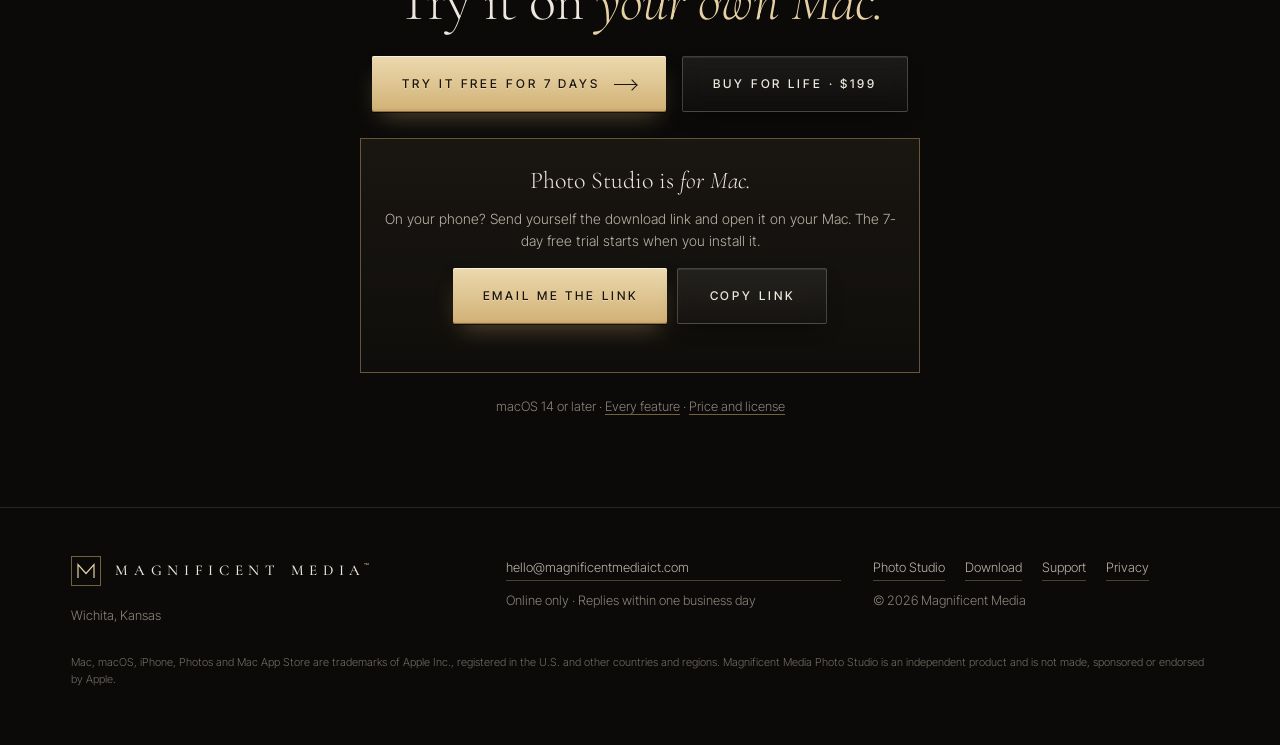
<file: photo-studio/film/index.html>
<!doctype html>
<html lang="en">
<head>
<meta charset="utf-8">
<meta name="viewport" content="width=device-width, initial-scale=1">
<script src="/assets/analytics.js?v=3" async></script>
<title>Photo Studio for Mac in 23 Seconds (Film) | Magnificent Media</title>
<meta name="description" content="Watch Magnificent Media Photo Studio, the AI photo editor for Mac, in a 23-second film: one-click Enhance that explains every change, original looks, a sky-only mask, color grading and Social Pack exports for every feed.">
<meta name="theme-color" content="#0b0a09">
<link rel="canonical" href="https://magnificentmediaict.com/photo-studio/film/">
<meta property="og:type" content="video.other">
<meta property="og:title" content="Photo Studio for Mac, in 23 seconds">
<meta property="og:description" content="The AI photo editor for Mac that explains every change. Try it free for 7 days.">
<meta property="og:url" content="https://magnificentmediaict.com/photo-studio/film/">
<meta property="og:image" content="https://magnificentmediaict.com/photo-studio/media/ad-3d-share.jpg">
<meta property="og:image:width" content="1200">
<meta property="og:image:height" content="675">
<meta property="og:video" content="https://magnificentmediaict.com/photo-studio/media/ad-3d.mp4">
<meta property="og:video:type" content="video/mp4">
<meta property="og:video:width" content="1920">
<meta property="og:video:height" content="1080">
<meta name="twitter:card" content="summary_large_image">
<link rel="icon" href="/photo-studio/media/app-icon.png">
<link rel="preconnect" href="https://fonts.googleapis.com">
<link rel="preconnect" href="https://fonts.gstatic.com" crossorigin>
<link href="https://fonts.googleapis.com/css2?family=Cormorant+Garamond:ital,wght@0,300;0,400;0,500;1,300;1,400&family=Inter+Tight:wght@300;400;500;600&display=swap" rel="stylesheet">
<link rel="stylesheet" href="/assets/luxe.css?v=6">
<script type="application/ld+json">
{"@context": "https://schema.org", "@type": "VideoObject",
 "name": "Magnificent Media Photo Studio for Mac, in 23 seconds",
 "description": "A 23-second film of Magnificent Media Photo Studio, the AI photo editor for Mac: one-click Enhance that explains every change, original looks, a sky-only mask, color grading and Social Pack exports for every feed.",
 "thumbnailUrl": ["https://magnificentmediaict.com/photo-studio/media/ad-3d-poster.webp"],
 "uploadDate": "2026-11-03T09:00:00-06:00",
 "duration": "PT23S",
 "contentUrl": "https://magnificentmediaict.com/photo-studio/media/ad-3d.mp4",
 "hasPart": [
  {"@type": "Clip", "name": "Before and after", "startOffset": 0, "endOffset": 4, "url": "https://magnificentmediaict.com/photo-studio/film/?t=0"},
  {"@type": "Clip", "name": "One-click Enhance", "startOffset": 4, "endOffset": 6, "url": "https://magnificentmediaict.com/photo-studio/film/?t=4"},
  {"@type": "Clip", "name": "Every change, explained", "startOffset": 6, "endOffset": 8, "url": "https://magnificentmediaict.com/photo-studio/film/?t=6"},
  {"@type": "Clip", "name": "Original looks", "startOffset": 8, "endOffset": 10, "url": "https://magnificentmediaict.com/photo-studio/film/?t=8"},
  {"@type": "Clip", "name": "Sky mask: deepen only the sky", "startOffset": 10, "endOffset": 13, "url": "https://magnificentmediaict.com/photo-studio/film/?t=10"},
  {"@type": "Clip", "name": "Color grading", "startOffset": 13, "endOffset": 16, "url": "https://magnificentmediaict.com/photo-studio/film/?t=13"},
  {"@type": "Clip", "name": "Social Pack exports", "startOffset": 16, "endOffset": 19, "url": "https://magnificentmediaict.com/photo-studio/film/?t=16"},
  {"@type": "Clip", "name": "Try it free for 7 days", "startOffset": 19, "endOffset": 23, "url": "https://magnificentmediaict.com/photo-studio/film/?t=19"}
 ]}
</script>
<style>
  .intro { padding: clamp(116px, 15vh, 160px) 0 clamp(26px, 4vh, 40px); text-align: center; }
  .intro h1 { font-size: clamp(40px, 6.4vw, 84px); line-height: 1; margin: 16px 0 16px; }
  .intro .body-lg { margin: 0 auto; max-width: 56ch; }
  .intro .nw { white-space: nowrap; }
  .film { max-width: 1180px; margin: 0 auto; }
  .film .frame { aspect-ratio: 16/9; border-radius: 6px; cursor: pointer; box-shadow: 0 50px 100px -40px rgba(0,0,0,.95), 0 0 0 1px var(--line); }
  .film .frame.playing { cursor: auto; }
  .film .play-row { width: 100%; justify-content: center; margin-top: 22px; }
  .moments { max-width: 860px; margin: clamp(48px, 7vh, 80px) auto 0; }
  .moments h2 { font-size: clamp(30px, 3.6vw, 44px); margin: 12px 0 18px; text-align: center; }
  .moments ol { list-style: none; padding: 0; margin: 0; display: grid; grid-template-columns: 1fr 1fr; column-gap: 48px; }
  .moments li { border-bottom: 1px solid var(--line); }
  .moments a { display: flex; gap: 18px; align-items: baseline; padding: 13px 0; color: var(--ivory-dim); font-size: 15px; transition: color .25s; }
  .moments a:hover, .moments a:focus-visible { color: var(--gold-hi); }
  .moments .ts { font-variant-numeric: tabular-nums; color: var(--gold); min-width: 3.2em; }
  .next { text-align: center; padding: clamp(64px, 10vh, 120px) 0; }
  .next h2 { font-size: clamp(34px, 4.4vw, 58px); margin: 14px 0 26px; }
  .next .cta { display: flex; gap: 16px; justify-content: center; flex-wrap: wrap; }
  .next .more { margin-top: 22px; font-size: 13px; color: var(--stone); }
  .next .more a { border-bottom: 1px solid rgba(201,169,110,.55); }
  @media (max-width: 860px) {
    .intro, .moments { padding-left: var(--gutter); padding-right: var(--gutter); }
    .moments ol { grid-template-columns: 1fr; }
  }
</style>
<noscript><style>.reveal { opacity: 1; transform: none; }</style></noscript>
</head>
<body>
<header id="hdr">
  <div class="wrap nav">
    <a class="wordmark" href="/" aria-label="Magnificent Media home">
      <svg viewBox="0 0 30 30" aria-hidden="true"><rect x=".5" y=".5" width="29" height="29" fill="none" stroke="#c9a96e" stroke-opacity=".55"/><path d="M7 22V8.5l8 9 8-9V22" fill="none" stroke="#e6d1a3" stroke-width="1.2"/></svg>
      <span>Magnificent Media</span>
    </a>
    <nav class="nav-links" aria-label="Main">
      <a class="link" href="/photo-studio/">Photo Studio</a>
      <a class="link" href="/photo-studio/#price">Price</a>
      <a class="link" href="/photo-studio/support/">Support</a>
      <a class="btn btn-gold" href="/photo-studio/download/">Free trial</a>
    </nav>
  </div>
</header>

<main>
  <section class="intro wrap">
    <span class="label gold">Magnificent Media <span class="nw">Photo Studio · for Mac</span></span>
    <h1>Photo Studio, <em>in 23 seconds.</em></h1>
    <p class="body-lg">The real app at work: Enhance in one click, every change explained, original looks, a mask for the sky alone, color grading, and exports sized for every feed.</p>
  </section>

  <section class="wrap film" aria-label="The Photo Studio film">
    <div class="frame" id="filmFrame">
      <video id="filmVid" poster="/photo-studio/media/ad-3d-poster.webp" controls playsinline preload="none" data-ga-title="Photo Studio ad (3D)" aria-label="Photo Studio for Mac, a 23-second film">
        <source src="/photo-studio/media/ad-3d-phone.mp4?v=1" data-after-launch-src="/photo-studio/media/ad-3d-dec-phone.mp4?v=1" type="video/mp4" media="(max-width: 860px)">
        <source src="/photo-studio/media/ad-3d.mp4?v=1" data-after-launch-src="/photo-studio/media/ad-3d-dec.mp4?v=1" type="video/mp4">
      </video>
    </div>
    <button class="play-row" type="button" data-video="filmVid"><span class="play-btn" aria-hidden="true"></span><span class="play-label">Watch the film · 0:23</span></button>
  </section>

  <section class="moments reveal" aria-label="Key moments">
    <h2>Key <em>moments.</em></h2>
    <ol>
      <li><a href="?t=0" data-t="0"><span class="ts">0:00</span>Before and after: one photo, made magnificent</a></li>
      <li><a href="?t=4" data-t="4"><span class="ts">0:04</span>One click: Enhance</a></li>
      <li><a href="?t=6" data-t="6"><span class="ts">0:06</span>Every change, explained in plain English</a></li>
      <li><a href="?t=8" data-t="8"><span class="ts">0:08</span>Original looks: Tungsten Noir, Gallery, Marquee, Ink &amp; Bone</a></li>
      <li><a href="?t=10" data-t="10"><span class="ts">0:10</span>The sky mask: deepen the sky, only the sky</a></li>
      <li><a href="?t=13" data-t="13"><span class="ts">0:13</span>Color grading</a></li>
      <li><a href="?t=16" data-t="16"><span class="ts">0:16</span>Social Pack: 1:1, 4:5 and 9:16 in one export</a></li>
      <li><a href="?t=19" data-t="19"><span class="ts">0:19</span>Try it free for 7 days</a></li>
    </ol>
  </section>

  <section class="next reveal">
    <div class="wrap">
      <span class="label gold">Your photos next</span>
      <h2>Try it on <em>your own Mac.</em></h2>
      <div class="cta">
        <a class="btn btn-gold" href="/photo-studio/download/">Try it free for 7 days <span class="arrow"></span></a>
        <a class="btn btn-glass" href="https://buy.stripe.com/eVq9ATa4j1cLbHl94kgMw04?prefilled_promo_code=LAUNCH"><span data-launch-price>Buy for life · $149</span></a>
      </div>
      <div data-send-mac hidden></div>
      <p class="more">macOS 14 or later · <a href="/photo-studio/#features">Every feature</a> · <a href="/photo-studio/#price">Price and license</a></p>
    </div>
  </section>
</main>

<footer>
  <div class="wrap foot">
    <div class="stack">
      <span class="wordmark"><svg viewBox="0 0 30 30" aria-hidden="true"><rect x=".5" y=".5" width="29" height="29" fill="none" stroke="#c9a96e" stroke-opacity=".55"/><path d="M7 22V8.5l8 9 8-9V22" fill="none" stroke="#e6d1a3" stroke-width="1.2"/></svg><span>Magnificent Media</span></span>
      <span style="margin-top:10px">Wichita, Kansas</span>
    </div>
    <div class="stack">
      <a href="mailto:hello@magnificentmediaict.com">hello@magnificentmediaict.com</a>
      <span>Online only · Replies within one business day</span>
    </div>
    <div class="stack">
      <span class="links"><a href="/photo-studio/">Photo Studio</a><a href="/photo-studio/download/">Download</a><a href="/photo-studio/support/">Support</a><a href="/photo-studio/privacy/">Privacy</a></span>
      <span>© 2026 Magnificent Media</span>
    </div>
  </div>
  <p class="wrap tm">Mac, macOS, iPhone, Photos and Mac App Store are trademarks of Apple Inc., registered in the U.S. and other countries and regions. Magnificent Media Photo Studio is an independent product and is not made, sponsored or endorsed by Apple.</p>
</footer>
<script>
  const hdr = document.getElementById('hdr');
  addEventListener('scroll', () => hdr.classList.toggle('scrolled', scrollY > 20), { passive: true });
  const io = new IntersectionObserver(es => es.forEach(e => { if (e.isIntersecting) { e.target.classList.add('in'); io.unobserve(e.target); } }), { threshold: .12 });
  document.querySelectorAll('.reveal').forEach(el => io.observe(el));

  // The film: the play control sits below the picture, a click on the picture starts it, and each key moment
  // starts it from that second (?t= links do the same when shared). Native controls stay on without JavaScript.
  const ad = document.getElementById('filmVid'), filmFrame = document.getElementById('filmFrame');
  ad.controls = false;
  const playFrom = t => { ad.controls = true; if (t != null) ad.currentTime = t; const p = ad.play(); if (p) p.catch(() => {}); };
  document.querySelector('.play-row[data-video="filmVid"]').addEventListener('click', () => playFrom(null));
  ad.addEventListener('click', () => { if (!ad.controls) playFrom(null); });
  document.querySelectorAll('.moments a[data-t]').forEach(a => a.addEventListener('click', e => {
    e.preventDefault();
    playFrom(+a.dataset.t);
    filmFrame.scrollIntoView({ behavior: 'smooth', block: 'center' });
  }));
  const start = +new URLSearchParams(location.search).get('t');
  if (start > 0 && start < 23) ad.currentTime = start;   // the film starts there when played
  ad.addEventListener('play', () => filmFrame.classList.add('playing'));
  ad.addEventListener('pause', () => { if (ad.currentTime === 0 || ad.ended) filmFrame.classList.remove('playing'); });
  // load() brings the poster back; it waits a tick so the analytics 'ended' listener still reads the finished film
  ad.addEventListener('ended', () => { filmFrame.classList.remove('playing'); ad.controls = false; setTimeout(() => ad.load(), 0); });
</script>
<script src="/assets/launch-end.js?v=3"></script>
<script src="/assets/mac-only.js?v=1"></script>
</body>
</html>
</file>
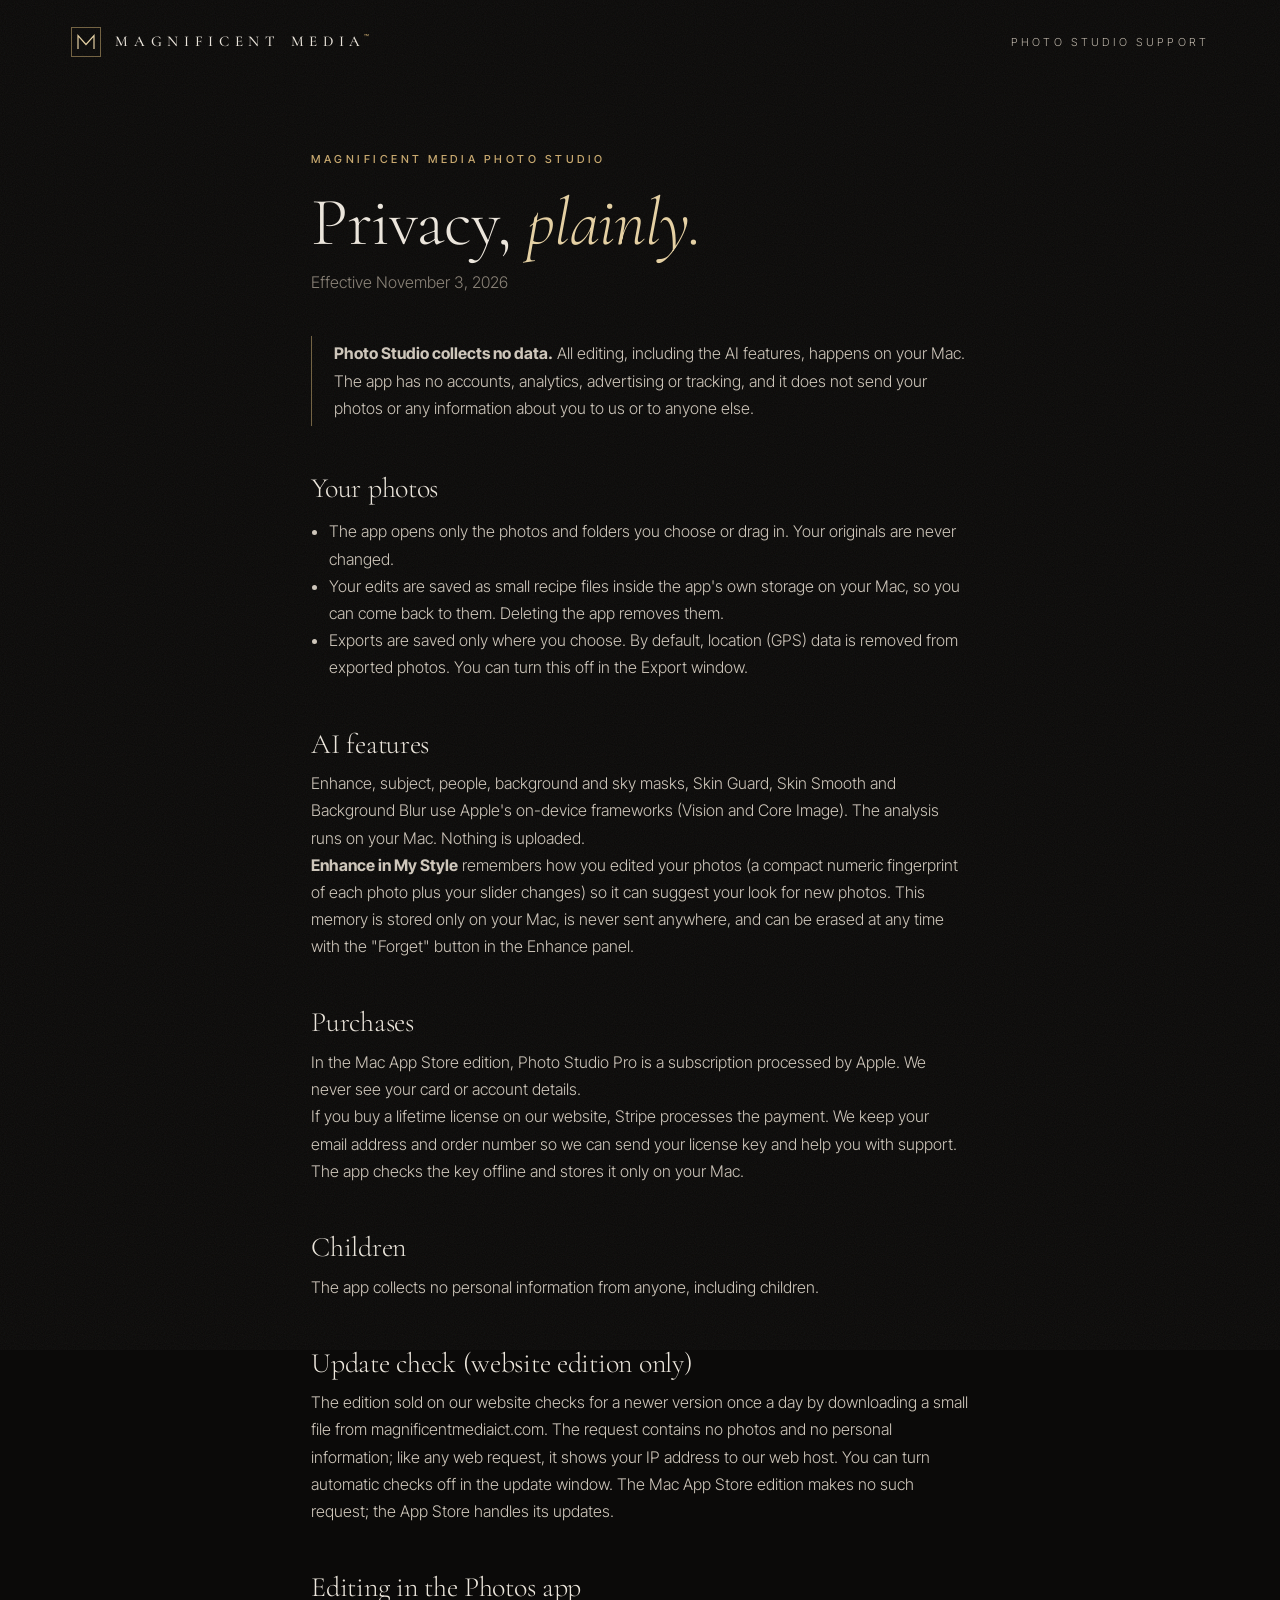
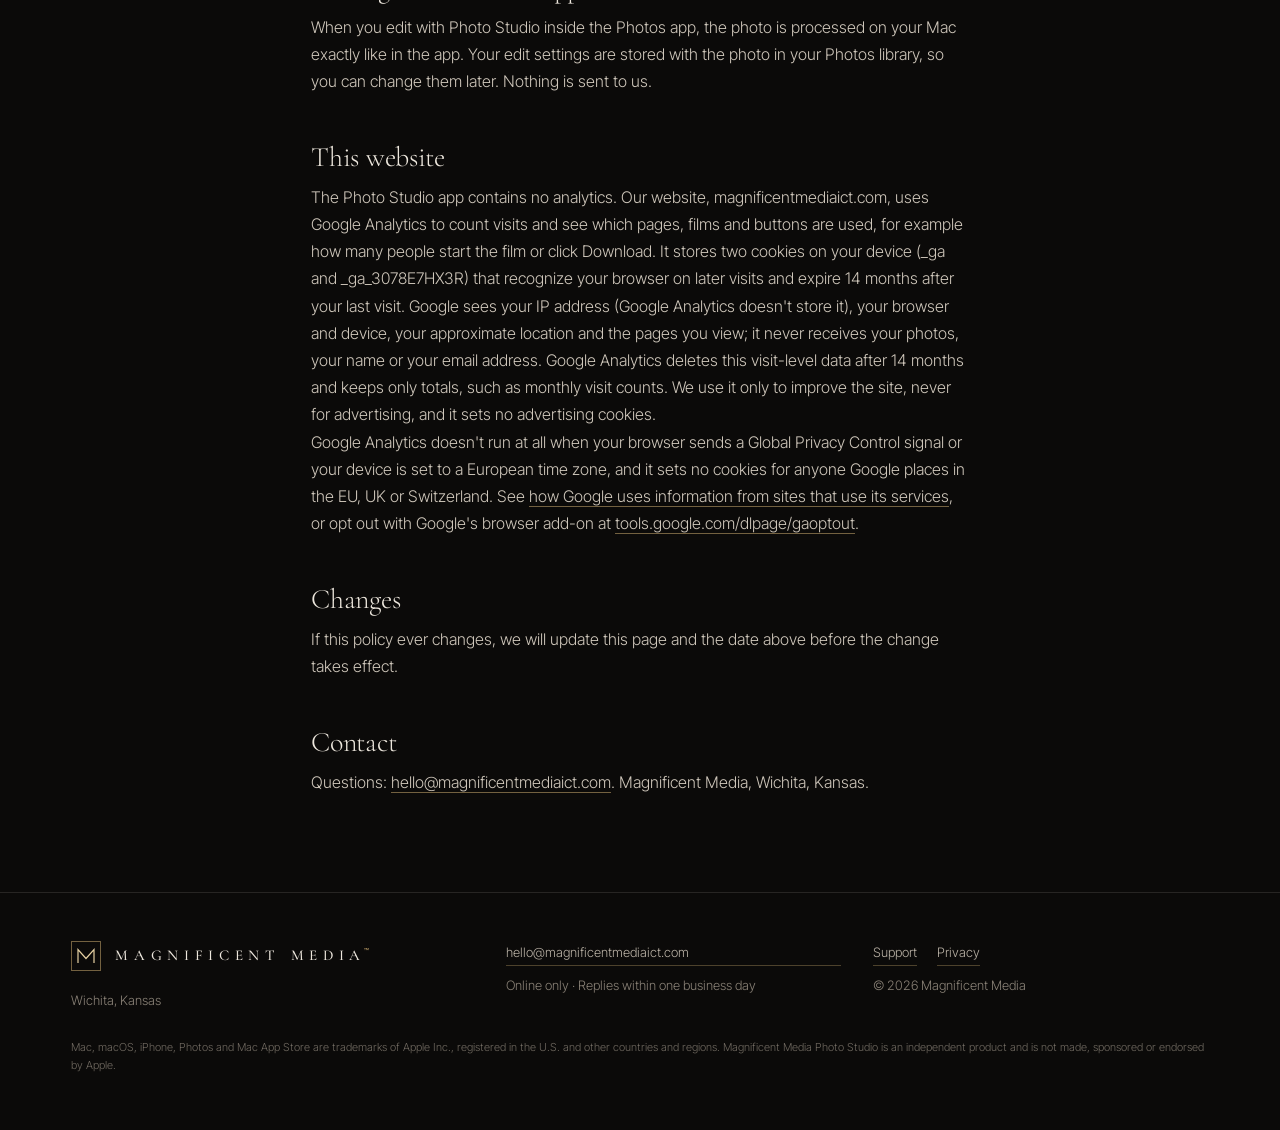
<file: photo-studio/privacy/index.html>
<!doctype html>
<html lang="en">
<head>
<meta charset="utf-8">
<meta name="viewport" content="width=device-width, initial-scale=1">
<script src="/assets/analytics.js?v=3" async></script>
<title>Photo Studio Privacy | Magnificent Media</title>
<link rel="canonical" href="https://magnificentmediaict.com/photo-studio/privacy/">
<meta name="description" content="Privacy policy for Magnificent Media Photo Studio, a photo editor that works entirely on your Mac and collects no data.">
<meta name="theme-color" content="#0b0a09">
<link rel="preconnect" href="https://fonts.googleapis.com">
<link rel="preconnect" href="https://fonts.gstatic.com" crossorigin>
<link href="https://fonts.googleapis.com/css2?family=Cormorant+Garamond:ital,wght@0,300;0,400;0,500;1,300;1,400&family=Inter+Tight:wght@300;400;500;600&display=swap" rel="stylesheet">
<link rel="stylesheet" href="/assets/luxe.css?v=6">
<style>
  .doc { max-width: 760px; margin: 0 auto; padding: clamp(120px, 16vh, 180px) var(--gutter, 24px) 96px; }
  .doc h1 { font-size: clamp(40px, 6vw, 68px); line-height: 1; margin: 18px 0 12px; }
  .doc h1 em { color: var(--gold-light, #e6d1a3); }
  .doc h2 { font-size: 28px; margin: 48px 0 12px; }
  .doc p, .doc li { color: #cfc7bb; line-height: 1.7; }
  .doc ul { padding-left: 1.1em; }
  .doc .meta { color: #8a8277; margin-bottom: 40px; }
  .doc .summary { border-left: 1px solid rgba(201,169,110,.55); padding: 4px 0 4px 22px; margin: 32px 0; }
  .doc p a { border-bottom: 1px solid rgba(201,169,110,.55); }
</style>
</head>
<body>
<header id="hdr">
  <div class="wrap nav">
    <a class="wordmark" href="/" aria-label="Magnificent Media home">
      <svg viewBox="0 0 30 30" aria-hidden="true"><rect x=".5" y=".5" width="29" height="29" fill="none" stroke="#c9a96e" stroke-opacity=".55"/><path d="M7 22V8.5l8 9 8-9V22" fill="none" stroke="#e6d1a3" stroke-width="1.2"/></svg>
      <span>Magnificent Media</span>
    </a>
    <nav class="nav-links" aria-label="Main">
      <a class="link" href="/photo-studio/support/">Photo Studio support</a>
    </nav>
  </div>
</header>

<main class="doc">
  <span class="label gold">Magnificent Media Photo Studio</span>
  <h1>Privacy, <em>plainly.</em></h1>
  <p class="meta">Effective November 3, 2026</p>

  <div class="summary">
    <p><strong>Photo Studio collects no data.</strong> All editing, including the AI features, happens on your Mac. The app has no accounts, analytics, advertising or tracking, and it does not send your photos or any information about you to us or to anyone else.</p>
  </div>

  <h2>Your photos</h2>
  <ul>
    <li>The app opens only the photos and folders you choose or drag in. Your originals are never changed.</li>
    <li>Your edits are saved as small recipe files inside the app's own storage on your Mac, so you can come back to them. Deleting the app removes them.</li>
    <li>Exports are saved only where you choose. By default, location (GPS) data is removed from exported photos. You can turn this off in the Export window.</li>
  </ul>

  <h2>AI features</h2>
  <p>Enhance, subject, people, background and sky masks, Skin Guard, Skin Smooth and Background Blur use Apple's on-device frameworks (Vision and Core Image). The analysis runs on your Mac. Nothing is uploaded.</p>
  <p><strong>Enhance in My Style</strong> remembers how you edited your photos (a compact numeric fingerprint of each photo plus your slider changes) so it can suggest your look for new photos. This memory is stored only on your Mac, is never sent anywhere, and can be erased at any time with the "Forget" button in the Enhance panel.</p>

  <h2>Purchases</h2>
  <p>In the Mac App Store edition, Photo Studio Pro is a subscription processed by Apple. We never see your card or account details.</p>
  <p>If you buy a lifetime license on our website, Stripe processes the payment. We keep your email address and order number so we can send your license key and help you with support. The app checks the key offline and stores it only on your Mac.</p>

  <h2>Children</h2>
  <p>The app collects no personal information from anyone, including children.</p>
  <h2>Update check (website edition only)</h2>
  <p>The edition sold on our website checks for a newer version once a day by downloading a small file from magnificentmediaict.com. The request contains no photos and no personal information; like any web request, it shows your IP address to our web host. You can turn automatic checks off in the update window. The Mac App Store edition makes no such request; the App Store handles its updates.</p>
  <h2>Editing in the Photos app</h2>
  <p>When you edit with Photo Studio inside the Photos app, the photo is processed on your Mac exactly like in the app. Your edit settings are stored with the photo in your Photos library, so you can change them later. Nothing is sent to us.</p>

  <h2>This website</h2>
  <p>The Photo Studio app contains no analytics. Our website, magnificentmediaict.com, uses Google Analytics to count visits and see which pages, films and buttons are used, for example how many people start the film or click Download. It stores two cookies on your device (_ga and _ga_3078E7HX3R) that recognize your browser on later visits and expire 14 months after your last visit. Google sees your IP address (Google Analytics doesn't store it), your browser and device, your approximate location and the pages you view; it never receives your photos, your name or your email address. Google Analytics deletes this visit-level data after 14 months and keeps only totals, such as monthly visit counts. We use it only to improve the site, never for advertising, and it sets no advertising cookies.</p>
  <p>Google Analytics doesn't run at all when your browser sends a Global Privacy Control signal or your device is set to a European time zone, and it sets no cookies for anyone Google places in the EU, UK or Switzerland. See <a href="https://policies.google.com/technologies/partner-sites">how Google uses information from sites that use its services</a>, or opt out with Google's browser add-on at <a href="https://tools.google.com/dlpage/gaoptout">tools.google.com/dlpage/gaoptout</a>.</p>

  <h2>Changes</h2>
  <p>If this policy ever changes, we will update this page and the date above before the change takes effect.</p>

  <h2>Contact</h2>
  <p>Questions: <a href="mailto:hello@magnificentmediaict.com">hello@magnificentmediaict.com</a>. Magnificent Media, Wichita, Kansas.</p>
</main>

<footer>
  <div class="wrap foot">
    <div class="stack">
      <span class="wordmark"><svg viewBox="0 0 30 30" aria-hidden="true"><rect x=".5" y=".5" width="29" height="29" fill="none" stroke="#c9a96e" stroke-opacity=".55"/><path d="M7 22V8.5l8 9 8-9V22" fill="none" stroke="#e6d1a3" stroke-width="1.2"/></svg><span>Magnificent Media</span></span>
      <span style="margin-top:10px">Wichita, Kansas</span>
    </div>
    <div class="stack">
      <a href="mailto:hello@magnificentmediaict.com">hello@magnificentmediaict.com</a>
      <span>Online only · Replies within one business day</span>
    </div>
    <div class="stack">
      <span class="links"><a href="/photo-studio/support/">Support</a><a href="/photo-studio/privacy/">Privacy</a></span>
      <span>© 2026 Magnificent Media</span>
    </div>
  </div>
  <p class="wrap tm">Mac, macOS, iPhone, Photos and Mac App Store are trademarks of Apple Inc., registered in the U.S. and other countries and regions. Magnificent Media Photo Studio is an independent product and is not made, sponsored or endorsed by Apple.</p>
</footer>
</body>
</html>
</file>
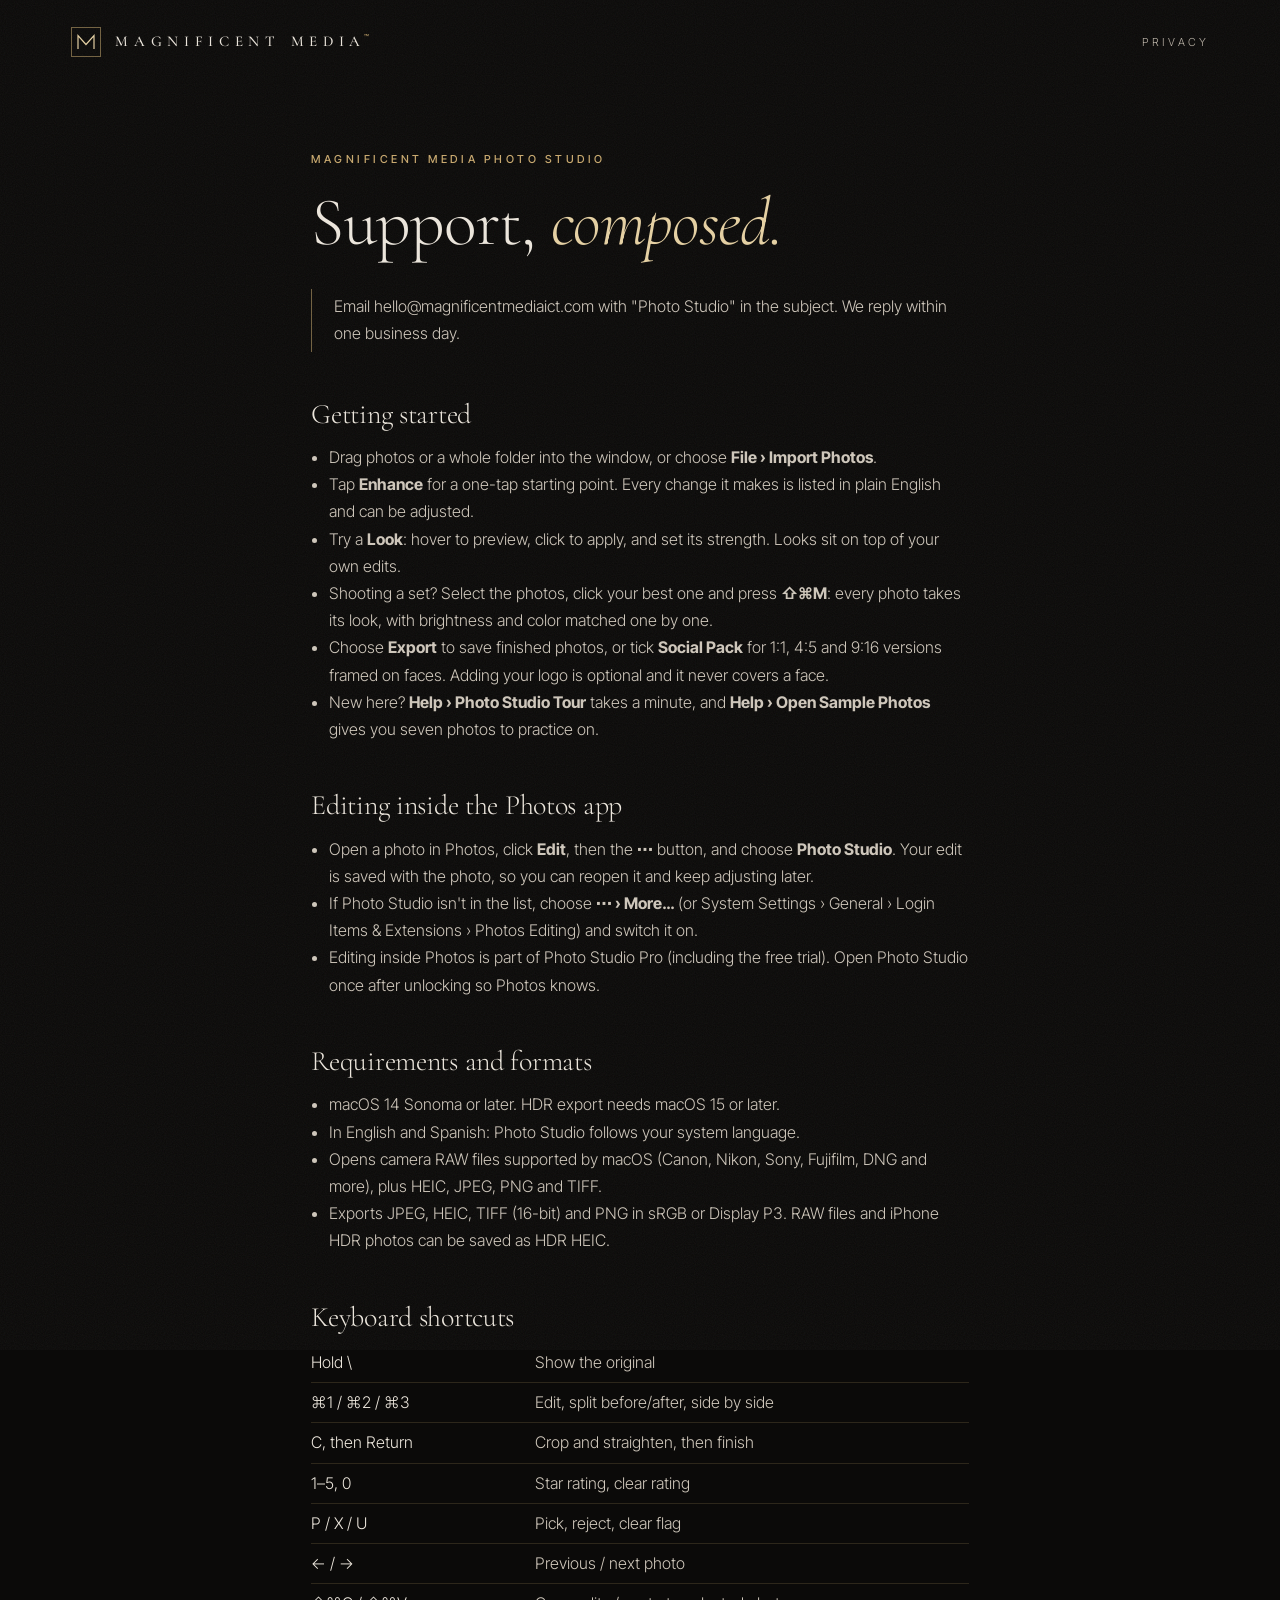
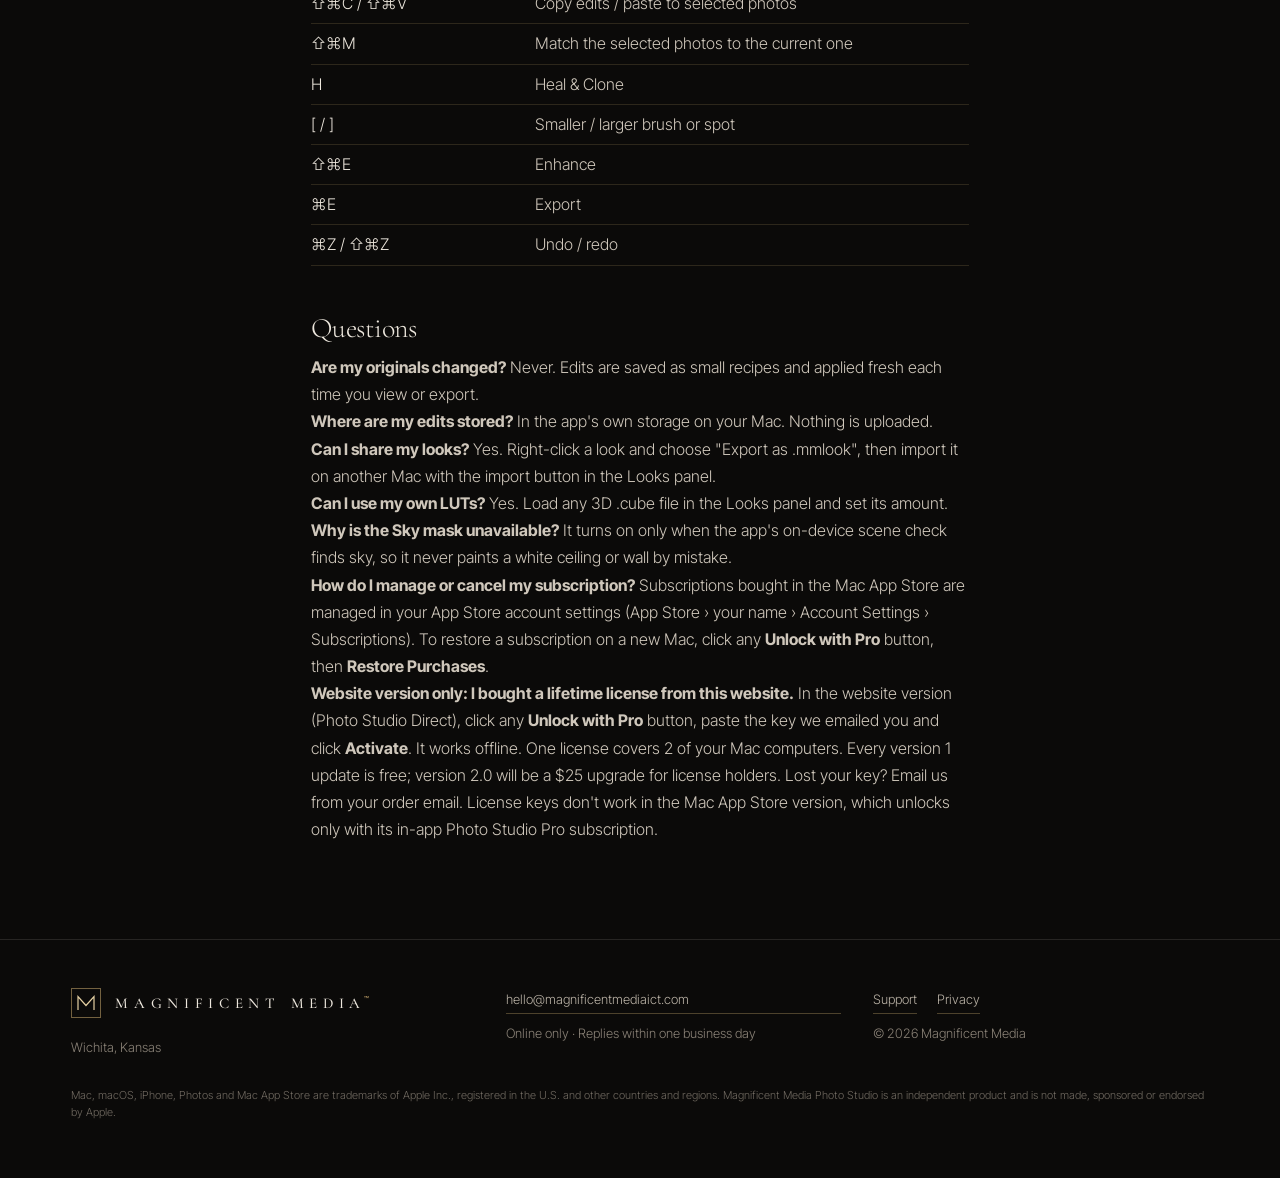
<file: photo-studio/support/index.html>
<!doctype html>
<html lang="en">
<head>
<meta charset="utf-8">
<meta name="viewport" content="width=device-width, initial-scale=1">
<script src="/assets/analytics.js?v=3" async></script>
<title>Photo Studio Support | Magnificent Media</title>
<link rel="canonical" href="https://magnificentmediaict.com/photo-studio/support/">
<meta name="description" content="Help for Magnificent Media Photo Studio: getting started, formats, shortcuts, exporting and contact.">
<meta name="theme-color" content="#0b0a09">
<link rel="preconnect" href="https://fonts.googleapis.com">
<link rel="preconnect" href="https://fonts.gstatic.com" crossorigin>
<link href="https://fonts.googleapis.com/css2?family=Cormorant+Garamond:ital,wght@0,300;0,400;0,500;1,300;1,400&family=Inter+Tight:wght@300;400;500;600&display=swap" rel="stylesheet">
<link rel="stylesheet" href="/assets/luxe.css?v=6">
<style>
  .doc { max-width: 760px; margin: 0 auto; padding: clamp(120px, 16vh, 180px) var(--gutter, 24px) 96px; }
  .doc h1 { font-size: clamp(40px, 6vw, 68px); line-height: 1; margin: 18px 0 12px; }
  .doc h1 em { color: var(--gold-light, #e6d1a3); }
  .doc h2 { font-size: 28px; margin: 48px 0 12px; }
  .doc p, .doc li, .doc td { color: #cfc7bb; line-height: 1.7; }
  .doc ul { padding-left: 1.1em; }
  .doc table { border-collapse: collapse; width: 100%; }
  .doc td { padding: 6px 0; border-bottom: 1px solid rgba(201,169,110,.18); vertical-align: top; }
  .doc td:first-child { width: 34%; color: #ede7dd; }
  .doc .contact { border-left: 1px solid rgba(201,169,110,.55); padding: 4px 0 4px 22px; margin: 32px 0; }
</style>
</head>
<body>
<header id="hdr">
  <div class="wrap nav">
    <a class="wordmark" href="/" aria-label="Magnificent Media home">
      <svg viewBox="0 0 30 30" aria-hidden="true"><rect x=".5" y=".5" width="29" height="29" fill="none" stroke="#c9a96e" stroke-opacity=".55"/><path d="M7 22V8.5l8 9 8-9V22" fill="none" stroke="#e6d1a3" stroke-width="1.2"/></svg>
      <span>Magnificent Media</span>
    </a>
    <nav class="nav-links" aria-label="Main">
      <a class="link" href="/photo-studio/privacy/">Privacy</a>
    </nav>
  </div>
</header>

<main class="doc">
  <span class="label gold">Magnificent Media Photo Studio</span>
  <h1>Support, <em>composed.</em></h1>

  <div class="contact">
    <p>Email <a href="mailto:hello@magnificentmediaict.com?subject=Photo%20Studio%20support">hello@magnificentmediaict.com</a> with "Photo Studio" in the subject. We reply within one business day.</p>
  </div>

  <h2>Getting started</h2>
  <ul>
    <li>Drag photos or a whole folder into the window, or choose <strong>File › Import Photos</strong>.</li>
    <li>Tap <strong>Enhance</strong> for a one-tap starting point. Every change it makes is listed in plain English and can be adjusted.</li>
    <li>Try a <strong>Look</strong>: hover to preview, click to apply, and set its strength. Looks sit on top of your own edits.</li>
    <li>Shooting a set? Select the photos, click your best one and press <strong>⇧⌘M</strong>: every photo takes its look, with brightness and color matched one by one.</li>
    <li>Choose <strong>Export</strong> to save finished photos, or tick <strong>Social Pack</strong> for 1:1, 4:5 and 9:16 versions framed on faces. Adding your logo is optional and it never covers a face.</li>
    <li>New here? <strong>Help › Photo Studio Tour</strong> takes a minute, and <strong>Help › Open Sample Photos</strong> gives you seven photos to practice on.</li>
  </ul>

  <h2>Editing inside the Photos app</h2>
  <ul>
    <li>Open a photo in Photos, click <strong>Edit</strong>, then the <strong>⋯</strong> button, and choose <strong>Photo Studio</strong>. Your edit is saved with the photo, so you can reopen it and keep adjusting later.</li>
    <li>If Photo Studio isn't in the list, choose <strong>⋯ › More…</strong> (or System Settings › General › Login Items &amp; Extensions › Photos Editing) and switch it on.</li>
    <li>Editing inside Photos is part of Photo Studio Pro (including the free trial). Open Photo Studio once after unlocking so Photos knows.</li>
  </ul>

  <h2>Requirements and formats</h2>
  <ul>
    <li>macOS 14 Sonoma or later. HDR export needs macOS 15 or later.</li>
    <li>In English and Spanish: Photo Studio follows your system language.</li>
    <li>Opens camera RAW files supported by macOS (Canon, Nikon, Sony, Fujifilm, DNG and more), plus HEIC, JPEG, PNG and TIFF.</li>
    <li>Exports JPEG, HEIC, TIFF (16-bit) and PNG in sRGB or Display P3. RAW files and iPhone HDR photos can be saved as HDR HEIC.</li>
  </ul>

  <h2>Keyboard shortcuts</h2>
  <table>
    <tr><td>Hold \</td><td>Show the original</td></tr>
    <tr><td>⌘1 / ⌘2 / ⌘3</td><td>Edit, split before/after, side by side</td></tr>
    <tr><td>C, then Return</td><td>Crop and straighten, then finish</td></tr>
    <tr><td>1–5, 0</td><td>Star rating, clear rating</td></tr>
    <tr><td>P / X / U</td><td>Pick, reject, clear flag</td></tr>
    <tr><td>← / →</td><td>Previous / next photo</td></tr>
    <tr><td>⇧⌘C / ⇧⌘V</td><td>Copy edits / paste to selected photos</td></tr>
    <tr><td>⇧⌘M</td><td>Match the selected photos to the current one</td></tr>
    <tr><td>H</td><td>Heal &amp; Clone</td></tr>
    <tr><td>[ / ]</td><td>Smaller / larger brush or spot</td></tr>
    <tr><td>⇧⌘E</td><td>Enhance</td></tr>
    <tr><td>⌘E</td><td>Export</td></tr>
    <tr><td>⌘Z / ⇧⌘Z</td><td>Undo / redo</td></tr>
  </table>

  <h2>Questions</h2>
  <p><strong>Are my originals changed?</strong> Never. Edits are saved as small recipes and applied fresh each time you view or export.</p>
  <p><strong>Where are my edits stored?</strong> In the app's own storage on your Mac. Nothing is uploaded.</p>
  <p><strong>Can I share my looks?</strong> Yes. Right-click a look and choose "Export as .mmlook", then import it on another Mac with the import button in the Looks panel.</p>
  <p><strong>Can I use my own LUTs?</strong> Yes. Load any 3D .cube file in the Looks panel and set its amount.</p>
  <p><strong>Why is the Sky mask unavailable?</strong> It turns on only when the app's on-device scene check finds sky, so it never paints a white ceiling or wall by mistake.</p>
  <p><strong>How do I manage or cancel my subscription?</strong> Subscriptions bought in the Mac App Store are managed in your App Store account settings (App Store › your name › Account Settings › Subscriptions). To restore a subscription on a new Mac, click any <strong>Unlock with Pro</strong> button, then <strong>Restore Purchases</strong>.</p>
  <p><strong>Website version only: I bought a lifetime license from this website.</strong> In the website version (Photo Studio Direct), click any <strong>Unlock with Pro</strong> button, paste the key we emailed you and click <strong>Activate</strong>. It works offline. One license covers 2 of your Mac computers. Every version 1 update is free; version 2.0 will be a $25 upgrade for license holders. Lost your key? Email us from your order email. License keys don't work in the Mac App Store version, which unlocks only with its in-app Photo Studio Pro subscription.</p>
</main>

<footer>
  <div class="wrap foot">
    <div class="stack">
      <span class="wordmark"><svg viewBox="0 0 30 30" aria-hidden="true"><rect x=".5" y=".5" width="29" height="29" fill="none" stroke="#c9a96e" stroke-opacity=".55"/><path d="M7 22V8.5l8 9 8-9V22" fill="none" stroke="#e6d1a3" stroke-width="1.2"/></svg><span>Magnificent Media</span></span>
      <span style="margin-top:10px">Wichita, Kansas</span>
    </div>
    <div class="stack">
      <a href="mailto:hello@magnificentmediaict.com">hello@magnificentmediaict.com</a>
      <span>Online only · Replies within one business day</span>
    </div>
    <div class="stack">
      <span class="links"><a href="/photo-studio/support/">Support</a><a href="/photo-studio/privacy/">Privacy</a></span>
      <span>© 2026 Magnificent Media</span>
    </div>
  </div>
  <p class="wrap tm">Mac, macOS, iPhone, Photos and Mac App Store are trademarks of Apple Inc., registered in the U.S. and other countries and regions. Magnificent Media Photo Studio is an independent product and is not made, sponsored or endorsed by Apple.</p>
</footer>
</body>
</html>
</file>
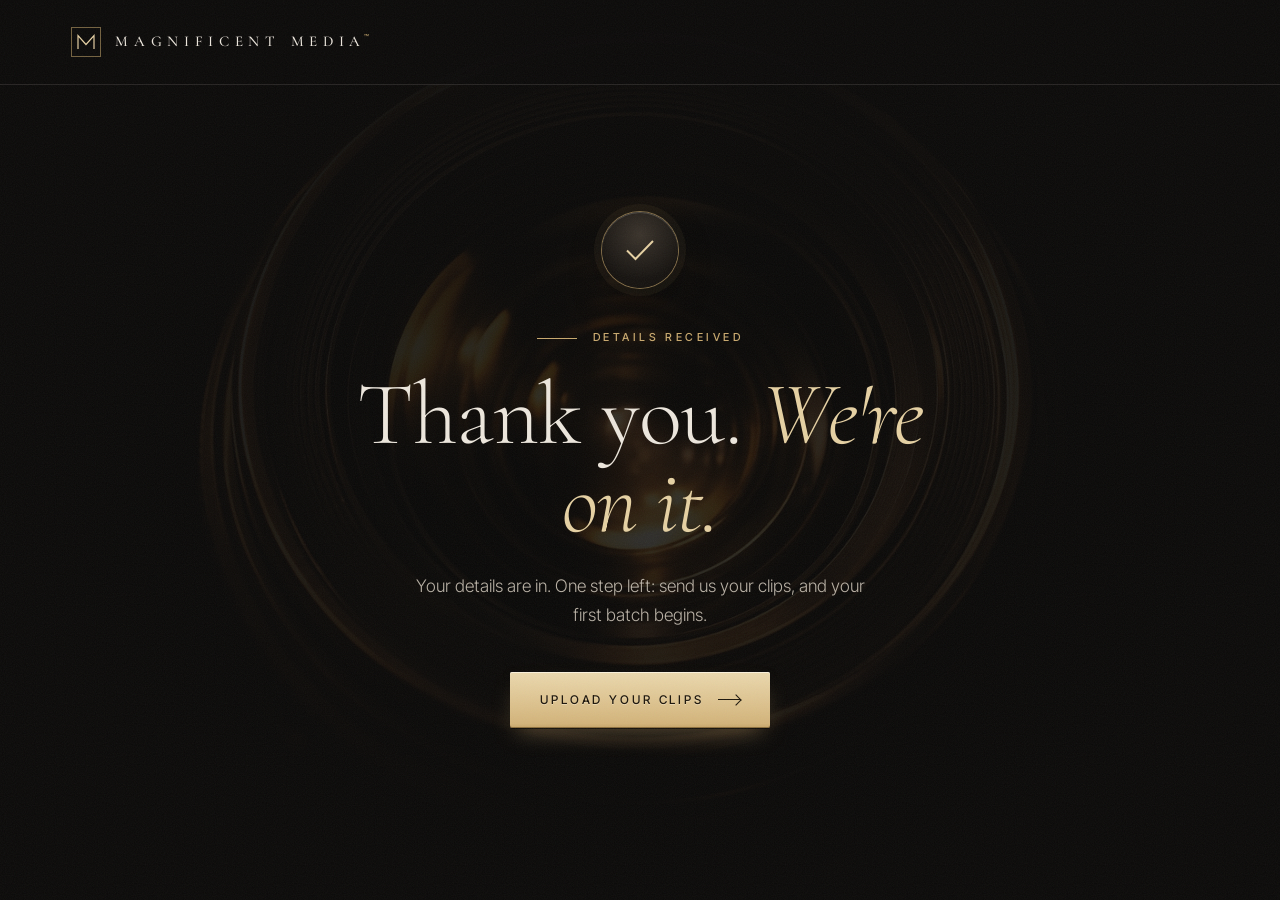
<file: welcome/thanks/index.html>
<!doctype html>
<html lang="en">
<head>
<meta charset="utf-8">
<meta name="viewport" content="width=device-width, initial-scale=1">
<script src="/assets/analytics.js?v=3" async></script>
<meta name="robots" content="noindex">
<title>Received | Magnificent Media</title>
<meta name="theme-color" content="#0b0a09">
<link rel="icon" href="data:image/svg+xml,%3Csvg xmlns='http://www.w3.org/2000/svg' viewBox='0 0 64 64'%3E%3Crect width='64' height='64' fill='%230b0a09'/%3E%3Cpath d='M14 46V18l18 20 18-20v28' fill='none' stroke='%23c9a96e' stroke-width='3'/%3E%3C/svg%3E">
<link rel="preconnect" href="https://fonts.googleapis.com">
<link rel="preconnect" href="https://fonts.gstatic.com" crossorigin>
<link href="https://fonts.googleapis.com/css2?family=Cormorant+Garamond:ital,wght@0,300;0,400;0,500;1,300;1,400&family=Inter+Tight:wght@300;400;500;600&display=swap" rel="stylesheet">
<link rel="stylesheet" href="/assets/luxe.css?v=6">
<style>
  body { min-height: 100svh; display: flex; flex-direction: column; }
  header { background: rgba(11,10,9,.78); border-bottom-color: var(--line); }
  main { flex: 1; display: grid; place-items: center; text-align: center; padding: 140px var(--gutter) 100px; position: relative; overflow: hidden; }
  main::before { content: ""; position: absolute; inset: 0; background: url("/media/lens.jpg") center / cover no-repeat; opacity: .28; }
  main::after { content: ""; position: absolute; inset: 0; background: radial-gradient(ellipse at center, rgba(11,10,9,.35), var(--ink) 72%); }
  .inner { position: relative; z-index: 1; max-width: 640px; }
  .seal { width: 76px; height: 76px; margin: 0 auto 34px; border-radius: 50%; display: grid; place-items: center;
    background: radial-gradient(circle at 50% 30%, #3a332b, #15120f 70%);
    box-shadow: inset 0 1px 0 rgba(255,255,255,.18), 0 0 0 1px rgba(201,169,110,.6), 0 0 0 8px rgba(201,169,110,.06), 0 18px 40px -12px rgba(0,0,0,.9); }
  .seal svg { width: 30px; height: 24px; }
  h1 { font-size: clamp(48px, 7vw, 92px); line-height: .98; margin: 22px 0 24px; }
  .inner .body-lg { margin: 0 auto 42px; }
  @media (max-width: 560px) { .inner .btn { width: 100%; } }
</style>
</head>
<body>
<header>
  <div class="wrap nav">
    <a class="wordmark" href="/" aria-label="Magnificent Media home">
      <svg viewBox="0 0 30 30" aria-hidden="true"><rect x=".5" y=".5" width="29" height="29" fill="none" stroke="#c9a96e" stroke-opacity=".55"/><path d="M7 22V8.5l8 9 8-9V22" fill="none" stroke="#e6d1a3" stroke-width="1.2"/></svg>
      <span>Magnificent Media</span>
    </a>
  </div>
</header>
<main>
  <div class="inner">
    <div class="seal" aria-hidden="true"><svg viewBox="0 0 30 24"><path d="M2 12.5l8.5 8.5L28 3" fill="none" stroke="#e6d1a3" stroke-width="2"/></svg></div>
    <span class="label gold"><span class="rule"></span>Details received</span>
    <h1>Thank you. <em>We're on it.</em></h1>
    <p class="body-lg">Your details are in. One step left: send us your clips, and your first batch begins.</p>
    <a class="btn btn-gold" href="/welcome/#upload">Upload your clips <span class="arrow"></span></a>
  </div>
</main>
</body>
</html>
</file>
<file: assets/luxe.css>
/* Magnificent Media: shared luxury styles (tokens, type, buttons, header, footer, FAQ, reveal) */
:root {
  --ink: #0b0a09;
  --ink-2: #13110f;
  --ink-3: #1b1815;
  --ivory: #ede7dd;
  --ivory-dim: #b9b1a5;
  --stone: #8a8277;
  --bone: #f3efe8;
  --bone-ink: #1a1714;
  --gold: #c9a96e;
  --gold-hi: #e6d1a3;
  --gold-lo: #9c7c45;
  --line: rgba(237, 231, 221, .12);
  --line-strong: rgba(237, 231, 221, .22);
  --serif: "Cormorant Garamond", "Times New Roman", serif;
  --sans: "Inter Tight", system-ui, -apple-system, "Segoe UI", sans-serif;
  --gutter: clamp(16px, 4vw, 56px);
  --max: 1240px;
}
* { box-sizing: border-box; }
html { scroll-behavior: smooth; -webkit-text-size-adjust: 100%; }
body {
  margin: 0;
  background: var(--ink);
  color: var(--ivory);
  font-family: var(--sans);
  font-weight: 300;
  font-size: 16px;
  line-height: 1.7;
  -webkit-font-smoothing: antialiased;
  -moz-osx-font-smoothing: grayscale;
  overflow-x: hidden;
}
img, video { display: block; max-width: 100%; }
a { color: inherit; text-decoration: none; }
::selection { background: var(--gold); color: var(--ink); }
.wrap { max-width: var(--max); margin: 0 auto; padding: 0 var(--gutter); }

/* Film grain over everything, very faint */
body::after {
  content: ""; position: fixed; inset: -50%; z-index: 100; pointer-events: none; opacity: .06;
  background-image: url("data:image/svg+xml,%3Csvg xmlns='http://www.w3.org/2000/svg' width='160' height='160'%3E%3Cfilter id='n'%3E%3CfeTurbulence type='fractalNoise' baseFrequency='.9' numOctaves='2' stitchTiles='stitch'/%3E%3C/filter%3E%3Crect width='100%25' height='100%25' filter='url(%23n)'/%3E%3C/svg%3E");
  animation: grain 1.2s steps(4) infinite;
}
@keyframes grain { 0%{transform:translate(0,0)} 25%{transform:translate(-3%,2%)} 50%{transform:translate(2%,-3%)} 75%{transform:translate(-2%,-1%)} 100%{transform:translate(0,0)} }

/* Type */
.label {
  font-family: var(--sans); font-size: 11px; font-weight: 500; letter-spacing: .32em; text-transform: uppercase;
  color: var(--stone);
}
.label.gold { color: var(--gold); }
.rule { display: inline-block; width: 40px; height: 1px; background: var(--gold); vertical-align: middle; margin-right: 16px; }
h1, h2, h3 { font-family: var(--serif); font-weight: 300; letter-spacing: -.01em; margin: 0; }
h1 em, h2 em, h3 em { font-style: italic; color: var(--gold-hi); }
h2 { font-size: clamp(38px, 5.6vw, 76px); line-height: 1.02; }
h3 { font-size: clamp(26px, 2.6vw, 34px); line-height: 1.1; }
p { margin: 0; }
.body-lg { font-size: clamp(16px, 1.35vw, 18px); color: var(--ivory-dim); max-width: 46ch; }

/* Buttons that feel physical */
.btn {
  position: relative; display: inline-flex; align-items: center; justify-content: center; gap: 14px;
  height: 56px; padding: 0 30px; border-radius: 2px; cursor: pointer; border: 0;
  font: 500 12px/1 var(--sans); letter-spacing: .24em; text-transform: uppercase; white-space: nowrap;
  transition: transform .18s cubic-bezier(.2,.7,.2,1), box-shadow .25s, background-position .6s, color .25s, border-color .25s;
  -webkit-tap-highlight-color: transparent;
}
.btn .arrow { width: 22px; height: 1px; background: currentColor; position: relative; transition: width .3s; }
.btn .arrow::after { content: ""; position: absolute; right: 0; top: -3px; width: 7px; height: 7px; border-top: 1px solid currentColor; border-right: 1px solid currentColor; transform: rotate(45deg); }
.btn:hover .arrow { width: 32px; }
.btn:focus-visible { outline: 1px solid var(--gold-hi); outline-offset: 4px; }

.btn-gold {
  color: #1c150b;
  background: linear-gradient(180deg, #ecd9ae 0%, #d3b47a 46%, #b89458 54%, #caa96c 100%);
  background-size: 100% 200%;
  box-shadow:
    inset 0 1px 0 rgba(255,250,235,.75),
    inset 0 -1px 0 rgba(90,64,24,.55),
    0 1px 0 rgba(0,0,0,.6),
    0 10px 24px -8px rgba(201,169,110,.45),
    0 2px 6px rgba(0,0,0,.5);
  text-shadow: 0 1px 0 rgba(255,245,220,.45);
}
.btn-gold::before { /* moving sheen */
  content: ""; position: absolute; inset: 0; border-radius: inherit; pointer-events: none;
  background: linear-gradient(105deg, transparent 35%, rgba(255,255,255,.45) 50%, transparent 65%);
  background-size: 250% 100%; background-position: 130% 0; transition: background-position .9s ease;
}
.btn-gold:hover { transform: translateY(-1px); box-shadow: inset 0 1px 0 rgba(255,250,235,.8), inset 0 -1px 0 rgba(90,64,24,.55), 0 1px 0 rgba(0,0,0,.6), 0 16px 34px -10px rgba(201,169,110,.6), 0 3px 8px rgba(0,0,0,.5); }
.btn-gold:hover::before { background-position: -30% 0; }
.btn-gold:active { transform: translateY(1px); box-shadow: inset 0 2px 6px rgba(70,48,16,.55), inset 0 -1px 0 rgba(255,240,210,.3), 0 1px 0 rgba(0,0,0,.5); }

.btn-glass {
  color: var(--ivory);
  background: linear-gradient(180deg, rgba(255,255,255,.07), rgba(255,255,255,.02));
  border: 1px solid var(--line-strong);
  box-shadow: inset 0 1px 0 rgba(255,255,255,.08), 0 8px 24px -12px rgba(0,0,0,.8);
  backdrop-filter: blur(10px); -webkit-backdrop-filter: blur(10px);
}
.btn-glass:hover { border-color: rgba(201,169,110,.6); color: var(--gold-hi); transform: translateY(-1px); }
.btn-glass:active { transform: translateY(1px); box-shadow: inset 0 2px 8px rgba(0,0,0,.6); }

.btn-ink { /* for light sections */
  color: var(--bone);
  background: linear-gradient(180deg, #2a2520, #14110e);
  box-shadow: inset 0 1px 0 rgba(255,255,255,.12), inset 0 -1px 0 rgba(0,0,0,.6), 0 10px 22px -10px rgba(20,17,14,.7), 0 2px 4px rgba(20,17,14,.35);
}
.btn-ink:hover { transform: translateY(-1px); color: var(--gold-hi); }
.btn-ink:active { transform: translateY(1px); box-shadow: inset 0 2px 6px rgba(0,0,0,.7); }
.btn-outline-ink { color: var(--bone-ink); border: 1px solid rgba(26,23,20,.35); background: transparent; }
.btn-outline-ink:hover { border-color: var(--bone-ink); transform: translateY(-1px); }
.btn-outline-ink:active { transform: translateY(1px); background: rgba(26,23,20,.05); }

/* Header */
header {
  position: fixed; top: 0; left: 0; right: 0; z-index: 50;
  transition: background .4s, border-color .4s, backdrop-filter .4s;
  border-bottom: 1px solid transparent;
}
header.scrolled { background: rgba(11,10,9,.78); border-bottom-color: var(--line); backdrop-filter: blur(14px); -webkit-backdrop-filter: blur(14px); }
.nav { display: flex; align-items: center; justify-content: space-between; height: 84px; }
.wordmark { display: flex; align-items: center; gap: 14px; }
.wordmark svg { width: 30px; height: 30px; flex: none; }
.wordmark span { font-family: var(--serif); font-weight: 500; font-size: 15px; letter-spacing: .38em; text-transform: uppercase; white-space: nowrap; }
/* Trademark symbol after the wordmark (owner decision 2026-11-02): small, raised, gold, outside the letter-spacing */
.wordmark span::after { content: "\2122"; font-family: var(--sans, sans-serif); font-weight: 400; font-size: max(.55em, 7px); letter-spacing: 0; vertical-align: super; line-height: 0; margin-left: -.2em; color: var(--gold, #c9a96e); }
.nav-links { display: flex; align-items: center; gap: 40px; }
.nav-links a.link { font-size: 11px; letter-spacing: .28em; text-transform: uppercase; color: var(--ivory-dim); position: relative; padding: 6px 0; }
.nav-links a.link::after { content: ""; position: absolute; left: 0; right: 100%; bottom: 0; height: 1px; background: var(--gold); transition: right .35s ease; }
.nav-links a.link:hover { color: var(--ivory); }
.nav-links a.link:hover::after { right: 0; }
.nav .btn { height: 44px; padding: 0 22px; font-size: 11px; }

details { border-bottom: 1px solid var(--line); }
details:first-of-type { border-top: 1px solid var(--line); }
summary { cursor: pointer; list-style: none; display: flex; justify-content: space-between; align-items: center; gap: 24px; padding: 28px 0; font-family: var(--serif); font-size: clamp(21px, 2vw, 27px); line-height: 1.25; transition: color .25s; }
summary::-webkit-details-marker { display: none; }
summary:hover { color: var(--gold-hi); }
summary .pm { position: relative; flex: none; width: 14px; height: 14px; }
summary .pm::before, summary .pm::after { content: ""; position: absolute; left: 0; top: 6.5px; width: 14px; height: 1px; background: var(--gold); transition: transform .3s; }
summary .pm::after { transform: rotate(90deg); }
details[open] summary .pm::after { transform: rotate(0deg); }
details p { color: var(--ivory-dim); padding: 0 0 30px; max-width: 58ch; font-size: 15px; }

footer { border-top: 1px solid var(--line); padding: 48px 0 56px; }
.foot { display: grid; grid-template-columns: 1.2fr 1fr 1fr; gap: 32px; align-items: start; font-size: 13px; color: var(--stone); }
.foot a { color: var(--ivory-dim); border-bottom: 1px solid rgba(201,169,110,.35); padding-bottom: 2px; transition: color .25s, border-color .25s; }
.foot a:hover, .foot a:focus-visible { color: var(--gold-hi); border-bottom-color: var(--gold-hi); outline: none; }
.foot .wordmark, .foot a.wordmark { border-bottom: 0; }
.foot .links { display: flex; gap: 20px; flex-wrap: wrap; }
/* Anchored sections stop below the fixed header, and the one you land on glows briefly */
[id] { scroll-margin-top: 110px; }
:target > h3:first-child { animation: arrive 2.4s ease; }
@keyframes arrive { 0%, 35% { color: var(--gold-hi); } 100% { color: inherit; } }
.foot .wordmark span { color: var(--ivory); }
.foot .stack { display: flex; flex-direction: column; gap: 8px; }
.tm { margin-top: 28px; font-size: 11px; line-height: 1.6; color: var(--stone); opacity: .8; }

/* Reveal on scroll */
.reveal { opacity: 0; transform: translateY(28px); transition: opacity 1.1s cubic-bezier(.2,.7,.2,1), transform 1.1s cubic-bezier(.2,.7,.2,1); }
.reveal.in { opacity: 1; transform: none; }
/* Video frames + physical play control (never placed over a face) */
.frame { position: relative; overflow: hidden; background: #000; box-shadow: 0 40px 80px -30px rgba(0,0,0,.9), 0 0 0 1px var(--line); }
.frame.tall { aspect-ratio: 9/16; }
.frame img { width: 100%; height: 100%; object-fit: cover; }
/* Videos always show the whole picture, never cropped or zoomed: in the frame (same 9:16 shape) and in fullscreen */
.frame video { width: 100%; height: 100%; object-fit: contain; object-position: 50% 50%; background: #000; }
video:fullscreen { object-fit: contain !important; object-position: 50% 50% !important; width: 100% !important; height: 100% !important; transform: none !important; background: #000; }
video:-webkit-full-screen { object-fit: contain !important; object-position: 50% 50% !important; width: 100% !important; height: 100% !important; transform: none !important; background: #000; }
video:-moz-full-screen { object-fit: contain !important; object-position: 50% 50% !important; width: 100% !important; height: 100% !important; background: #000; }
.frame .cap { position: absolute; left: 14px; bottom: 12px; font-size: 10px; letter-spacing: .3em; text-transform: uppercase; color: rgba(237,231,221,.85); text-shadow: 0 1px 6px rgba(0,0,0,.8); }
.play-row { display: flex; align-items: center; gap: 14px; margin-top: 18px; background: none; border: 0; padding: 0; cursor: pointer; color: var(--ivory); font: 500 10.5px/1.2 var(--sans); letter-spacing: .28em; text-transform: uppercase; text-align: left; }
.play-btn {
  position: relative; flex: none; width: 52px; height: 52px; border-radius: 50%;
  background: radial-gradient(circle at 50% 30%, #3a332b, #15120f 70%);
  box-shadow: inset 0 1px 0 rgba(255,255,255,.18), inset 0 -2px 4px rgba(0,0,0,.6), 0 0 0 1px rgba(201,169,110,.55), 0 10px 24px -8px rgba(0,0,0,.9);
  transition: transform .2s, box-shadow .25s;
}
.play-btn::after { content: ""; position: absolute; left: 21px; top: 17px; border-left: 14px solid var(--gold-hi); border-top: 9px solid transparent; border-bottom: 9px solid transparent; }
.play-row:hover .play-btn { transform: scale(1.05); box-shadow: inset 0 1px 0 rgba(255,255,255,.22), inset 0 -2px 4px rgba(0,0,0,.6), 0 0 0 1px var(--gold-hi), 0 14px 30px -8px rgba(201,169,110,.35); }
.play-row:hover .play-label { color: var(--gold-hi); }
.play-row:active .play-btn { transform: scale(.96); box-shadow: inset 0 3px 8px rgba(0,0,0,.8), 0 0 0 1px rgba(201,169,110,.55); }
.play-row:focus-visible { outline: 1px solid var(--gold-hi); outline-offset: 6px; }
.play-label { transition: color .25s; }
.frame.playing + .play-row { opacity: .4; pointer-events: none; }

@media (prefers-reduced-motion: reduce) {
  .reveal { opacity: 1; transform: none; transition: none; }
  body::after { animation: none; }
}

@media (max-width: 980px) {
  .nav-links a.link { display: none; }
  .foot { grid-template-columns: 1fr; }
}
@media (max-width: 560px) {
  .nav { height: 68px; }
  .wordmark span { font-size: 12px; letter-spacing: .3em; }
  .wordmark svg { width: 26px; height: 26px; }
  .nav .btn { height: 40px; padding: 0 16px; font-size: 10px; letter-spacing: .2em; }
}
@media (max-width: 420px) {
  .wordmark { gap: 10px; }
  .wordmark span { font-size: 10.5px; letter-spacing: .2em; }
  .wordmark svg { width: 24px; height: 24px; }
  .nav .btn { padding: 0 12px; font-size: 9.5px; letter-spacing: .16em; height: 38px; }
}
</file>
